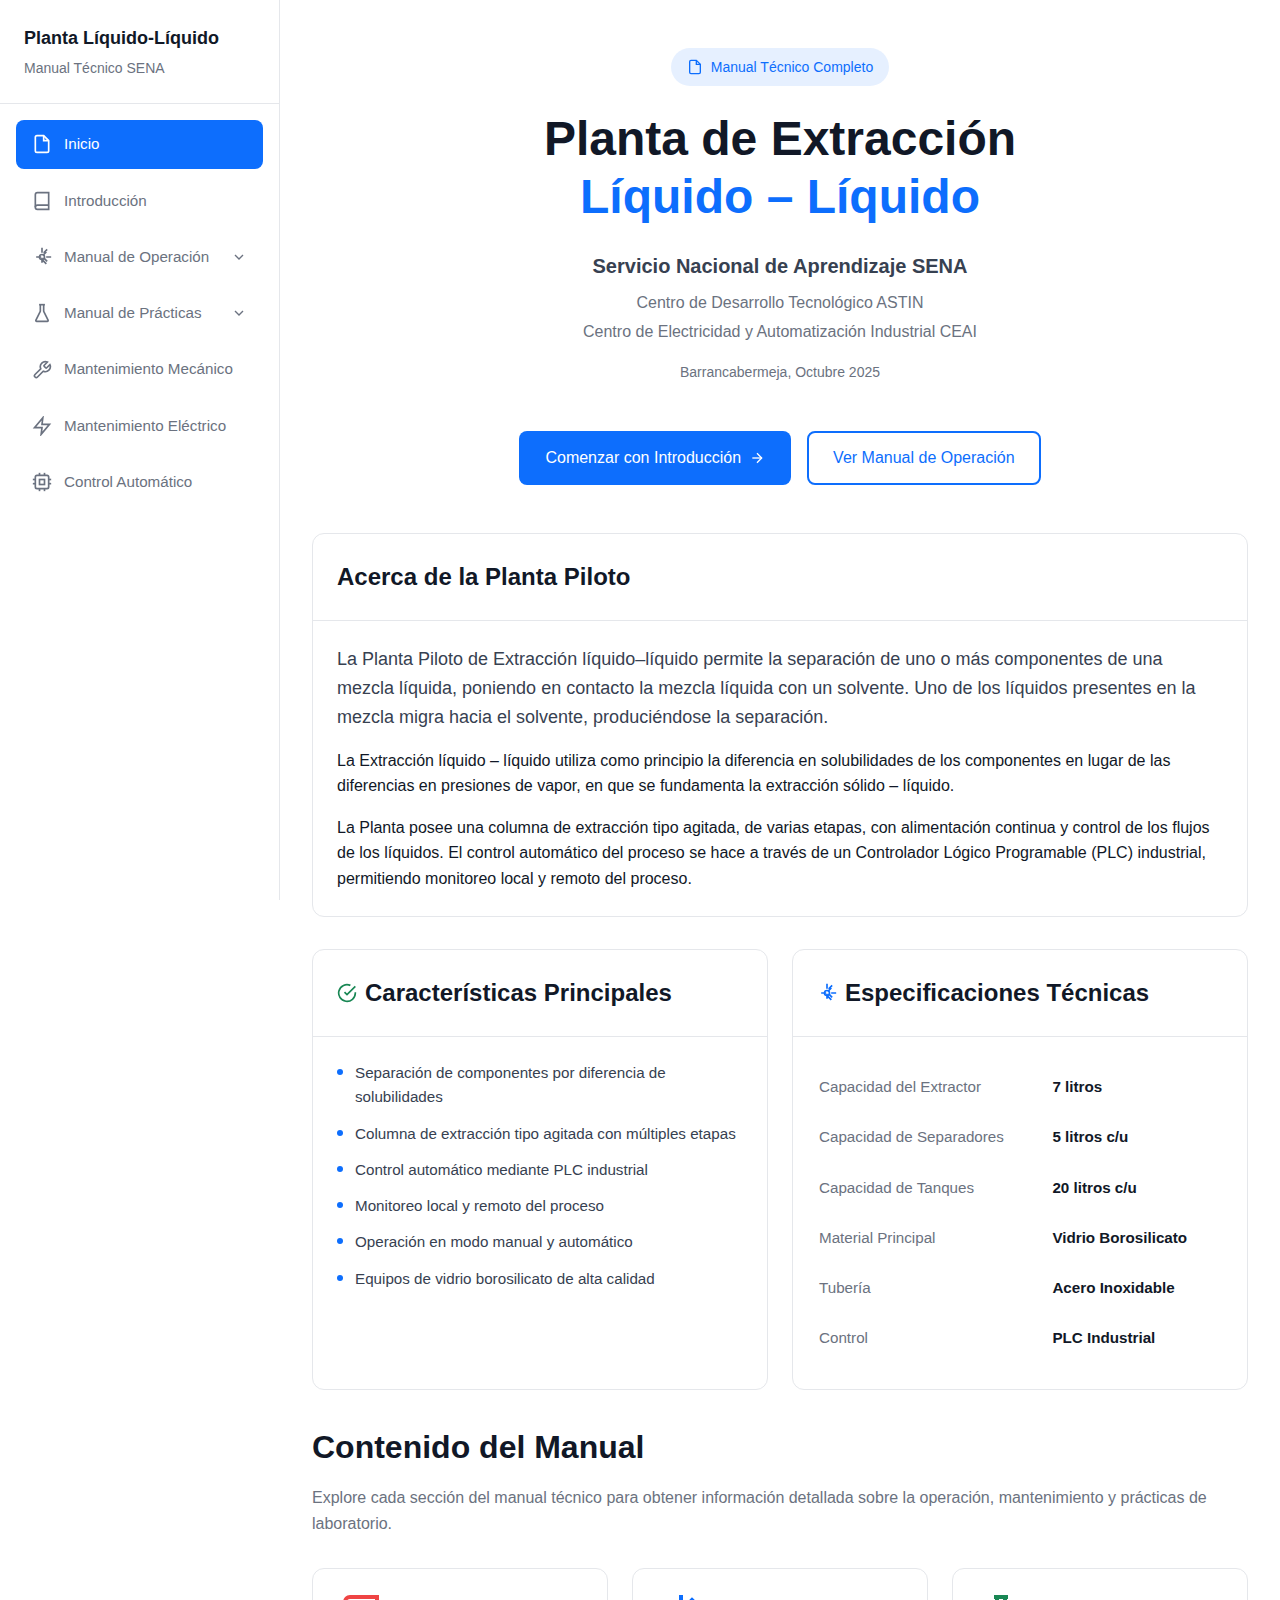
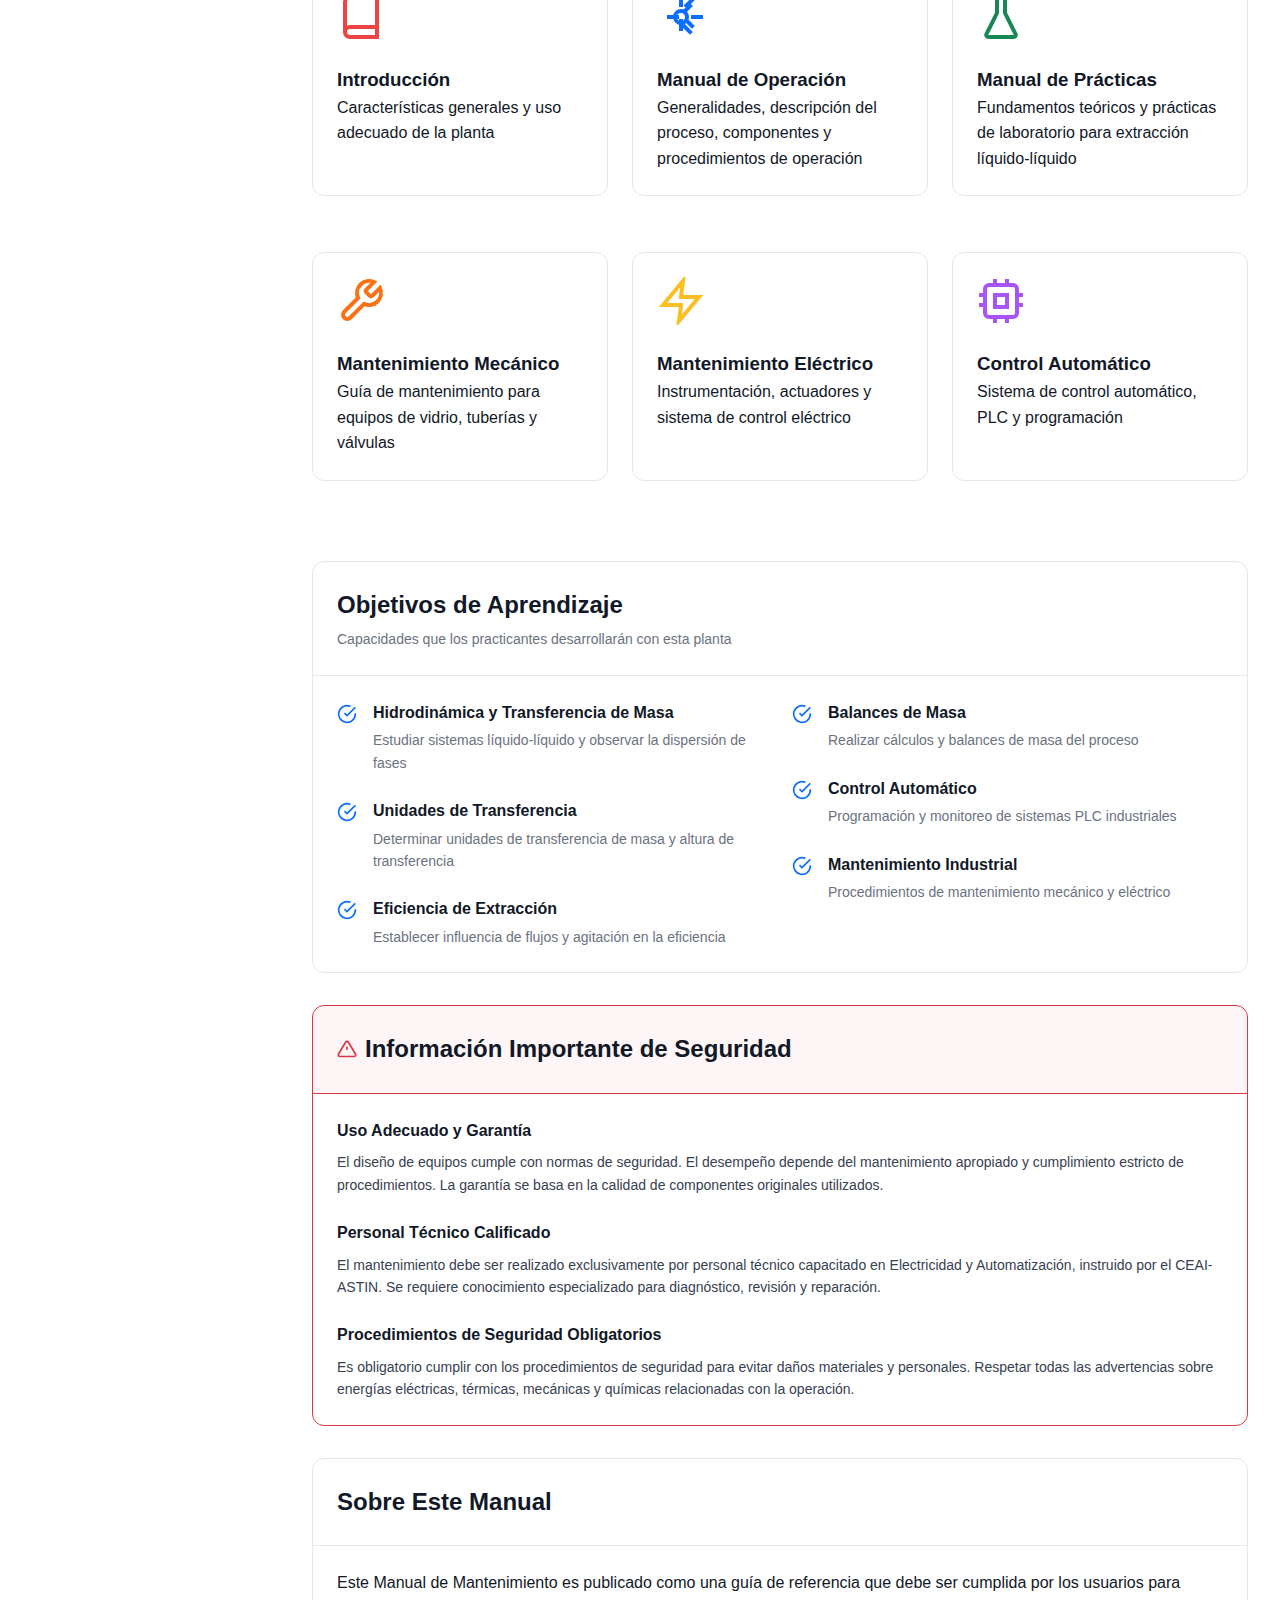
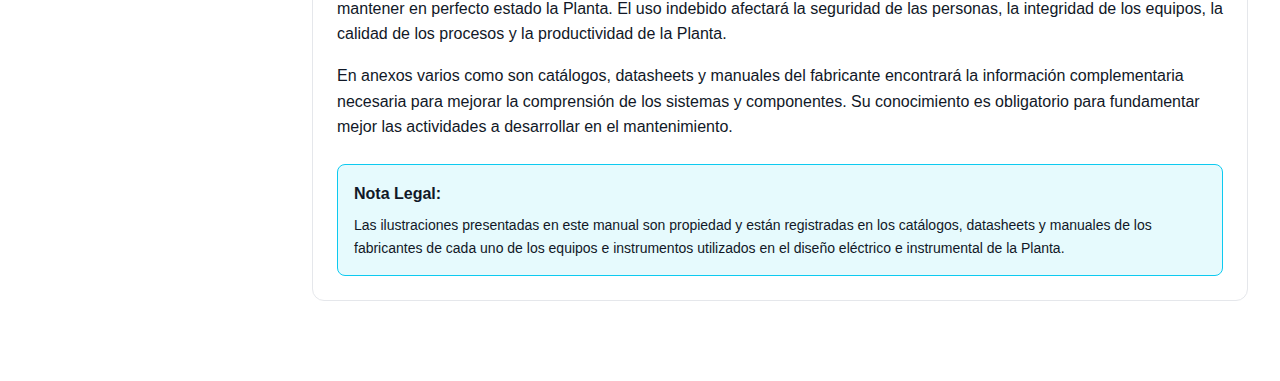
<file: index.html>
<!DOCTYPE html>
<html lang="es">
<head>
    <meta charset="UTF-8">
    <meta name="viewport" content="width=device-width, initial-scale=1.0">
    <title>Planta Líquido-Líquido | Manual Técnico SENA</title>
    <link rel="icon" href="logo.png" type="">
    <link rel="stylesheet" href="styles.css">
</head>
<body>
    <!-- Navigation Sidebar -->
    <nav class="sidebar" id="sidebar">
        <div class="sidebar-header">
            <h2>Planta Líquido-Líquido</h2>
            <p class="sidebar-subtitle">Manual Técnico SENA</p>
        </div>
        
        <ul class="nav-menu">
            <li>
                <a href="index.html" class="nav-link active">
                    <svg class="icon" viewBox="0 0 24 24"><path d="M14 2H6a2 2 0 0 0-2 2v16a2 2 0 0 0 2 2h12a2 2 0 0 0 2-2V8z"></path><polyline points="14 2 14 8 20 8"></polyline></svg>
                    <span>Inicio</span>
                </a>
            </li>
            <li>
                <a href="introduccion.html" class="nav-link">
                    <svg class="icon" viewBox="0 0 24 24"><path d="M4 19.5A2.5 2.5 0 0 1 6.5 17H20"></path><path d="M6.5 2H20v20H6.5A2.5 2.5 0 0 1 4 19.5v-15A2.5 2.5 0 0 1 6.5 2z"></path></svg>
                    <span>Introducción</span>
                </a>
            </li>
            <li>
                <a href="operacion.html" class="nav-link has-submenu">
                    <svg class="icon" viewBox="0 0 24 24"><circle cx="12" cy="12" r="3"></circle><path d="M12 1v6m0 6v6m5.2-13.2-4.2 4.2m0 6 4.2 4.2M23 12h-6m-6 0H5m13.2 5.2-4.2-4.2m0-6 4.2-4.2"></path></svg>
                    <span>Manual de Operación</span>
                    <svg class="chevron" viewBox="0 0 24 24"><polyline points="6 9 12 15 18 9"></polyline></svg>
                </a>
                <ul class="submenu">
                    <li><a href="operacion.html#generalidades">Generalidades</a></li>
                    <li><a href="operacion.html#descripcion">Descripción del Proceso</a></li>
                    <li><a href="operacion.html#componentes">Componentes</a></li>
                    <li><a href="operacion.html#instrumentacion">Instrumentación</a></li>
                    <li><a href="operacion.html#procedimientos">Procedimientos</a></li>
                </ul>
            </li>
            <li>
                <a href="practicas.html" class="nav-link has-submenu">
                    <svg class="icon" viewBox="0 0 24 24"><path d="M10 2v7.527a2 2 0 0 1-.211.896L4.72 20.55a1 1 0 0 0 .9 1.45h12.76a1 1 0 0 0 .9-1.45l-5.069-10.127A2 2 0 0 1 14 9.527V2"></path><path d="M8.5 2h7"></path></svg>
                    <span>Manual de Prácticas</span>
                    <svg class="chevron" viewBox="0 0 24 24"><polyline points="6 9 12 15 18 9"></polyline></svg>
                </a>
                <ul class="submenu">
                    <li><a href="practicas.html#fundamentos">Fundamentos Teóricos</a></li>
                    <li><a href="practicas.html#practica-01">Práctica 01</a></li>
                    <li><a href="practicas.html#practica-02">Práctica 02</a></li>
                    <li><a href="practicas.html#practica-03">Práctica 03</a></li>
                </ul>
            </li>
            <li>
                <a href="mantenimiento-mecanico.html" class="nav-link">
                    <svg class="icon" viewBox="0 0 24 24"><path d="M14.7 6.3a1 1 0 0 0 0 1.4l1.6 1.6a1 1 0 0 0 1.4 0l3.77-3.77a6 6 0 0 1-7.94 7.94l-6.91 6.91a2.12 2.12 0 0 1-3-3l6.91-6.91a6 6 0 0 1 7.94-7.94l-3.76 3.76z"></path></svg>
                    <span>Mantenimiento Mecánico</span>
                </a>
            </li>
            <li>
                <a href="mantenimiento-electrico.html" class="nav-link">
                    <svg class="icon" viewBox="0 0 24 24"><polygon points="13 2 3 14 12 14 11 22 21 10 12 10 13 2"></polygon></svg>
                    <span>Mantenimiento Eléctrico</span>
                </a>
            </li>
            <li>
                <a href="control-automatico.html" class="nav-link">
                    <svg class="icon" viewBox="0 0 24 24"><rect x="4" y="4" width="16" height="16" rx="2" ry="2"></rect><rect x="9" y="9" width="6" height="6"></rect><line x1="9" y1="1" x2="9" y2="4"></line><line x1="15" y1="1" x2="15" y2="4"></line><line x1="9" y1="20" x2="9" y2="23"></line><line x1="15" y1="20" x2="15" y2="23"></line><line x1="20" y1="9" x2="23" y2="9"></line><line x1="20" y1="14" x2="23" y2="14"></line><line x1="1" y1="9" x2="4" y2="9"></line><line x1="1" y1="14" x2="4" y2="14"></line></svg>
                    <span>Control Automático</span>
                </a>
            </li>
        </ul>
    </nav>

    <!-- Main Content -->
    <main class="main-content">
        <div class="container">
            <!-- Hero Section -->
            <header class="hero">
                <div class="badge">
                    <svg class="icon-sm" viewBox="0 0 24 24"><path d="M14 2H6a2 2 0 0 0-2 2v16a2 2 0 0 0 2 2h12a2 2 0 0 0 2-2V8z"></path><polyline points="14 2 14 8 20 8"></polyline></svg>
                    Manual Técnico Completo
                </div>
                <h1 class="hero-title">
                    Planta de Extracción<br>
                    <span class="text-primary">Líquido – Líquido</span>
                </h1>
                <div class="hero-subtitle">
                    <p class="lead"><strong>Servicio Nacional de Aprendizaje SENA</strong></p>
                    <p>Centro de Desarrollo Tecnológico ASTIN</p>
                    <p>Centro de Electricidad y Automatización Industrial CEAI</p>
                    <p class="date">Barrancabermeja, Octubre 2025</p>
                </div>
            </header>

            <!-- Quick Access Buttons -->
            <div class="btn-group">
                <a href="introduccion.html" class="btn btn-primary">
                    Comenzar con Introducción
                    <svg class="icon-sm" viewBox="0 0 24 24"><line x1="5" y1="12" x2="19" y2="12"></line><polyline points="12 5 19 12 12 19"></polyline></svg>
                </a>
                <a href="operacion.html" class="btn btn-outline">Ver Manual de Operación</a>
            </div>

            <!-- About Card -->
            <div class="card">
                <div class="card-header">
                    <h2>Acerca de la Planta Piloto</h2>
                </div>
                <div class="card-body">
                    <p class="lead">
                        La Planta Piloto de Extracción líquido–líquido permite la separación de uno o más componentes 
                        de una mezcla líquida, poniendo en contacto la mezcla líquida con un solvente. Uno de los líquidos 
                        presentes en la mezcla migra hacia el solvente, produciéndose la separación.
                    </p>
                    <p>
                        La Extracción líquido – líquido utiliza como principio la diferencia en solubilidades de los 
                        componentes en lugar de las diferencias en presiones de vapor, en que se fundamenta la 
                        extracción sólido – líquido.
                    </p>
                    <p>
                        La Planta posee una columna de extracción tipo agitada, de varias etapas, con alimentación 
                        continua y control de los flujos de los líquidos. El control automático del proceso se hace 
                        a través de un Controlador Lógico Programable (PLC) industrial, permitiendo monitoreo local 
                        y remoto del proceso.
                    </p>
                </div>
            </div>

            <!-- Features Grid -->
            <div class="grid grid-2">
                <div class="card">
                    <div class="card-header">
                        <h3>
                            <svg class="icon-sm icon-success" viewBox="0 0 24 24"><path d="M22 11.08V12a10 10 0 1 1-5.93-9.14"></path><polyline points="22 4 12 14.01 9 11.01"></polyline></svg>
                            Características Principales
                        </h3>
                    </div>
                    <div class="card-body">
                        <ul class="feature-list">
                            <li>Separación de componentes por diferencia de solubilidades</li>
                            <li>Columna de extracción tipo agitada con múltiples etapas</li>
                            <li>Control automático mediante PLC industrial</li>
                            <li>Monitoreo local y remoto del proceso</li>
                            <li>Operación en modo manual y automático</li>
                            <li>Equipos de vidrio borosilicato de alta calidad</li>
                        </ul>
                    </div>
                </div>

                <div class="card">
                    <div class="card-header">
                        <h3>
                            <svg class="icon-sm icon-primary" viewBox="0 0 24 24"><circle cx="12" cy="12" r="3"></circle><path d="M12 1v6m0 6v6m5.2-13.2-4.2 4.2m0 6 4.2 4.2M23 12h-6m-6 0H5m13.2 5.2-4.2-4.2m0-6 4.2-4.2"></path></svg>
                            Especificaciones Técnicas
                        </h3>
                    </div>
                    <div class="card-body">
                        <table class="specs-table">
                            <tr>
                                <td>Capacidad del Extractor</td>
                                <td class="text-bold">7 litros</td>
                            </tr>
                            <tr>
                                <td>Capacidad de Separadores</td>
                                <td class="text-bold">5 litros c/u</td>
                            </tr>
                            <tr>
                                <td>Capacidad de Tanques</td>
                                <td class="text-bold">20 litros c/u</td>
                            </tr>
                            <tr>
                                <td>Material Principal</td>
                                <td class="text-bold">Vidrio Borosilicato</td>
                            </tr>
                            <tr>
                                <td>Tubería</td>
                                <td class="text-bold">Acero Inoxidable</td>
                            </tr>
                            <tr>
                                <td>Control</td>
                                <td class="text-bold">PLC Industrial</td>
                            </tr>
                        </table>
                    </div>
                </div>
            </div>

            <!-- Manual Content -->
            <section class="manual-content">
                <h2>Contenido del Manual</h2>
                <p class="section-subtitle">
                    Explore cada sección del manual técnico para obtener información detallada sobre la operación, 
                    mantenimiento y prácticas de laboratorio.
                </p>
                <div class="grid grid-3">
                    <a href="introduccion.html" class="card card-hover">
                        <div class="card-body">
                            <div class="icon-wrapper icon-red">
                                <svg class="icon-lg" viewBox="0 0 24 24"><path d="M4 19.5A2.5 2.5 0 0 1 6.5 17H20"></path><path d="M6.5 2H20v20H6.5A2.5 2.5 0 0 1 4 19.5v-15A2.5 2.5 0 0 1 6.5 2z"></path></svg>
                            </div>
                            <h3>Introducción</h3>
                            <p>Características generales y uso adecuado de la planta</p>
                        </div>
                    </a>

                    <a href="operacion.html" class="card card-hover">
                        <div class="card-body">
                            <div class="icon-wrapper icon-blue">
                                <svg class="icon-lg" viewBox="0 0 24 24"><circle cx="12" cy="12" r="3"></circle><path d="M12 1v6m0 6v6m5.2-13.2-4.2 4.2m0 6 4.2 4.2M23 12h-6m-6 0H5m13.2 5.2-4.2-4.2m0-6 4.2-4.2"></path></svg>
                            </div>
                            <h3>Manual de Operación</h3>
                            <p>Generalidades, descripción del proceso, componentes y procedimientos de operación</p>
                        </div>
                    </a>

                    <a href="practicas.html" class="card card-hover">
                        <div class="card-body">
                            <div class="icon-wrapper icon-green">
                                <svg class="icon-lg" viewBox="0 0 24 24"><path d="M10 2v7.527a2 2 0 0 1-.211.896L4.72 20.55a1 1 0 0 0 .9 1.45h12.76a1 1 0 0 0 .9-1.45l-5.069-10.127A2 2 0 0 1 14 9.527V2"></path><path d="M8.5 2h7"></path></svg>
                            </div>
                            <h3>Manual de Prácticas</h3>
                            <p>Fundamentos teóricos y prácticas de laboratorio para extracción líquido-líquido</p>
                        </div>
                    </a>

                    <a href="mantenimiento-mecanico.html" class="card card-hover">
                        <div class="card-body">
                            <div class="icon-wrapper icon-orange">
                                <svg class="icon-lg" viewBox="0 0 24 24"><path d="M14.7 6.3a1 1 0 0 0 0 1.4l1.6 1.6a1 1 0 0 0 1.4 0l3.77-3.77a6 6 0 0 1-7.94 7.94l-6.91 6.91a2.12 2.12 0 0 1-3-3l6.91-6.91a6 6 0 0 1 7.94-7.94l-3.76 3.76z"></path></svg>
                            </div>
                            <h3>Mantenimiento Mecánico</h3>
                            <p>Guía de mantenimiento para equipos de vidrio, tuberías y válvulas</p>
                        </div>
                    </a>

                    <a href="mantenimiento-electrico.html" class="card card-hover">
                        <div class="card-body">
                            <div class="icon-wrapper icon-yellow">
                                <svg class="icon-lg" viewBox="0 0 24 24"><polygon points="13 2 3 14 12 14 11 22 21 10 12 10 13 2"></polygon></svg>
                            </div>
                            <h3>Mantenimiento Eléctrico</h3>
                            <p>Instrumentación, actuadores y sistema de control eléctrico</p>
                        </div>
                    </a>

                    <a href="control-automatico.html" class="card card-hover">
                        <div class="card-body">
                            <div class="icon-wrapper icon-purple">
                                <svg class="icon-lg" viewBox="0 0 24 24"><rect x="4" y="4" width="16" height="16" rx="2" ry="2"></rect><rect x="9" y="9" width="6" height="6"></rect><line x1="9" y1="1" x2="9" y2="4"></line><line x1="15" y1="1" x2="15" y2="4"></line><line x1="9" y1="20" x2="9" y2="23"></line><line x1="15" y1="20" x2="15" y2="23"></line><line x1="20" y1="9" x2="23" y2="9"></line><line x1="20" y1="14" x2="23" y2="14"></line><line x1="1" y1="9" x2="4" y2="9"></line><line x1="1" y1="14" x2="4" y2="14"></line></svg>
                            </div>
                            <h3>Control Automático</h3>
                            <p>Sistema de control automático, PLC y programación</p>
                        </div>
                    </a>
                </div>
            </section>

            <!-- Learning Objectives -->
            <div class="card">
                <div class="card-header">
                    <h2>Objetivos de Aprendizaje</h2>
                    <p class="card-subtitle">Capacidades que los practicantes desarrollarán con esta planta</p>
                </div>
                <div class="card-body">
                    <div class="grid grid-2">
                        <div class="objectives-list">
                            <div class="objective-item">
                                <svg class="icon-sm icon-primary" viewBox="0 0 24 24"><path d="M22 11.08V12a10 10 0 1 1-5.93-9.14"></path><polyline points="22 4 12 14.01 9 11.01"></polyline></svg>
                                <div>
                                    <h4>Hidrodinámica y Transferencia de Masa</h4>
                                    <p>Estudiar sistemas líquido-líquido y observar la dispersión de fases</p>
                                </div>
                            </div>
                            <div class="objective-item">
                                <svg class="icon-sm icon-primary" viewBox="0 0 24 24"><path d="M22 11.08V12a10 10 0 1 1-5.93-9.14"></path><polyline points="22 4 12 14.01 9 11.01"></polyline></svg>
                                <div>
                                    <h4>Unidades de Transferencia</h4>
                                    <p>Determinar unidades de transferencia de masa y altura de transferencia</p>
                                </div>
                            </div>
                            <div class="objective-item">
                                <svg class="icon-sm icon-primary" viewBox="0 0 24 24"><path d="M22 11.08V12a10 10 0 1 1-5.93-9.14"></path><polyline points="22 4 12 14.01 9 11.01"></polyline></svg>
                                <div>
                                    <h4>Eficiencia de Extracción</h4>
                                    <p>Establecer influencia de flujos y agitación en la eficiencia</p>
                                </div>
                            </div>
                        </div>
                        <div class="objectives-list">
                            <div class="objective-item">
                                <svg class="icon-sm icon-primary" viewBox="0 0 24 24"><path d="M22 11.08V12a10 10 0 1 1-5.93-9.14"></path><polyline points="22 4 12 14.01 9 11.01"></polyline></svg>
                                <div>
                                    <h4>Balances de Masa</h4>
                                    <p>Realizar cálculos y balances de masa del proceso</p>
                                </div>
                            </div>
                            <div class="objective-item">
                                <svg class="icon-sm icon-primary" viewBox="0 0 24 24"><path d="M22 11.08V12a10 10 0 1 1-5.93-9.14"></path><polyline points="22 4 12 14.01 9 11.01"></polyline></svg>
                                <div>
                                    <h4>Control Automático</h4>
                                    <p>Programación y monitoreo de sistemas PLC industriales</p>
                                </div>
                            </div>
                            <div class="objective-item">
                                <svg class="icon-sm icon-primary" viewBox="0 0 24 24"><path d="M22 11.08V12a10 10 0 1 1-5.93-9.14"></path><polyline points="22 4 12 14.01 9 11.01"></polyline></svg>
                                <div>
                                    <h4>Mantenimiento Industrial</h4>
                                    <p>Procedimientos de mantenimiento mecánico y eléctrico</p>
                                </div>
                            </div>
                        </div>
                    </div>
                </div>
            </div>

            <!-- Safety Information -->
            <div class="card card-danger">
                <div class="card-header">
                    <h2>
                        <svg class="icon-sm icon-danger" viewBox="0 0 24 24"><path d="M10.29 3.86L1.82 18a2 2 0 0 0 1.71 3h16.94a2 2 0 0 0 1.71-3L13.71 3.86a2 2 0 0 0-3.42 0z"></path><line x1="12" y1="9" x2="12" y2="13"></line><line x1="12" y1="17" x2="12.01" y2="17"></line></svg>
                        Información Importante de Seguridad
                    </h2>
                </div>
                <div class="card-body">
                    <div class="safety-item">
                        <h4>Uso Adecuado y Garantía</h4>
                        <p>
                            El diseño de equipos cumple con normas de seguridad. El desempeño depende del 
                            mantenimiento apropiado y cumplimiento estricto de procedimientos. La garantía se basa 
                            en la calidad de componentes originales utilizados.
                        </p>
                    </div>
                    <div class="safety-item">
                        <h4>Personal Técnico Calificado</h4>
                        <p>
                            El mantenimiento debe ser realizado exclusivamente por personal técnico capacitado en 
                            Electricidad y Automatización, instruido por el CEAI-ASTIN. Se requiere conocimiento 
                            especializado para diagnóstico, revisión y reparación.
                        </p>
                    </div>
                    <div class="safety-item">
                        <h4>Procedimientos de Seguridad Obligatorios</h4>
                        <p>
                            Es obligatorio cumplir con los procedimientos de seguridad para evitar daños materiales 
                            y personales. Respetar todas las advertencias sobre energías eléctricas, térmicas, mecánicas 
                            y químicas relacionadas con la operación.
                        </p>
                    </div>
                </div>
            </div>

            <!-- About Manual -->
            <div class="card">
                <div class="card-header">
                    <h2>Sobre Este Manual</h2>
                </div>
                <div class="card-body">
                    <p>
                        Este Manual de Mantenimiento es publicado como una guía de referencia que debe ser cumplida 
                        por los usuarios para mantener en perfecto estado la Planta. El uso indebido afectará la 
                        seguridad de las personas, la integridad de los equipos, la calidad de los procesos y la 
                        productividad de la Planta.
                    </p>
                    <p>
                        En anexos varios como son catálogos, datasheets y manuales del fabricante encontrará la 
                        información complementaria necesaria para mejorar la comprensión de los sistemas y componentes. 
                        Su conocimiento es obligatorio para fundamentar mejor las actividades a desarrollar en el 
                        mantenimiento.
                    </p>
                    <div class="alert alert-info">
                        <strong>Nota Legal:</strong>
                        <p>
                            Las ilustraciones presentadas en este manual son propiedad y están registradas en los 
                            catálogos, datasheets y manuales de los fabricantes de cada uno de los equipos e 
                            instrumentos utilizados en el diseño eléctrico e instrumental de la Planta.
                        </p>
                    </div>
                </div>
            </div>
        </div>
    </main>

    <!-- Back to Top Button -->
    <button class="back-to-top" id="backToTop" aria-label="Volver arriba">
        <svg viewBox="0 0 24 24"><line x1="12" y1="19" x2="12" y2="5"></line><polyline points="5 12 12 5 19 12"></polyline></svg>
    </button>

    <script src="script.js"></script>
</body>
</html>
</file>
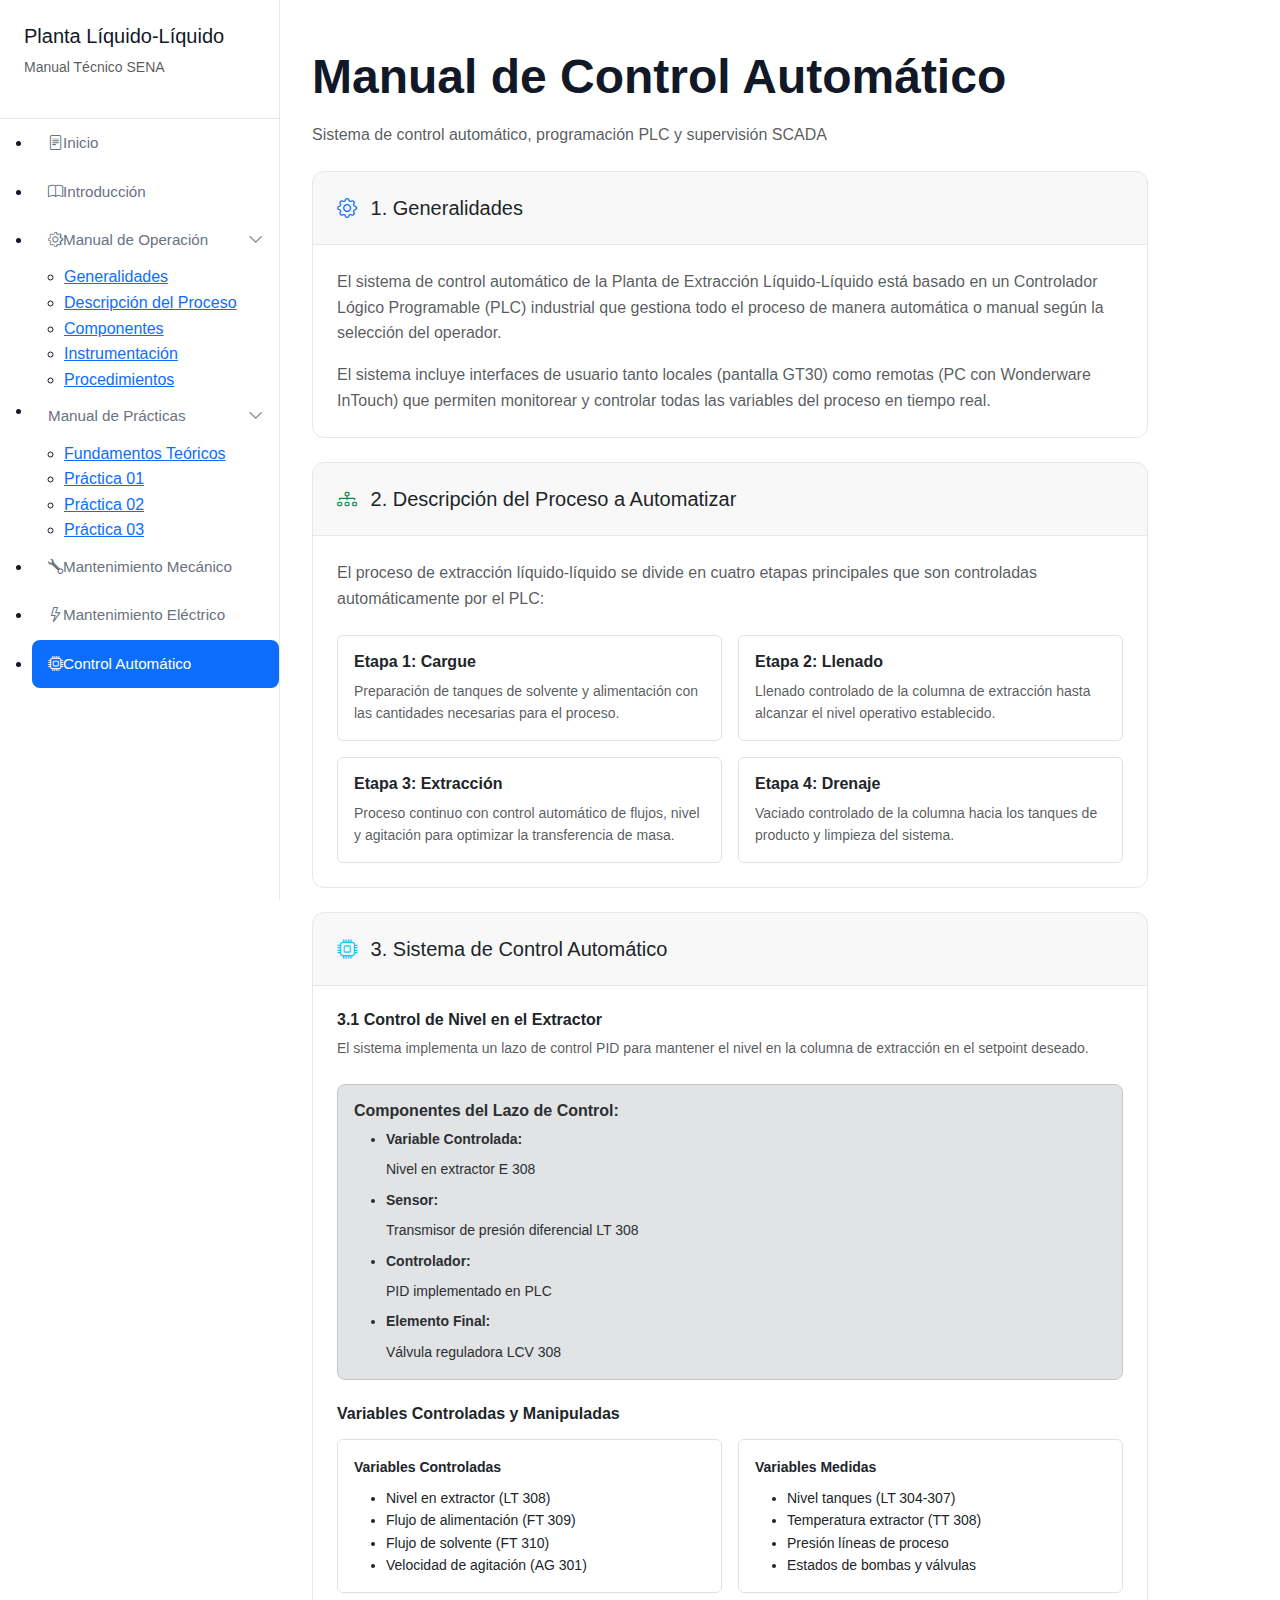
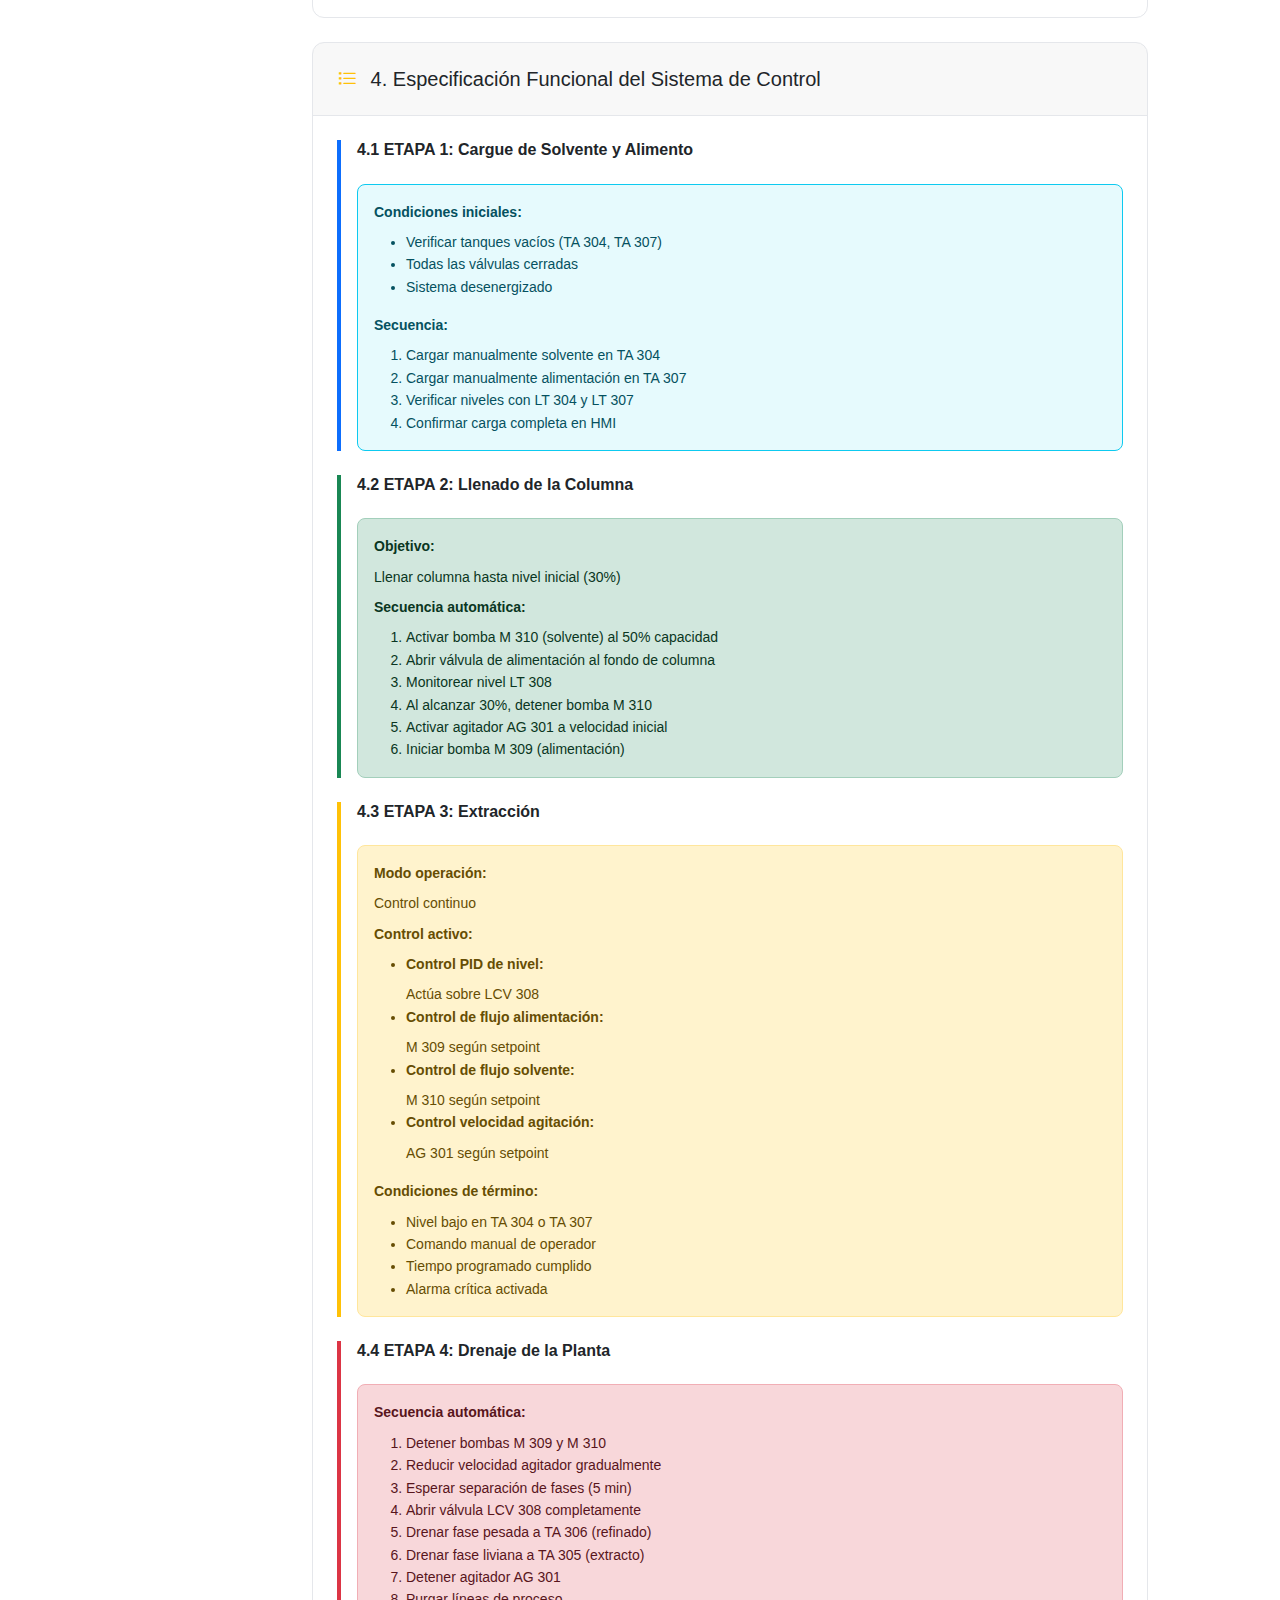
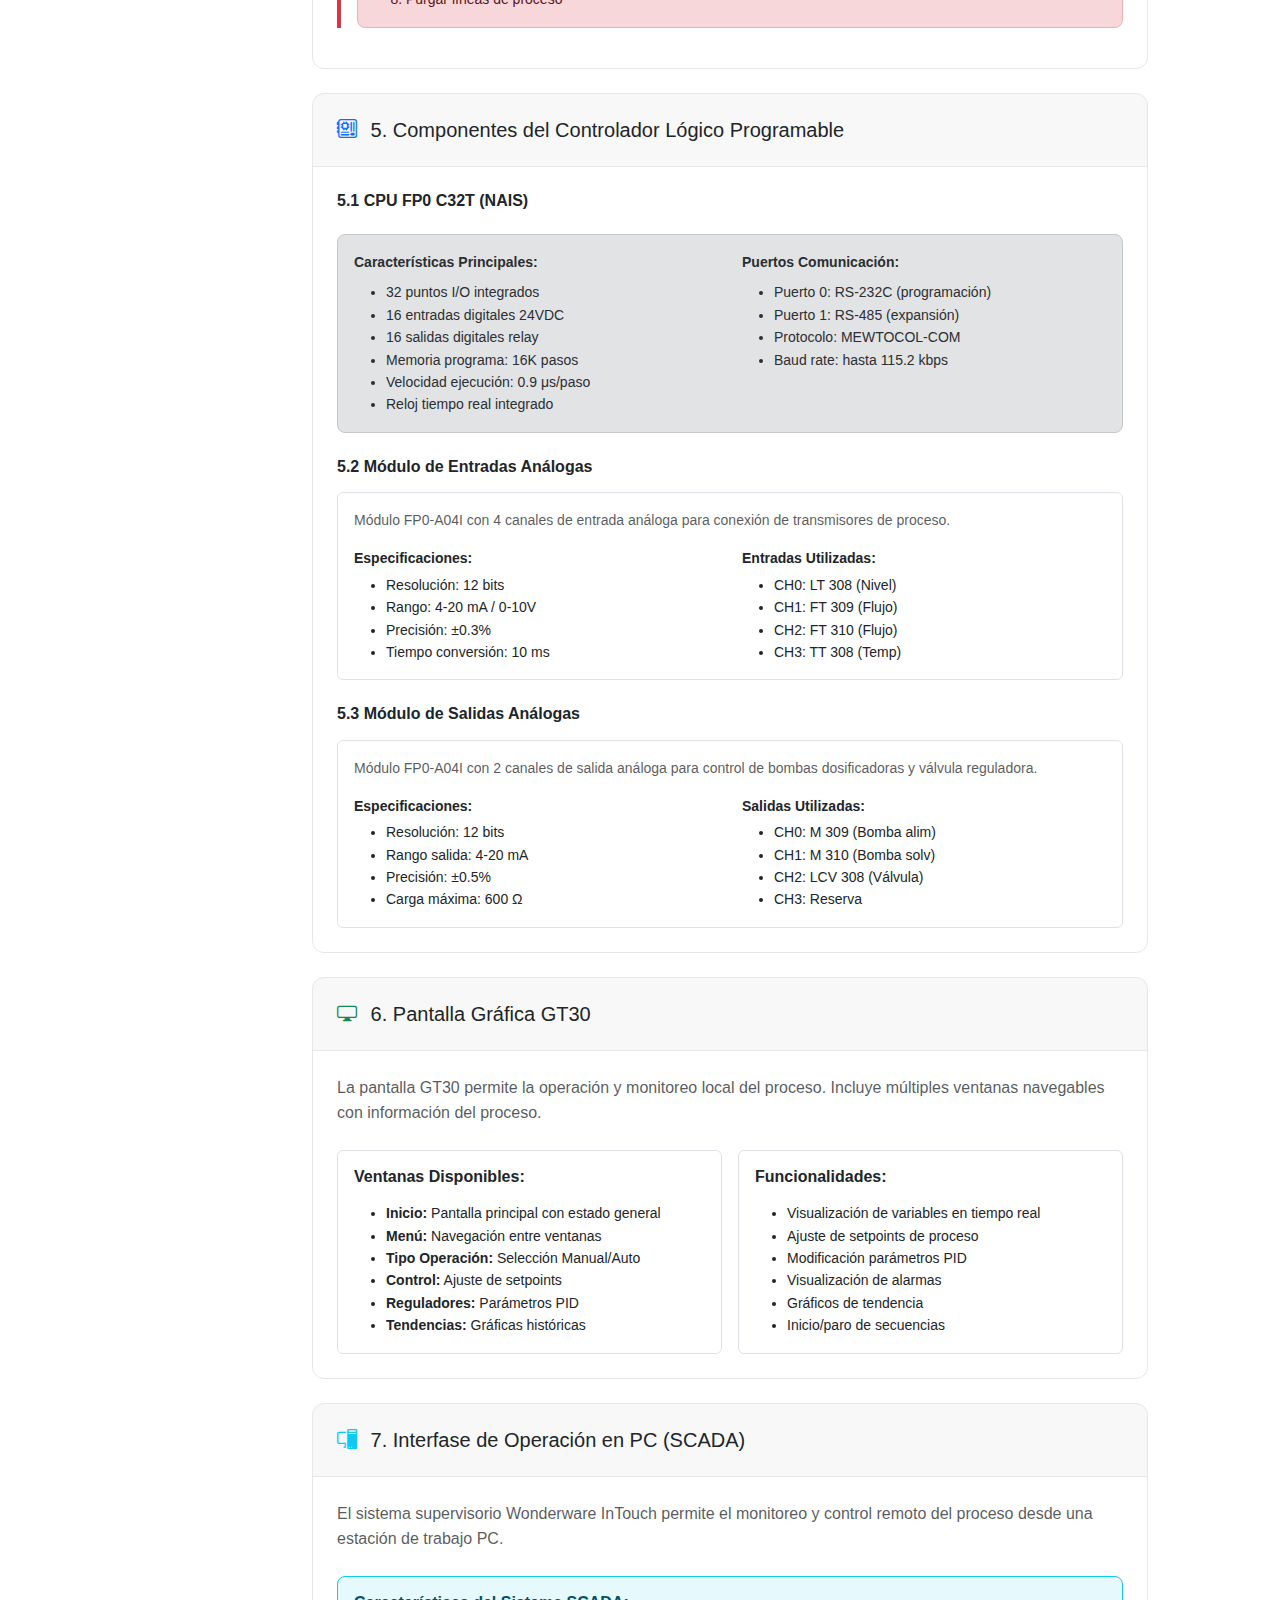
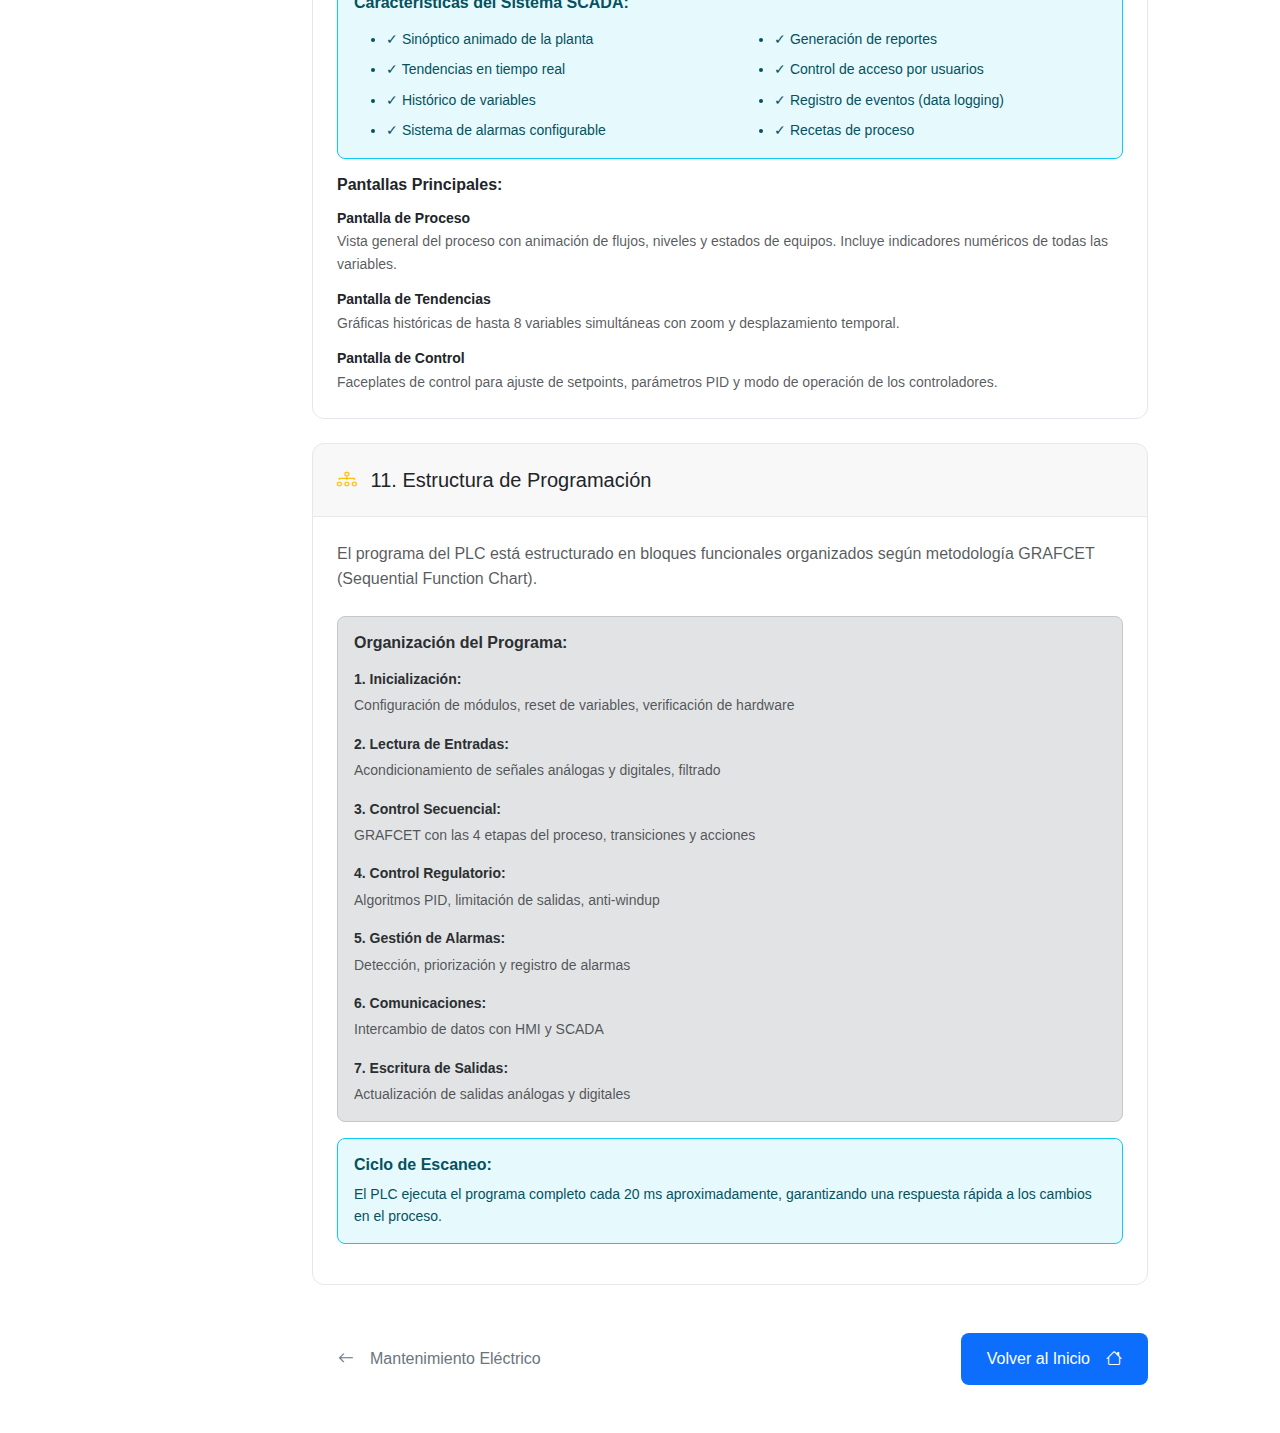
<file: control-automatico.html>
<!DOCTYPE html>
<html lang="es">
<head>
    <meta charset="UTF-8">
    <meta name="viewport" content="width=device-width, initial-scale=1.0">
    <title>Control Automático | Manual Técnico SENA</title>
    
    <!-- Bootstrap CSS -->
    <link href="https://cdn.jsdelivr.net/npm/bootstrap@5.3.2/dist/css/bootstrap.min.css" rel="stylesheet">
    <!-- Bootstrap Icons -->
    <link rel="stylesheet" href="https://cdn.jsdelivr.net/npm/bootstrap-icons@1.11.1/font/bootstrap-icons.css">
    <!-- Custom CSS -->
    <link rel="stylesheet" href="styles.css">
</head>
<body>
    <!-- Navigation Sidebar -->
    <div class="d-flex">
        <nav id="sidebar" class="sidebar">
            <div class="sidebar-header">
                <h5>Planta Líquido-Líquido</h5>
                <p class="text-muted small">Manual Técnico SENA</p>
            </div>
            
            <ul class="nav-items">
                <li><a href="index.html" class="nav-link"><i class="bi bi-file-text"></i> Inicio</a></li>
                <li><a href="introduccion.html" class="nav-link"><i class="bi bi-book"></i> Introducción</a></li>
                <li>
                    <a href="operacion.html" class="nav-link"><i class="bi bi-gear"></i> Manual de Operación <i class="bi bi-chevron-down ms-auto"></i></a>
                    <ul class="sub-menu">
                        <li><a href="operacion.html#generalidades">Generalidades</a></li>
                        <li><a href="operacion.html#descripcion">Descripción del Proceso</a></li>
                        <li><a href="operacion.html#componentes">Componentes</a></li>
                        <li><a href="operacion.html#instrumentacion">Instrumentación</a></li>
                        <li><a href="operacion.html#procedimientos">Procedimientos</a></li>
                    </ul>
                </li>
                <li>
                    <a href="practicas.html" class="nav-link"><i class="bi bi-flask"></i> Manual de Prácticas <i class="bi bi-chevron-down ms-auto"></i></a>
                    <ul class="sub-menu">
                        <li><a href="practicas.html#fundamentos">Fundamentos Teóricos</a></li>
                        <li><a href="practicas.html#practica-01">Práctica 01</a></li>
                        <li><a href="practicas.html#practica-02">Práctica 02</a></li>
                        <li><a href="practicas.html#practica-03">Práctica 03</a></li>
                    </ul>
                </li>
                <li><a href="mantenimiento-mecanico.html" class="nav-link"><i class="bi bi-wrench"></i> Mantenimiento Mecánico</a></li>
                <li><a href="mantenimiento-electrico.html" class="nav-link"><i class="bi bi-lightning"></i> Mantenimiento Eléctrico</a></li>
                <li><a href="control-automatico.html" class="nav-link active"><i class="bi bi-cpu"></i> Control Automático</a></li>
            </ul>
        </nav>

        <!-- Main Content -->
        <main class="main-content">
            <div class="container py-5" style="max-width: 900px;">
                <div class="mb-4">
                    <h1 class="display-5 fw-bold mb-3">Manual de Control Automático</h1>
                    <p class="text-muted">
                        Sistema de control automático, programación PLC y supervisión SCADA
                    </p>
                </div>

                <!-- Generalidades -->
                <div class="card mb-4">
                    <div class="card-header">
                        <h5 class="card-title mb-0">
                            <i class="bi bi-gear text-primary me-2"></i>
                            1. Generalidades
                        </h5>
                    </div>
                    <div class="card-body">
                        <p class="text-muted">
                            El sistema de control automático de la Planta de Extracción Líquido-Líquido está basado 
                            en un Controlador Lógico Programable (PLC) industrial que gestiona todo el proceso de manera 
                            automática o manual según la selección del operador.
                        </p>
                        <p class="text-muted">
                            El sistema incluye interfaces de usuario tanto locales (pantalla GT30) como remotas (PC con 
                            Wonderware InTouch) que permiten monitorear y controlar todas las variables del proceso en 
                            tiempo real.
                        </p>
                    </div>
                </div>

                <!-- Descripción del Proceso -->
                <div class="card mb-4">
                    <div class="card-header">
                        <h5 class="card-title mb-0">
                            <i class="bi bi-diagram-3 text-success me-2"></i>
                            2. Descripción del Proceso a Automatizar
                        </h5>
                    </div>
                    <div class="card-body">
                        <p class="text-muted mb-4">
                            El proceso de extracción líquido-líquido se divide en cuatro etapas principales que son 
                            controladas automáticamente por el PLC:
                        </p>

                        <div class="row g-3">
                            <div class="col-md-6">
                                <div class="border rounded p-3 h-100">
                                    <h6 class="fw-bold mb-2">Etapa 1: Cargue</h6>
                                    <p class="small text-muted mb-0">
                                        Preparación de tanques de solvente y alimentación con las cantidades necesarias 
                                        para el proceso.
                                    </p>
                                </div>
                            </div>

                            <div class="col-md-6">
                                <div class="border rounded p-3 h-100">
                                    <h6 class="fw-bold mb-2">Etapa 2: Llenado</h6>
                                    <p class="small text-muted mb-0">
                                        Llenado controlado de la columna de extracción hasta alcanzar el nivel operativo 
                                        establecido.
                                    </p>
                                </div>
                            </div>

                            <div class="col-md-6">
                                <div class="border rounded p-3 h-100">
                                    <h6 class="fw-bold mb-2">Etapa 3: Extracción</h6>
                                    <p class="small text-muted mb-0">
                                        Proceso continuo con control automático de flujos, nivel y agitación para 
                                        optimizar la transferencia de masa.
                                    </p>
                                </div>
                            </div>

                            <div class="col-md-6">
                                <div class="border rounded p-3 h-100">
                                    <h6 class="fw-bold mb-2">Etapa 4: Drenaje</h6>
                                    <p class="small text-muted mb-0">
                                        Vaciado controlado de la columna hacia los tanques de producto y limpieza 
                                        del sistema.
                                    </p>
                                </div>
                            </div>
                        </div>
                    </div>
                </div>

                <!-- Sistema de Control -->
                <div class="card mb-4">
                    <div class="card-header">
                        <h5 class="card-title mb-0">
                            <i class="bi bi-cpu text-info me-2"></i>
                            3. Sistema de Control Automático
                        </h5>
                    </div>
                    <div class="card-body">
                        <div class="mb-4">
                            <h6 class="fw-bold">3.1 Control de Nivel en el Extractor</h6>
                            <p class="small text-muted mb-3">
                                El sistema implementa un lazo de control PID para mantener el nivel en la columna 
                                de extracción en el setpoint deseado.
                            </p>
                            
                            <div class="alert alert-secondary">
                                <h6 class="fw-bold mb-2">Componentes del Lazo de Control:</h6>
                                <ul class="small mb-0">
                                    <li class="mb-2"><strong>Variable Controlada:</strong> Nivel en extractor E 308</li>
                                    <li class="mb-2"><strong>Sensor:</strong> Transmisor de presión diferencial LT 308</li>
                                    <li class="mb-2"><strong>Controlador:</strong> PID implementado en PLC</li>
                                    <li><strong>Elemento Final:</strong> Válvula reguladora LCV 308</li>
                                </ul>
                            </div>
                        </div>

                        <div>
                            <h6 class="fw-bold mb-3">Variables Controladas y Manipuladas</h6>
                            <div class="row g-3">
                                <div class="col-md-6">
                                    <div class="border rounded p-3 h-100">
                                        <p class="fw-bold small mb-2">Variables Controladas</p>
                                        <ul class="small mb-0">
                                            <li>Nivel en extractor (LT 308)</li>
                                            <li>Flujo de alimentación (FT 309)</li>
                                            <li>Flujo de solvente (FT 310)</li>
                                            <li>Velocidad de agitación (AG 301)</li>
                                        </ul>
                                    </div>
                                </div>

                                <div class="col-md-6">
                                    <div class="border rounded p-3 h-100">
                                        <p class="fw-bold small mb-2">Variables Medidas</p>
                                        <ul class="small mb-0">
                                            <li>Nivel tanques (LT 304-307)</li>
                                            <li>Temperatura extractor (TT 308)</li>
                                            <li>Presión líneas de proceso</li>
                                            <li>Estados de bombas y válvulas</li>
                                        </ul>
                                    </div>
                                </div>
                            </div>
                        </div>
                    </div>
                </div>

                <!-- Especificación Funcional -->
                <div class="card mb-4">
                    <div class="card-header">
                        <h5 class="card-title mb-0">
                            <i class="bi bi-list-task text-warning me-2"></i>
                            4. Especificación Funcional del Sistema de Control
                        </h5>
                    </div>
                    <div class="card-body">
                        <div class="mb-4 border-start border-primary border-4 ps-3">
                            <h6 class="fw-bold mb-2">4.1 ETAPA 1: Cargue de Solvente y Alimento</h6>
                            <div class="alert alert-info bg-opacity-10">
                                <p class="small mb-2"><strong>Condiciones iniciales:</strong></p>
                                <ul class="small mb-3">
                                    <li>Verificar tanques vacíos (TA 304, TA 307)</li>
                                    <li>Todas las válvulas cerradas</li>
                                    <li>Sistema desenergizado</li>
                                </ul>
                                <p class="small mb-2"><strong>Secuencia:</strong></p>
                                <ol class="small mb-0">
                                    <li>Cargar manualmente solvente en TA 304</li>
                                    <li>Cargar manualmente alimentación en TA 307</li>
                                    <li>Verificar niveles con LT 304 y LT 307</li>
                                    <li>Confirmar carga completa en HMI</li>
                                </ol>
                            </div>
                        </div>

                        <div class="mb-4 border-start border-success border-4 ps-3">
                            <h6 class="fw-bold mb-2">4.2 ETAPA 2: Llenado de la Columna</h6>
                            <div class="alert alert-success bg-opacity-10">
                                <p class="small mb-2"><strong>Objetivo:</strong> Llenar columna hasta nivel inicial (30%)</p>
                                <p class="small mb-2"><strong>Secuencia automática:</strong></p>
                                <ol class="small mb-0">
                                    <li>Activar bomba M 310 (solvente) al 50% capacidad</li>
                                    <li>Abrir válvula de alimentación al fondo de columna</li>
                                    <li>Monitorear nivel LT 308</li>
                                    <li>Al alcanzar 30%, detener bomba M 310</li>
                                    <li>Activar agitador AG 301 a velocidad inicial</li>
                                    <li>Iniciar bomba M 309 (alimentación)</li>
                                </ol>
                            </div>
                        </div>

                        <div class="mb-4 border-start border-warning border-4 ps-3">
                            <h6 class="fw-bold mb-2">4.3 ETAPA 3: Extracción</h6>
                            <div class="alert alert-warning bg-opacity-10">
                                <p class="small mb-2"><strong>Modo operación:</strong> Control continuo</p>
                                <p class="small mb-2"><strong>Control activo:</strong></p>
                                <ul class="small mb-3">
                                    <li><strong>Control PID de nivel:</strong> Actúa sobre LCV 308</li>
                                    <li><strong>Control de flujo alimentación:</strong> M 309 según setpoint</li>
                                    <li><strong>Control de flujo solvente:</strong> M 310 según setpoint</li>
                                    <li><strong>Control velocidad agitación:</strong> AG 301 según setpoint</li>
                                </ul>
                                <p class="small mb-2"><strong>Condiciones de término:</strong></p>
                                <ul class="small mb-0">
                                    <li>Nivel bajo en TA 304 o TA 307</li>
                                    <li>Comando manual de operador</li>
                                    <li>Tiempo programado cumplido</li>
                                    <li>Alarma crítica activada</li>
                                </ul>
                            </div>
                        </div>

                        <div class="border-start border-danger border-4 ps-3">
                            <h6 class="fw-bold mb-2">4.4 ETAPA 4: Drenaje de la Planta</h6>
                            <div class="alert alert-danger bg-opacity-10">
                                <p class="small mb-2"><strong>Secuencia automática:</strong></p>
                                <ol class="small mb-0">
                                    <li>Detener bombas M 309 y M 310</li>
                                    <li>Reducir velocidad agitador gradualmente</li>
                                    <li>Esperar separación de fases (5 min)</li>
                                    <li>Abrir válvula LCV 308 completamente</li>
                                    <li>Drenar fase pesada a TA 306 (refinado)</li>
                                    <li>Drenar fase liviana a TA 305 (extracto)</li>
                                    <li>Detener agitador AG 301</li>
                                    <li>Purgar líneas de proceso</li>
                                </ol>
                            </div>
                        </div>
                    </div>
                </div>

                <!-- Componentes del PLC -->
                <div class="card mb-4">
                    <div class="card-header">
                        <h5 class="card-title mb-0">
                            <i class="bi bi-motherboard text-primary me-2"></i>
                            5. Componentes del Controlador Lógico Programable
                        </h5>
                    </div>
                    <div class="card-body">
                        <div class="mb-4">
                            <h6 class="fw-bold mb-3">5.1 CPU FP0 C32T (NAIS)</h6>
                            <div class="alert alert-secondary">
                                <div class="row small">
                                    <div class="col-md-6">
                                        <p class="fw-bold mb-2">Características Principales:</p>
                                        <ul class="mb-0">
                                            <li>32 puntos I/O integrados</li>
                                            <li>16 entradas digitales 24VDC</li>
                                            <li>16 salidas digitales relay</li>
                                            <li>Memoria programa: 16K pasos</li>
                                            <li>Velocidad ejecución: 0.9 μs/paso</li>
                                            <li>Reloj tiempo real integrado</li>
                                        </ul>
                                    </div>
                                    <div class="col-md-6">
                                        <p class="fw-bold mb-2">Puertos Comunicación:</p>
                                        <ul class="mb-0">
                                            <li>Puerto 0: RS-232C (programación)</li>
                                            <li>Puerto 1: RS-485 (expansión)</li>
                                            <li>Protocolo: MEWTOCOL-COM</li>
                                            <li>Baud rate: hasta 115.2 kbps</li>
                                        </ul>
                                    </div>
                                </div>
                            </div>
                        </div>

                        <div class="mb-4">
                            <h6 class="fw-bold mb-3">5.2 Módulo de Entradas Análogas</h6>
                            <div class="border rounded p-3">
                                <p class="small text-muted mb-3">
                                    Módulo FP0-A04I con 4 canales de entrada análoga para conexión de transmisores 
                                    de proceso.
                                </p>
                                <div class="row small">
                                    <div class="col-6">
                                        <p class="fw-bold mb-1">Especificaciones:</p>
                                        <ul class="mb-0">
                                            <li>Resolución: 12 bits</li>
                                            <li>Rango: 4-20 mA / 0-10V</li>
                                            <li>Precisión: ±0.3%</li>
                                            <li>Tiempo conversión: 10 ms</li>
                                        </ul>
                                    </div>
                                    <div class="col-6">
                                        <p class="fw-bold mb-1">Entradas Utilizadas:</p>
                                        <ul class="mb-0">
                                            <li>CH0: LT 308 (Nivel)</li>
                                            <li>CH1: FT 309 (Flujo)</li>
                                            <li>CH2: FT 310 (Flujo)</li>
                                            <li>CH3: TT 308 (Temp)</li>
                                        </ul>
                                    </div>
                                </div>
                            </div>
                        </div>

                        <div>
                            <h6 class="fw-bold mb-3">5.3 Módulo de Salidas Análogas</h6>
                            <div class="border rounded p-3">
                                <p class="small text-muted mb-3">
                                    Módulo FP0-A04I con 2 canales de salida análoga para control de bombas 
                                    dosificadoras y válvula reguladora.
                                </p>
                                <div class="row small">
                                    <div class="col-6">
                                        <p class="fw-bold mb-1">Especificaciones:</p>
                                        <ul class="mb-0">
                                            <li>Resolución: 12 bits</li>
                                            <li>Rango salida: 4-20 mA</li>
                                            <li>Precisión: ±0.5%</li>
                                            <li>Carga máxima: 600 Ω</li>
                                        </ul>
                                    </div>
                                    <div class="col-6">
                                        <p class="fw-bold mb-1">Salidas Utilizadas:</p>
                                        <ul class="mb-0">
                                            <li>CH0: M 309 (Bomba alim)</li>
                                            <li>CH1: M 310 (Bomba solv)</li>
                                            <li>CH2: LCV 308 (Válvula)</li>
                                            <li>CH3: Reserva</li>
                                        </ul>
                                    </div>
                                </div>
                            </div>
                        </div>
                    </div>
                </div>

                <!-- Pantallas de Operación -->
                <div class="card mb-4">
                    <div class="card-header">
                        <h5 class="card-title mb-0">
                            <i class="bi bi-display text-success me-2"></i>
                            6. Pantalla Gráfica GT30
                        </h5>
                    </div>
                    <div class="card-body">
                        <p class="text-muted mb-4">
                            La pantalla GT30 permite la operación y monitoreo local del proceso. Incluye múltiples 
                            ventanas navegables con información del proceso.
                        </p>

                        <div class="row g-3">
                            <div class="col-md-6">
                                <div class="border rounded p-3 h-100">
                                    <h6 class="fw-bold mb-3">Ventanas Disponibles:</h6>
                                    <ul class="small mb-0">
                                        <li><strong>Inicio:</strong> Pantalla principal con estado general</li>
                                        <li><strong>Menú:</strong> Navegación entre ventanas</li>
                                        <li><strong>Tipo Operación:</strong> Selección Manual/Auto</li>
                                        <li><strong>Control:</strong> Ajuste de setpoints</li>
                                        <li><strong>Reguladores:</strong> Parámetros PID</li>
                                        <li><strong>Tendencias:</strong> Gráficas históricas</li>
                                    </ul>
                                </div>
                            </div>

                            <div class="col-md-6">
                                <div class="border rounded p-3 h-100">
                                    <h6 class="fw-bold mb-3">Funcionalidades:</h6>
                                    <ul class="small mb-0">
                                        <li>Visualización de variables en tiempo real</li>
                                        <li>Ajuste de setpoints de proceso</li>
                                        <li>Modificación parámetros PID</li>
                                        <li>Visualización de alarmas</li>
                                        <li>Gráficos de tendencia</li>
                                        <li>Inicio/paro de secuencias</li>
                                    </ul>
                                </div>
                            </div>
                        </div>
                    </div>
                </div>

                <!-- Sistema SCADA -->
                <div class="card mb-4">
                    <div class="card-header">
                        <h5 class="card-title mb-0">
                            <i class="bi bi-pc-display text-info me-2"></i>
                            7. Interfase de Operación en PC (SCADA)
                        </h5>
                    </div>
                    <div class="card-body">
                        <p class="text-muted mb-4">
                            El sistema supervisorio Wonderware InTouch permite el monitoreo y control remoto del 
                            proceso desde una estación de trabajo PC.
                        </p>

                        <div class="alert alert-info">
                            <h6 class="fw-bold mb-3">Características del Sistema SCADA:</h6>
                            <div class="row small">
                                <div class="col-md-6">
                                    <ul class="mb-0">
                                        <li class="mb-2">✓ Sinóptico animado de la planta</li>
                                        <li class="mb-2">✓ Tendencias en tiempo real</li>
                                        <li class="mb-2">✓ Histórico de variables</li>
                                        <li>✓ Sistema de alarmas configurable</li>
                                    </ul>
                                </div>
                                <div class="col-md-6">
                                    <ul class="mb-0">
                                        <li class="mb-2">✓ Generación de reportes</li>
                                        <li class="mb-2">✓ Control de acceso por usuarios</li>
                                        <li class="mb-2">✓ Registro de eventos (data logging)</li>
                                        <li>✓ Recetas de proceso</li>
                                    </ul>
                                </div>
                            </div>
                        </div>

                        <div>
                            <h6 class="fw-bold mb-3">Pantallas Principales:</h6>
                            <div class="mb-3 section-border">
                                <h6 class="small fw-bold mb-1">Pantalla de Proceso</h6>
                                <p class="small text-muted mb-0">
                                    Vista general del proceso con animación de flujos, niveles y estados de equipos. 
                                    Incluye indicadores numéricos de todas las variables.
                                </p>
                            </div>
                            <div class="mb-3 section-border">
                                <h6 class="small fw-bold mb-1">Pantalla de Tendencias</h6>
                                <p class="small text-muted mb-0">
                                    Gráficas históricas de hasta 8 variables simultáneas con zoom y desplazamiento temporal.
                                </p>
                            </div>
                            <div class="section-border">
                                <h6 class="small fw-bold mb-1">Pantalla de Control</h6>
                                <p class="small text-muted mb-0">
                                    Faceplates de control para ajuste de setpoints, parámetros PID y modo de operación 
                                    de los controladores.
                                </p>
                            </div>
                        </div>
                    </div>
                </div>

                <!-- Estructura de Programación -->
                <div class="card">
                    <div class="card-header">
                        <h5 class="card-title mb-0">
                            <i class="bi bi-diagram-3 text-warning me-2"></i>
                            11. Estructura de Programación
                        </h5>
                    </div>
                    <div class="card-body">
                        <p class="text-muted mb-4">
                            El programa del PLC está estructurado en bloques funcionales organizados según metodología 
                            GRAFCET (Sequential Function Chart).
                        </p>

                        <div class="alert alert-secondary">
                            <h6 class="fw-bold mb-3">Organización del Programa:</h6>
                            <div class="small">
                                <div class="mb-3">
                                    <p class="fw-bold mb-1">1. Inicialización:</p>
                                    <p class="text-muted small mb-0">Configuración de módulos, reset de variables, verificación de hardware</p>
                                </div>
                                <div class="mb-3">
                                    <p class="fw-bold mb-1">2. Lectura de Entradas:</p>
                                    <p class="text-muted small mb-0">Acondicionamiento de señales análogas y digitales, filtrado</p>
                                </div>
                                <div class="mb-3">
                                    <p class="fw-bold mb-1">3. Control Secuencial:</p>
                                    <p class="text-muted small mb-0">GRAFCET con las 4 etapas del proceso, transiciones y acciones</p>
                                </div>
                                <div class="mb-3">
                                    <p class="fw-bold mb-1">4. Control Regulatorio:</p>
                                    <p class="text-muted small mb-0">Algoritmos PID, limitación de salidas, anti-windup</p>
                                </div>
                                <div class="mb-3">
                                    <p class="fw-bold mb-1">5. Gestión de Alarmas:</p>
                                    <p class="text-muted small mb-0">Detección, priorización y registro de alarmas</p>
                                </div>
                                <div class="mb-3">
                                    <p class="fw-bold mb-1">6. Comunicaciones:</p>
                                    <p class="text-muted small mb-0">Intercambio de datos con HMI y SCADA</p>
                                </div>
                                <div>
                                    <p class="fw-bold mb-1">7. Escritura de Salidas:</p>
                                    <p class="text-muted small mb-0">Actualización de salidas análogas y digitales</p>
                                </div>
                            </div>
                        </div>

                        <div class="alert alert-info mt-3">
                            <h6 class="fw-bold mb-2">Ciclo de Escaneo:</h6>
                            <p class="small mb-0">
                                El PLC ejecuta el programa completo cada 20 ms aproximadamente, garantizando una 
                                respuesta rápida a los cambios en el proceso.
                            </p>
                        </div>
                    </div>
                </div>

                <!-- Navigation Buttons -->
                <div class="d-flex justify-content-between mt-5">
                    <a href="mantenimiento-electrico.html" class="btn btn-outline-secondary">
                        <i class="bi bi-arrow-left me-2"></i>Mantenimiento Eléctrico
                    </a>
                    <a href="index.html" class="btn btn-primary">
                        Volver al Inicio<i class="bi bi-house ms-2"></i>
                    </a>
                </div>
            </div>
        </main>
    </div>

    <!-- Bootstrap JS -->
    <script src="https://cdn.jsdelivr.net/npm/bootstrap@5.3.2/dist/js/bootstrap.bundle.min.js"></script>
    <!-- Custom JS -->
    <script src="script.js"></script>
</body>
</html>
</file>
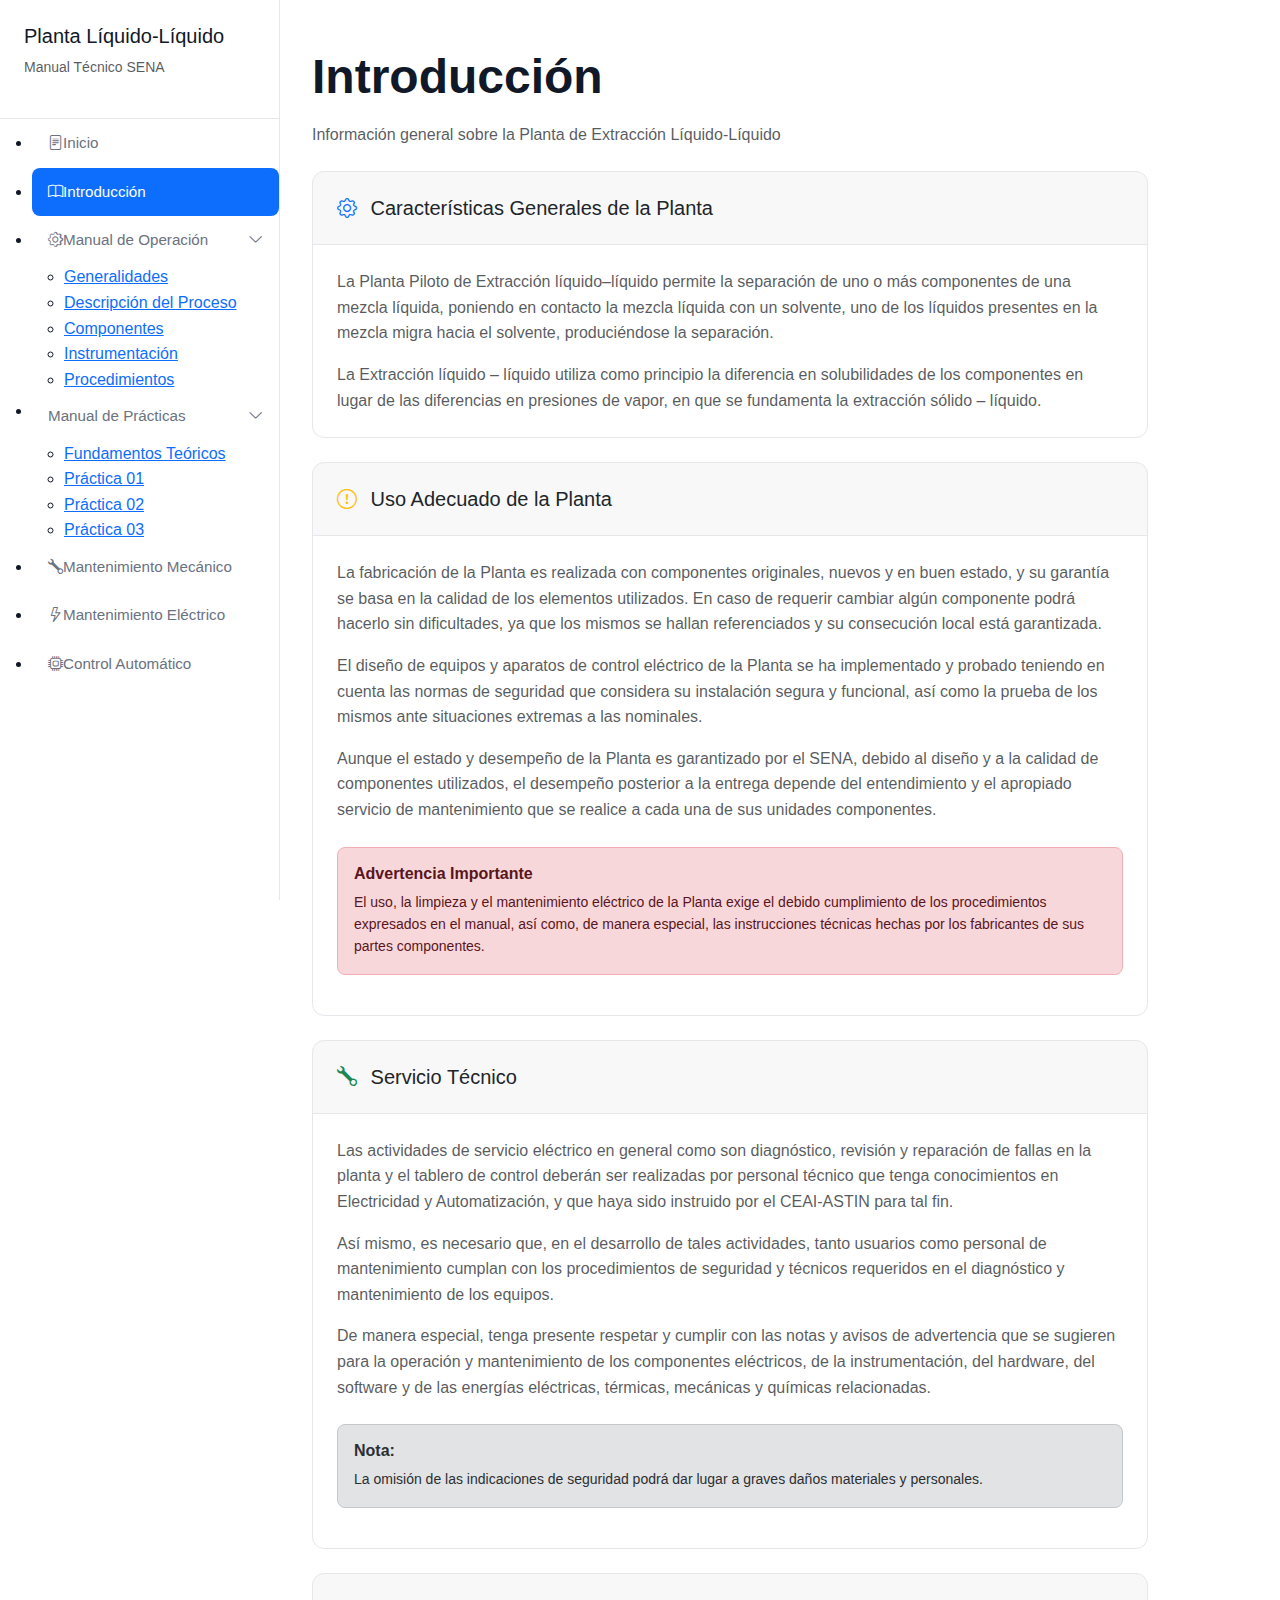
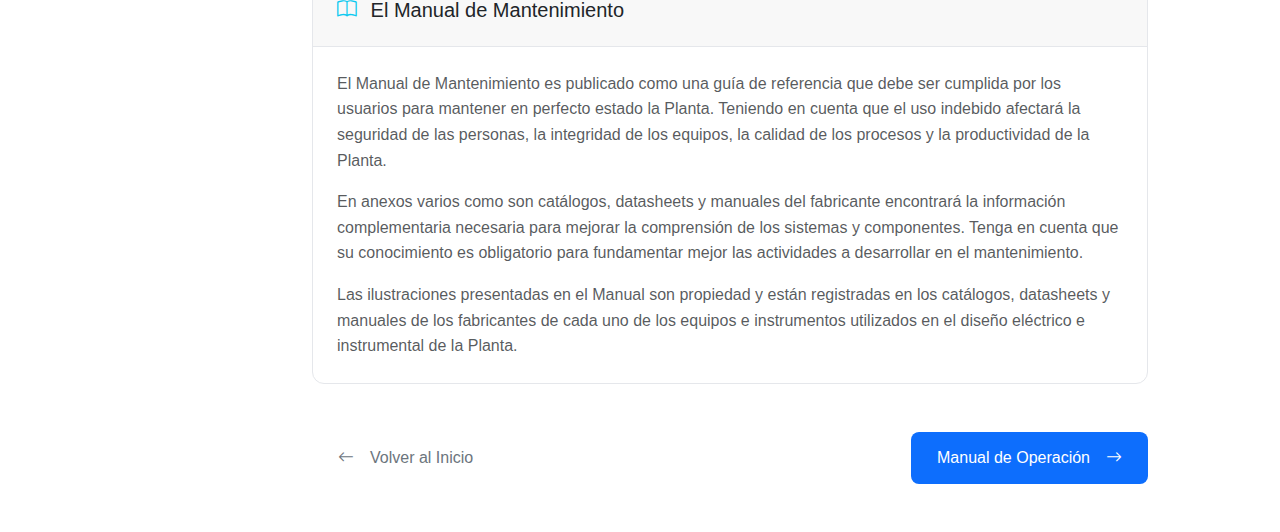
<file: introduccion.html>
<!DOCTYPE html>
<html lang="es">
<head>
    <meta charset="UTF-8">
    <meta name="viewport" content="width=device-width, initial-scale=1.0">
    <title>Introducción | Manual Técnico SENA</title>
    
    <!-- Bootstrap CSS -->
    <link href="https://cdn.jsdelivr.net/npm/bootstrap@5.3.2/dist/css/bootstrap.min.css" rel="stylesheet">
    <!-- Bootstrap Icons -->
    <link rel="stylesheet" href="https://cdn.jsdelivr.net/npm/bootstrap-icons@1.11.1/font/bootstrap-icons.css">
    <!-- Custom CSS -->
    <link rel="stylesheet" href="styles.css">
</head>
<body>
    <!-- Navigation Sidebar -->
    <div class="d-flex">
        <nav id="sidebar" class="sidebar">
            <div class="sidebar-header">
                <h5>Planta Líquido-Líquido</h5>
                <p class="text-muted small">Manual Técnico SENA</p>
            </div>
            
            <ul class="nav-items">
                <li><a href="index.html" class="nav-link"><i class="bi bi-file-text"></i> Inicio</a></li>
                <li><a href="introduccion.html" class="nav-link active"><i class="bi bi-book"></i> Introducción</a></li>
                <li>
                    <a href="operacion.html" class="nav-link"><i class="bi bi-gear"></i> Manual de Operación <i class="bi bi-chevron-down ms-auto"></i></a>
                    <ul class="sub-menu">
                        <li><a href="operacion.html#generalidades">Generalidades</a></li>
                        <li><a href="operacion.html#descripcion">Descripción del Proceso</a></li>
                        <li><a href="operacion.html#componentes">Componentes</a></li>
                        <li><a href="operacion.html#instrumentacion">Instrumentación</a></li>
                        <li><a href="operacion.html#procedimientos">Procedimientos</a></li>
                    </ul>
                </li>
                <li>
                    <a href="practicas.html" class="nav-link"><i class="bi bi-flask"></i> Manual de Prácticas <i class="bi bi-chevron-down ms-auto"></i></a>
                    <ul class="sub-menu">
                        <li><a href="practicas.html#fundamentos">Fundamentos Teóricos</a></li>
                        <li><a href="practicas.html#practica-01">Práctica 01</a></li>
                        <li><a href="practicas.html#practica-02">Práctica 02</a></li>
                        <li><a href="practicas.html#practica-03">Práctica 03</a></li>
                    </ul>
                </li>
                <li><a href="mantenimiento-mecanico.html" class="nav-link"><i class="bi bi-wrench"></i> Mantenimiento Mecánico</a></li>
                <li><a href="mantenimiento-electrico.html" class="nav-link"><i class="bi bi-lightning"></i> Mantenimiento Eléctrico</a></li>
                <li><a href="control-automatico.html" class="nav-link"><i class="bi bi-cpu"></i> Control Automático</a></li>
            </ul>
        </nav>

        <!-- Main Content -->
        <main class="main-content">
            <div class="container py-5" style="max-width: 900px;">
                <div class="mb-4">
                    <h1 class="display-5 fw-bold mb-3">Introducción</h1>
                    <p class="text-muted">
                        Información general sobre la Planta de Extracción Líquido-Líquido
                    </p>
                </div>

                <!-- Características Generales -->
                <div class="card mb-4">
                    <div class="card-header">
                        <h5 class="card-title mb-0">
                            <i class="bi bi-gear text-primary me-2"></i>
                            Características Generales de la Planta
                        </h5>
                    </div>
                    <div class="card-body">
                        <p class="text-muted">
                            La Planta Piloto de Extracción líquido–líquido permite la separación de uno o más componentes 
                            de una mezcla líquida, poniendo en contacto la mezcla líquida con un solvente, uno de los líquidos 
                            presentes en la mezcla migra hacia el solvente, produciéndose la separación.
                        </p>
                        <p class="text-muted">
                            La Extracción líquido – líquido utiliza como principio la diferencia en solubilidades de los 
                            componentes en lugar de las diferencias en presiones de vapor, en que se fundamenta la extracción 
                            sólido – líquido.
                        </p>
                    </div>
                </div>

                <!-- Uso Adecuado -->
                <div class="card mb-4">
                    <div class="card-header">
                        <h5 class="card-title mb-0">
                            <i class="bi bi-exclamation-circle text-warning me-2"></i>
                            Uso Adecuado de la Planta
                        </h5>
                    </div>
                    <div class="card-body">
                        <p class="text-muted">
                            La fabricación de la Planta es realizada con componentes originales, nuevos y en buen estado, 
                            y su garantía se basa en la calidad de los elementos utilizados. En caso de requerir cambiar 
                            algún componente podrá hacerlo sin dificultades, ya que los mismos se hallan referenciados y 
                            su consecución local está garantizada.
                        </p>
                        <p class="text-muted">
                            El diseño de equipos y aparatos de control eléctrico de la Planta se ha implementado y probado 
                            teniendo en cuenta las normas de seguridad que considera su instalación segura y funcional, así 
                            como la prueba de los mismos ante situaciones extremas a las nominales.
                        </p>
                        <p class="text-muted">
                            Aunque el estado y desempeño de la Planta es garantizado por el SENA, debido al diseño y a la 
                            calidad de componentes utilizados, el desempeño posterior a la entrega depende del entendimiento 
                            y el apropiado servicio de mantenimiento que se realice a cada una de sus unidades componentes.
                        </p>
                        
                        <div class="alert alert-danger mt-4">
                            <h6 class="alert-heading fw-bold">Advertencia Importante</h6>
                            <p class="small mb-0">
                                El uso, la limpieza y el mantenimiento eléctrico de la Planta exige el debido cumplimiento 
                                de los procedimientos expresados en el manual, así como, de manera especial, las instrucciones 
                                técnicas hechas por los fabricantes de sus partes componentes.
                            </p>
                        </div>
                    </div>
                </div>

                <!-- Servicio Técnico -->
                <div class="card mb-4">
                    <div class="card-header">
                        <h5 class="card-title mb-0">
                            <i class="bi bi-wrench text-success me-2"></i>
                            Servicio Técnico
                        </h5>
                    </div>
                    <div class="card-body">
                        <p class="text-muted">
                            Las actividades de servicio eléctrico en general como son diagnóstico, revisión y reparación 
                            de fallas en la planta y el tablero de control deberán ser realizadas por personal técnico que 
                            tenga conocimientos en Electricidad y Automatización, y que haya sido instruido por el 
                            CEAI-ASTIN para tal fin.
                        </p>
                        <p class="text-muted">
                            Así mismo, es necesario que, en el desarrollo de tales actividades, tanto usuarios como personal 
                            de mantenimiento cumplan con los procedimientos de seguridad y técnicos requeridos en el diagnóstico 
                            y mantenimiento de los equipos.
                        </p>
                        <p class="text-muted">
                            De manera especial, tenga presente respetar y cumplir con las notas y avisos de advertencia que 
                            se sugieren para la operación y mantenimiento de los componentes eléctricos, de la instrumentación, 
                            del hardware, del software y de las energías eléctricas, térmicas, mecánicas y químicas relacionadas.
                        </p>
                        
                        <div class="alert alert-secondary mt-4">
                            <h6 class="alert-heading fw-bold">Nota:</h6>
                            <p class="small mb-0">
                                La omisión de las indicaciones de seguridad podrá dar lugar a graves daños materiales y personales.
                            </p>
                        </div>
                    </div>
                </div>

                <!-- El Manual -->
                <div class="card">
                    <div class="card-header">
                        <h5 class="card-title mb-0">
                            <i class="bi bi-book text-info me-2"></i>
                            El Manual de Mantenimiento
                        </h5>
                    </div>
                    <div class="card-body">
                        <p class="text-muted">
                            El Manual de Mantenimiento es publicado como una guía de referencia que debe ser cumplida por 
                            los usuarios para mantener en perfecto estado la Planta. Teniendo en cuenta que el uso indebido 
                            afectará la seguridad de las personas, la integridad de los equipos, la calidad de los procesos 
                            y la productividad de la Planta.
                        </p>
                        <p class="text-muted">
                            En anexos varios como son catálogos, datasheets y manuales del fabricante encontrará la información 
                            complementaria necesaria para mejorar la comprensión de los sistemas y componentes. Tenga en cuenta 
                            que su conocimiento es obligatorio para fundamentar mejor las actividades a desarrollar en el 
                            mantenimiento.
                        </p>
                        <p class="text-muted">
                            Las ilustraciones presentadas en el Manual son propiedad y están registradas en los catálogos, 
                            datasheets y manuales de los fabricantes de cada uno de los equipos e instrumentos utilizados 
                            en el diseño eléctrico e instrumental de la Planta.
                        </p>
                    </div>
                </div>

                <!-- Navigation Buttons -->
                <div class="d-flex justify-content-between mt-5">
                    <a href="index.html" class="btn btn-outline-secondary">
                        <i class="bi bi-arrow-left me-2"></i>Volver al Inicio
                    </a>
                    <a href="operacion.html" class="btn btn-primary">
                        Manual de Operación<i class="bi bi-arrow-right ms-2"></i>
                    </a>
                </div>
            </div>
        </main>
    </div>

    <!-- Bootstrap JS -->
    <script src="https://cdn.jsdelivr.net/npm/bootstrap@5.3.2/dist/js/bootstrap.bundle.min.js"></script>
    <!-- Custom JS -->
    <script src="script.js"></script>
</body>
</html>
</file>
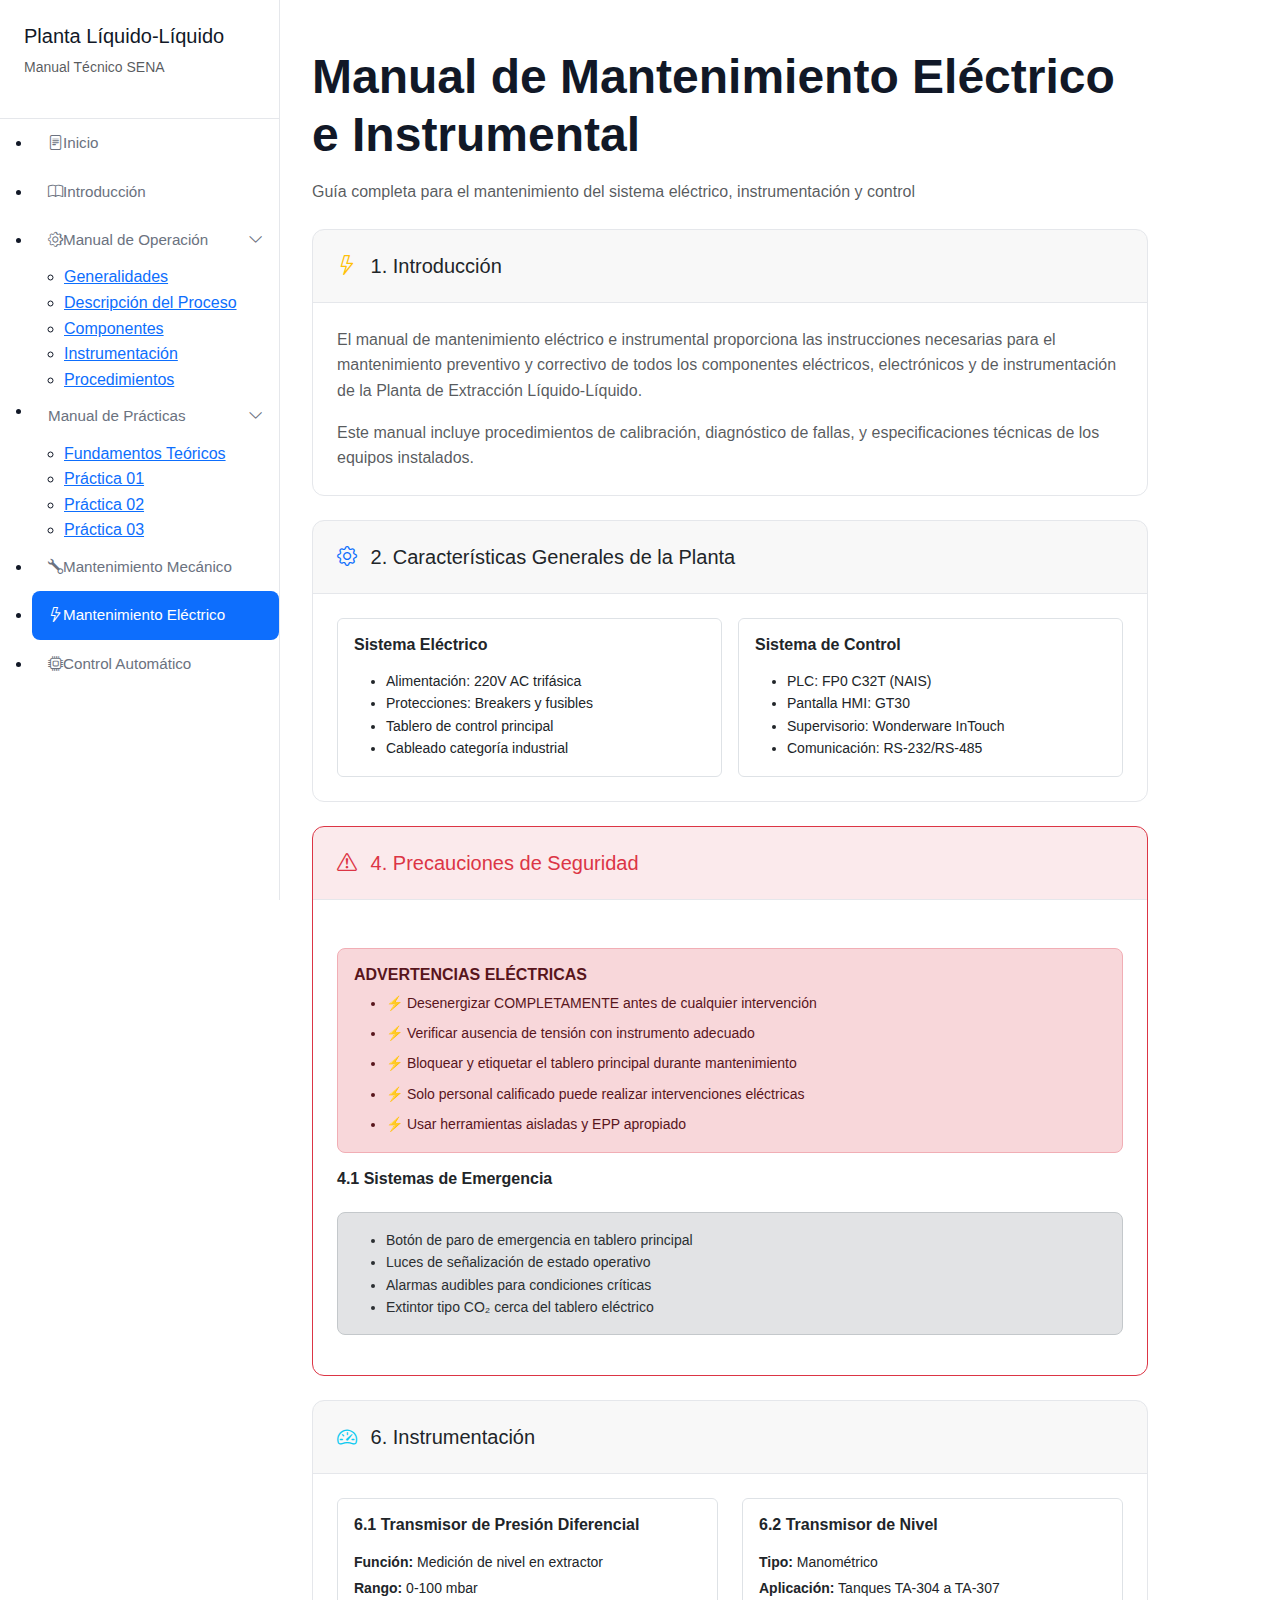
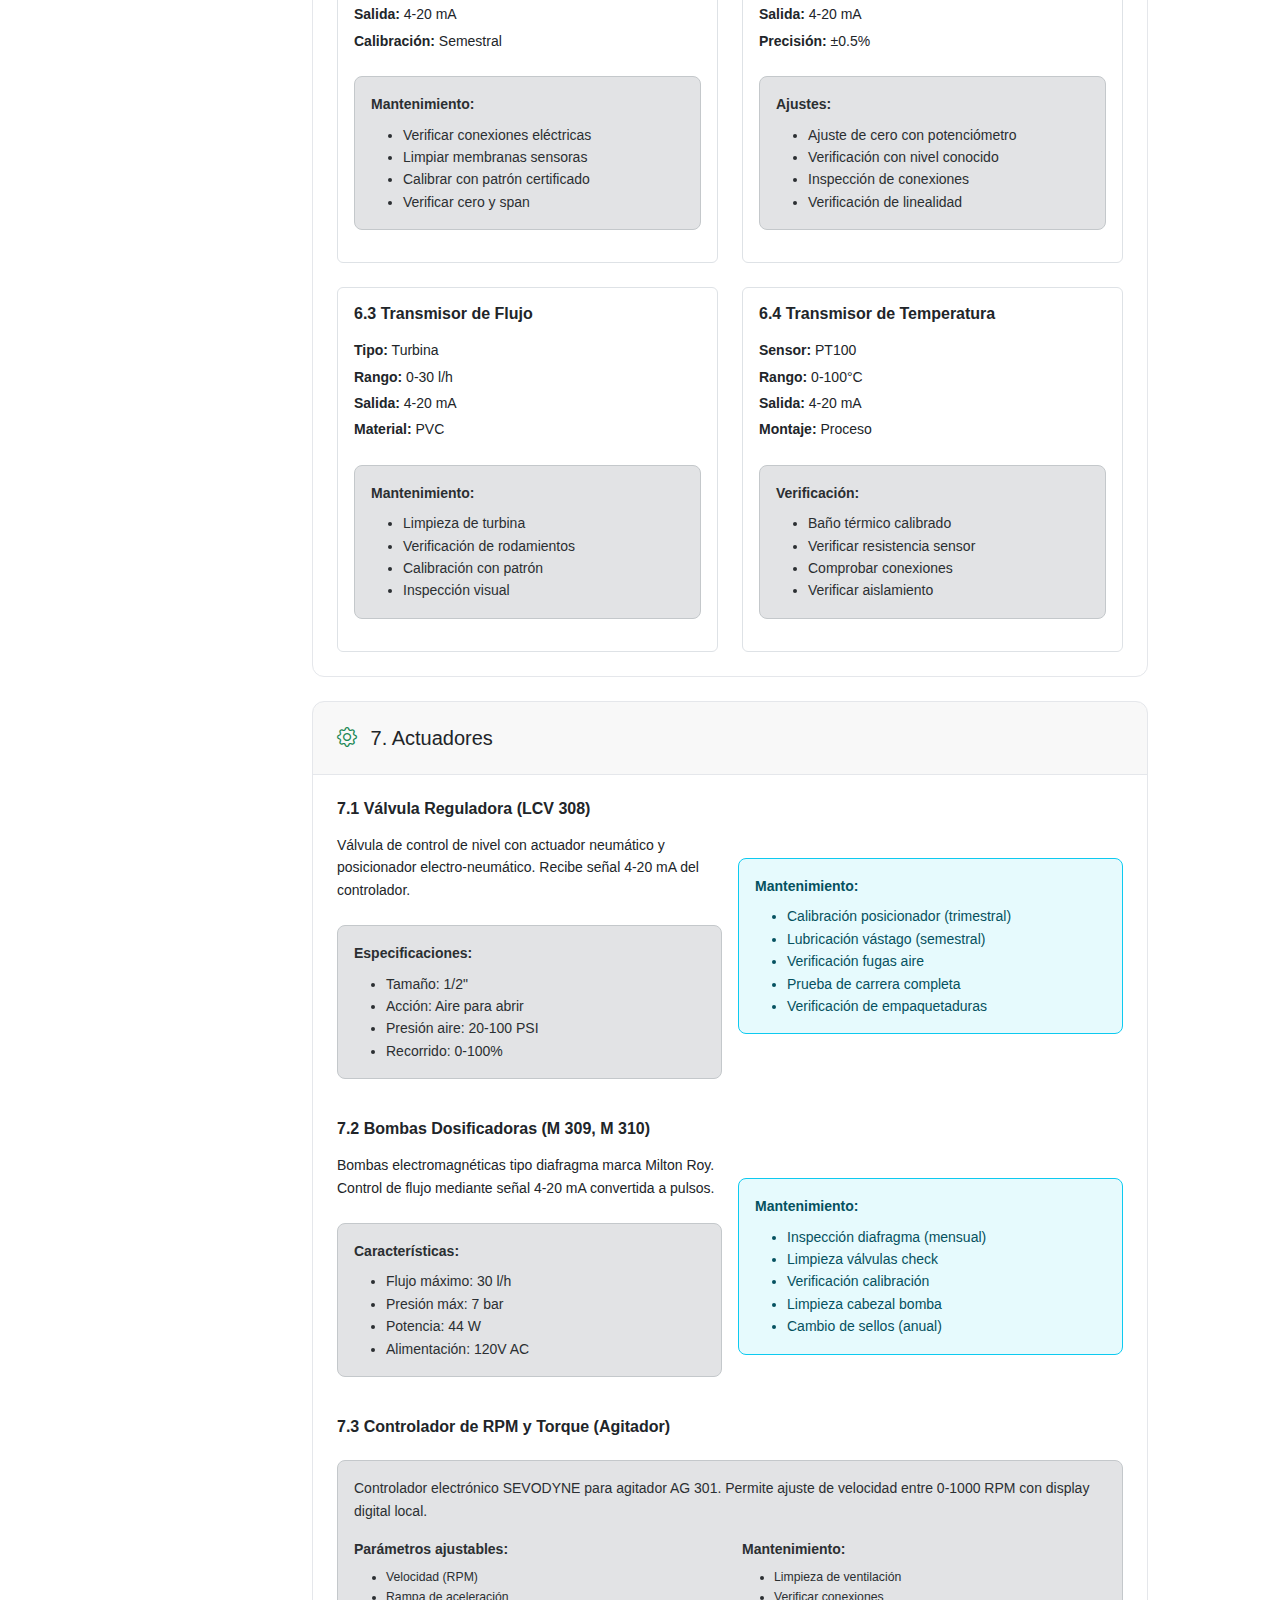
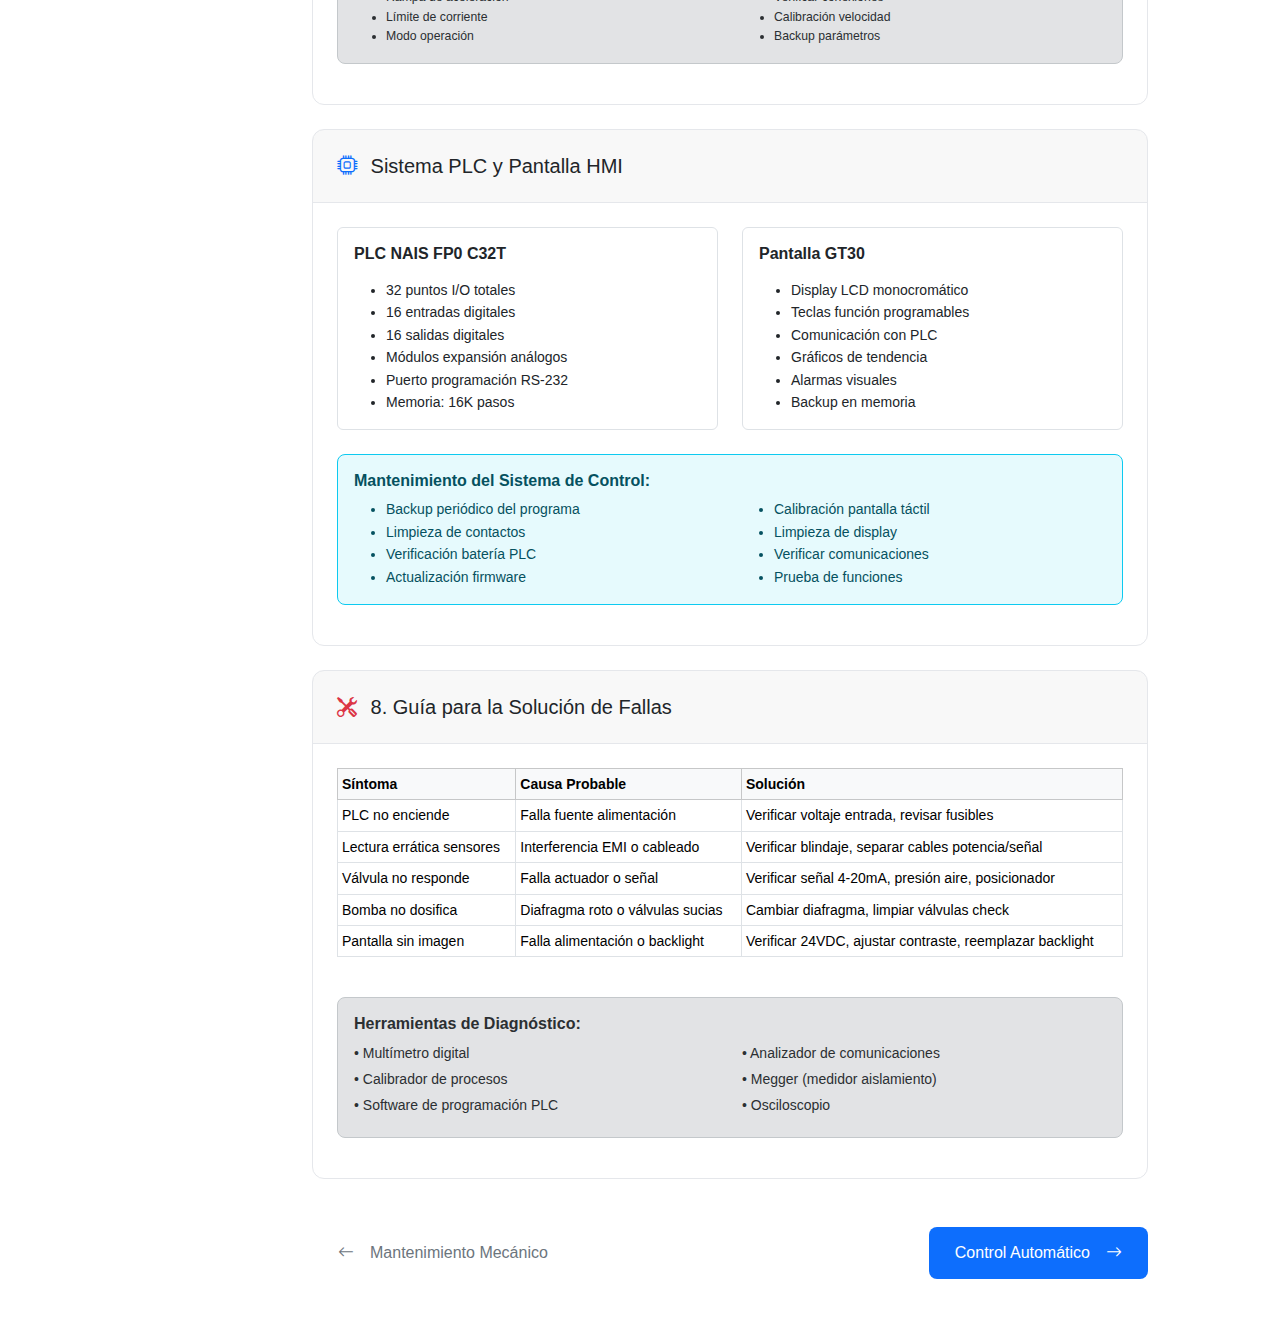
<file: mantenimiento-electrico.html>
<!DOCTYPE html>
<html lang="es">
<head>
    <meta charset="UTF-8">
    <meta name="viewport" content="width=device-width, initial-scale=1.0">
    <title>Mantenimiento Eléctrico | Manual Técnico SENA</title>
    
    <!-- Bootstrap CSS -->
    <link href="https://cdn.jsdelivr.net/npm/bootstrap@5.3.2/dist/css/bootstrap.min.css" rel="stylesheet">
    <!-- Bootstrap Icons -->
    <link rel="stylesheet" href="https://cdn.jsdelivr.net/npm/bootstrap-icons@1.11.1/font/bootstrap-icons.css">
    <!-- Custom CSS -->
    <link rel="stylesheet" href="styles.css">
</head>
<body>
    <!-- Navigation Sidebar -->
    <div class="d-flex">
        <nav id="sidebar" class="sidebar">
            <div class="sidebar-header">
                <h5>Planta Líquido-Líquido</h5>
                <p class="text-muted small">Manual Técnico SENA</p>
            </div>
            
            <ul class="nav-items">
                <li><a href="index.html" class="nav-link"><i class="bi bi-file-text"></i> Inicio</a></li>
                <li><a href="introduccion.html" class="nav-link"><i class="bi bi-book"></i> Introducción</a></li>
                <li>
                    <a href="operacion.html" class="nav-link"><i class="bi bi-gear"></i> Manual de Operación <i class="bi bi-chevron-down ms-auto"></i></a>
                    <ul class="sub-menu">
                        <li><a href="operacion.html#generalidades">Generalidades</a></li>
                        <li><a href="operacion.html#descripcion">Descripción del Proceso</a></li>
                        <li><a href="operacion.html#componentes">Componentes</a></li>
                        <li><a href="operacion.html#instrumentacion">Instrumentación</a></li>
                        <li><a href="operacion.html#procedimientos">Procedimientos</a></li>
                    </ul>
                </li>
                <li>
                    <a href="practicas.html" class="nav-link"><i class="bi bi-flask"></i> Manual de Prácticas <i class="bi bi-chevron-down ms-auto"></i></a>
                    <ul class="sub-menu">
                        <li><a href="practicas.html#fundamentos">Fundamentos Teóricos</a></li>
                        <li><a href="practicas.html#practica-01">Práctica 01</a></li>
                        <li><a href="practicas.html#practica-02">Práctica 02</a></li>
                        <li><a href="practicas.html#practica-03">Práctica 03</a></li>
                    </ul>
                </li>
                <li><a href="mantenimiento-mecanico.html" class="nav-link"><i class="bi bi-wrench"></i> Mantenimiento Mecánico</a></li>
                <li><a href="mantenimiento-electrico.html" class="nav-link active"><i class="bi bi-lightning"></i> Mantenimiento Eléctrico</a></li>
                <li><a href="control-automatico.html" class="nav-link"><i class="bi bi-cpu"></i> Control Automático</a></li>
            </ul>
        </nav>

        <!-- Main Content -->
        <main class="main-content">
            <div class="container py-5" style="max-width: 900px;">
                <div class="mb-4">
                    <h1 class="display-5 fw-bold mb-3">Manual de Mantenimiento Eléctrico e Instrumental</h1>
                    <p class="text-muted">
                        Guía completa para el mantenimiento del sistema eléctrico, instrumentación y control
                    </p>
                </div>

                <!-- Introducción -->
                <div class="card mb-4">
                    <div class="card-header">
                        <h5 class="card-title mb-0">
                            <i class="bi bi-lightning text-warning me-2"></i>
                            1. Introducción
                        </h5>
                    </div>
                    <div class="card-body">
                        <p class="text-muted">
                            El manual de mantenimiento eléctrico e instrumental proporciona las instrucciones necesarias 
                            para el mantenimiento preventivo y correctivo de todos los componentes eléctricos, electrónicos 
                            y de instrumentación de la Planta de Extracción Líquido-Líquido.
                        </p>
                        <p class="text-muted">
                            Este manual incluye procedimientos de calibración, diagnóstico de fallas, y especificaciones 
                            técnicas de los equipos instalados.
                        </p>
                    </div>
                </div>

                <!-- Características Generales -->
                <div class="card mb-4">
                    <div class="card-header">
                        <h5 class="card-title mb-0">
                            <i class="bi bi-gear text-primary me-2"></i>
                            2. Características Generales de la Planta
                        </h5>
                    </div>
                    <div class="card-body">
                        <div class="row g-3">
                            <div class="col-md-6">
                                <div class="border rounded p-3 h-100">
                                    <h6 class="fw-bold mb-3">Sistema Eléctrico</h6>
                                    <ul class="small mb-0">
                                        <li>Alimentación: 220V AC trifásica</li>
                                        <li>Protecciones: Breakers y fusibles</li>
                                        <li>Tablero de control principal</li>
                                        <li>Cableado categoría industrial</li>
                                    </ul>
                                </div>
                            </div>

                            <div class="col-md-6">
                                <div class="border rounded p-3 h-100">
                                    <h6 class="fw-bold mb-3">Sistema de Control</h6>
                                    <ul class="small mb-0">
                                        <li>PLC: FP0 C32T (NAIS)</li>
                                        <li>Pantalla HMI: GT30</li>
                                        <li>Supervisorio: Wonderware InTouch</li>
                                        <li>Comunicación: RS-232/RS-485</li>
                                    </ul>
                                </div>
                            </div>
                        </div>
                    </div>
                </div>

                <!-- Precauciones -->
                <div class="card border-danger mb-4">
                    <div class="card-header bg-danger bg-opacity-10">
                        <h5 class="card-title mb-0 text-danger">
                            <i class="bi bi-exclamation-triangle me-2"></i>
                            4. Precauciones de Seguridad
                        </h5>
                    </div>
                    <div class="card-body">
                        <div class="alert alert-danger">
                            <h6 class="alert-heading fw-bold">ADVERTENCIAS ELÉCTRICAS</h6>
                            <ul class="small mb-0">
                                <li class="mb-2">⚡ Desenergizar COMPLETAMENTE antes de cualquier intervención</li>
                                <li class="mb-2">⚡ Verificar ausencia de tensión con instrumento adecuado</li>
                                <li class="mb-2">⚡ Bloquear y etiquetar el tablero principal durante mantenimiento</li>
                                <li class="mb-2">⚡ Solo personal calificado puede realizar intervenciones eléctricas</li>
                                <li>⚡ Usar herramientas aisladas y EPP apropiado</li>
                            </ul>
                        </div>

                        <div>
                            <h6 class="fw-bold mb-3">4.1 Sistemas de Emergencia</h6>
                            <div class="alert alert-secondary">
                                <ul class="small mb-0">
                                    <li>Botón de paro de emergencia en tablero principal</li>
                                    <li>Luces de señalización de estado operativo</li>
                                    <li>Alarmas audibles para condiciones críticas</li>
                                    <li>Extintor tipo CO₂ cerca del tablero eléctrico</li>
                                </ul>
                            </div>
                        </div>
                    </div>
                </div>

                <!-- Instrumentación -->
                <div class="card mb-4">
                    <div class="card-header">
                        <h5 class="card-title mb-0">
                            <i class="bi bi-speedometer2 text-info me-2"></i>
                            6. Instrumentación
                        </h5>
                    </div>
                    <div class="card-body">
                        <div class="row g-4">
                            <!-- Transmisor de Presión Diferencial -->
                            <div class="col-md-6">
                                <div class="border rounded p-3 h-100">
                                    <h6 class="fw-bold mb-3">6.1 Transmisor de Presión Diferencial</h6>
                                    <div class="mb-3">
                                        <p class="small mb-1"><strong>Función:</strong> Medición de nivel en extractor</p>
                                        <p class="small mb-1"><strong>Rango:</strong> 0-100 mbar</p>
                                        <p class="small mb-1"><strong>Salida:</strong> 4-20 mA</p>
                                        <p class="small mb-1"><strong>Calibración:</strong> Semestral</p>
                                    </div>
                                    <div class="alert alert-secondary">
                                        <p class="small fw-bold mb-2">Mantenimiento:</p>
                                        <ul class="small mb-0">
                                            <li>Verificar conexiones eléctricas</li>
                                            <li>Limpiar membranas sensoras</li>
                                            <li>Calibrar con patrón certificado</li>
                                            <li>Verificar cero y span</li>
                                        </ul>
                                    </div>
                                </div>
                            </div>

                            <!-- Transmisor de Nivel -->
                            <div class="col-md-6">
                                <div class="border rounded p-3 h-100">
                                    <h6 class="fw-bold mb-3">6.2 Transmisor de Nivel</h6>
                                    <div class="mb-3">
                                        <p class="small mb-1"><strong>Tipo:</strong> Manométrico</p>
                                        <p class="small mb-1"><strong>Aplicación:</strong> Tanques TA-304 a TA-307</p>
                                        <p class="small mb-1"><strong>Salida:</strong> 4-20 mA</p>
                                        <p class="small mb-1"><strong>Precisión:</strong> ±0.5%</p>
                                    </div>
                                    <div class="alert alert-secondary">
                                        <p class="small fw-bold mb-2">Ajustes:</p>
                                        <ul class="small mb-0">
                                            <li>Ajuste de cero con potenciómetro</li>
                                            <li>Verificación con nivel conocido</li>
                                            <li>Inspección de conexiones</li>
                                            <li>Verificación de linealidad</li>
                                        </ul>
                                    </div>
                                </div>
                            </div>

                            <!-- Transmisor de Flujo -->
                            <div class="col-md-6">
                                <div class="border rounded p-3 h-100">
                                    <h6 class="fw-bold mb-3">6.3 Transmisor de Flujo</h6>
                                    <div class="mb-3">
                                        <p class="small mb-1"><strong>Tipo:</strong> Turbina</p>
                                        <p class="small mb-1"><strong>Rango:</strong> 0-30 l/h</p>
                                        <p class="small mb-1"><strong>Salida:</strong> 4-20 mA</p>
                                        <p class="small mb-1"><strong>Material:</strong> PVC</p>
                                    </div>
                                    <div class="alert alert-secondary">
                                        <p class="small fw-bold mb-2">Mantenimiento:</p>
                                        <ul class="small mb-0">
                                            <li>Limpieza de turbina</li>
                                            <li>Verificación de rodamientos</li>
                                            <li>Calibración con patrón</li>
                                            <li>Inspección visual</li>
                                        </ul>
                                    </div>
                                </div>
                            </div>

                            <!-- Transmisor de Temperatura -->
                            <div class="col-md-6">
                                <div class="border rounded p-3 h-100">
                                    <h6 class="fw-bold mb-3">6.4 Transmisor de Temperatura</h6>
                                    <div class="mb-3">
                                        <p class="small mb-1"><strong>Sensor:</strong> PT100</p>
                                        <p class="small mb-1"><strong>Rango:</strong> 0-100°C</p>
                                        <p class="small mb-1"><strong>Salida:</strong> 4-20 mA</p>
                                        <p class="small mb-1"><strong>Montaje:</strong> Proceso</p>
                                    </div>
                                    <div class="alert alert-secondary">
                                        <p class="small fw-bold mb-2">Verificación:</p>
                                        <ul class="small mb-0">
                                            <li>Baño térmico calibrado</li>
                                            <li>Verificar resistencia sensor</li>
                                            <li>Comprobar conexiones</li>
                                            <li>Verificar aislamiento</li>
                                        </ul>
                                    </div>
                                </div>
                            </div>
                        </div>
                    </div>
                </div>

                <!-- Actuadores -->
                <div class="card mb-4">
                    <div class="card-header">
                        <h5 class="card-title mb-0">
                            <i class="bi bi-gear text-success me-2"></i>
                            7. Actuadores
                        </h5>
                    </div>
                    <div class="card-body">
                        <div class="mb-4">
                            <h6 class="fw-bold mb-3">7.1 Válvula Reguladora (LCV 308)</h6>
                            <div class="row g-3">
                                <div class="col-md-6">
                                    <p class="small mb-3">
                                        Válvula de control de nivel con actuador neumático y posicionador electro-neumático. 
                                        Recibe señal 4-20 mA del controlador.
                                    </p>
                                    <div class="alert alert-secondary">
                                        <p class="fw-bold small mb-2">Especificaciones:</p>
                                        <ul class="small mb-0">
                                            <li>Tamaño: 1/2"</li>
                                            <li>Acción: Aire para abrir</li>
                                            <li>Presión aire: 20-100 PSI</li>
                                            <li>Recorrido: 0-100%</li>
                                        </ul>
                                    </div>
                                </div>
                                <div class="col-md-6">
                                    <div class="alert alert-info">
                                        <p class="fw-bold small mb-2">Mantenimiento:</p>
                                        <ul class="small mb-0">
                                            <li>Calibración posicionador (trimestral)</li>
                                            <li>Lubricación vástago (semestral)</li>
                                            <li>Verificación fugas aire</li>
                                            <li>Prueba de carrera completa</li>
                                            <li>Verificación de empaquetaduras</li>
                                        </ul>
                                    </div>
                                </div>
                            </div>
                        </div>

                        <div class="mb-4">
                            <h6 class="fw-bold mb-3">7.2 Bombas Dosificadoras (M 309, M 310)</h6>
                            <div class="row g-3">
                                <div class="col-md-6">
                                    <p class="small mb-3">
                                        Bombas electromagnéticas tipo diafragma marca Milton Roy. Control de flujo mediante 
                                        señal 4-20 mA convertida a pulsos.
                                    </p>
                                    <div class="alert alert-secondary">
                                        <p class="fw-bold small mb-2">Características:</p>
                                        <ul class="small mb-0">
                                            <li>Flujo máximo: 30 l/h</li>
                                            <li>Presión máx: 7 bar</li>
                                            <li>Potencia: 44 W</li>
                                            <li>Alimentación: 120V AC</li>
                                        </ul>
                                    </div>
                                </div>
                                <div class="col-md-6">
                                    <div class="alert alert-info">
                                        <p class="fw-bold small mb-2">Mantenimiento:</p>
                                        <ul class="small mb-0">
                                            <li>Inspección diafragma (mensual)</li>
                                            <li>Limpieza válvulas check</li>
                                            <li>Verificación calibración</li>
                                            <li>Limpieza cabezal bomba</li>
                                            <li>Cambio de sellos (anual)</li>
                                        </ul>
                                    </div>
                                </div>
                            </div>
                        </div>

                        <div>
                            <h6 class="fw-bold mb-3">7.3 Controlador de RPM y Torque (Agitador)</h6>
                            <div class="alert alert-secondary">
                                <p class="small mb-3">
                                    Controlador electrónico SEVODYNE para agitador AG 301. Permite ajuste de velocidad 
                                    entre 0-1000 RPM con display digital local.
                                </p>
                                <div class="row small">
                                    <div class="col-6">
                                        <p class="fw-bold mb-2">Parámetros ajustables:</p>
                                        <ul class="small mb-0">
                                            <li>Velocidad (RPM)</li>
                                            <li>Rampa de aceleración</li>
                                            <li>Límite de corriente</li>
                                            <li>Modo operación</li>
                                        </ul>
                                    </div>
                                    <div class="col-6">
                                        <p class="fw-bold mb-2">Mantenimiento:</p>
                                        <ul class="small mb-0">
                                            <li>Limpieza de ventilación</li>
                                            <li>Verificar conexiones</li>
                                            <li>Calibración velocidad</li>
                                            <li>Backup parámetros</li>
                                        </ul>
                                    </div>
                                </div>
                            </div>
                        </div>
                    </div>
                </div>

                <!-- PLC y Control -->
                <div class="card mb-4">
                    <div class="card-header">
                        <h5 class="card-title mb-0">
                            <i class="bi bi-cpu text-primary me-2"></i>
                            Sistema PLC y Pantalla HMI
                        </h5>
                    </div>
                    <div class="card-body">
                        <div class="row g-4 mb-4">
                            <div class="col-md-6">
                                <div class="border rounded p-3 h-100">
                                    <h6 class="fw-bold mb-3">PLC NAIS FP0 C32T</h6>
                                    <ul class="small mb-0">
                                        <li>32 puntos I/O totales</li>
                                        <li>16 entradas digitales</li>
                                        <li>16 salidas digitales</li>
                                        <li>Módulos expansión análogos</li>
                                        <li>Puerto programación RS-232</li>
                                        <li>Memoria: 16K pasos</li>
                                    </ul>
                                </div>
                            </div>

                            <div class="col-md-6">
                                <div class="border rounded p-3 h-100">
                                    <h6 class="fw-bold mb-3">Pantalla GT30</h6>
                                    <ul class="small mb-0">
                                        <li>Display LCD monocromático</li>
                                        <li>Teclas función programables</li>
                                        <li>Comunicación con PLC</li>
                                        <li>Gráficos de tendencia</li>
                                        <li>Alarmas visuales</li>
                                        <li>Backup en memoria</li>
                                    </ul>
                                </div>
                            </div>
                        </div>

                        <div class="alert alert-info">
                            <h6 class="fw-bold mb-2">Mantenimiento del Sistema de Control:</h6>
                            <div class="row small">
                                <div class="col-md-6">
                                    <ul class="mb-0">
                                        <li>Backup periódico del programa</li>
                                        <li>Limpieza de contactos</li>
                                        <li>Verificación batería PLC</li>
                                        <li>Actualización firmware</li>
                                    </ul>
                                </div>
                                <div class="col-md-6">
                                    <ul class="mb-0">
                                        <li>Calibración pantalla táctil</li>
                                        <li>Limpieza de display</li>
                                        <li>Verificar comunicaciones</li>
                                        <li>Prueba de funciones</li>
                                    </ul>
                                </div>
                            </div>
                        </div>
                    </div>
                </div>

                <!-- Solución de Fallas -->
                <div class="card">
                    <div class="card-header">
                        <h5 class="card-title mb-0">
                            <i class="bi bi-tools text-danger me-2"></i>
                            8. Guía para la Solución de Fallas
                        </h5>
                    </div>
                    <div class="card-body">
                        <div class="table-responsive">
                            <table class="table table-bordered table-sm small">
                                <thead class="table-light">
                                    <tr>
                                        <th>Síntoma</th>
                                        <th>Causa Probable</th>
                                        <th>Solución</th>
                                    </tr>
                                </thead>
                                <tbody>
                                    <tr>
                                        <td>PLC no enciende</td>
                                        <td>Falla fuente alimentación</td>
                                        <td>Verificar voltaje entrada, revisar fusibles</td>
                                    </tr>
                                    <tr>
                                        <td>Lectura errática sensores</td>
                                        <td>Interferencia EMI o cableado</td>
                                        <td>Verificar blindaje, separar cables potencia/señal</td>
                                    </tr>
                                    <tr>
                                        <td>Válvula no responde</td>
                                        <td>Falla actuador o señal</td>
                                        <td>Verificar señal 4-20mA, presión aire, posicionador</td>
                                    </tr>
                                    <tr>
                                        <td>Bomba no dosifica</td>
                                        <td>Diafragma roto o válvulas sucias</td>
                                        <td>Cambiar diafragma, limpiar válvulas check</td>
                                    </tr>
                                    <tr>
                                        <td>Pantalla sin imagen</td>
                                        <td>Falla alimentación o backlight</td>
                                        <td>Verificar 24VDC, ajustar contraste, reemplazar backlight</td>
                                    </tr>
                                </tbody>
                            </table>
                        </div>

                        <div class="alert alert-secondary mt-4">
                            <h6 class="fw-bold mb-2">Herramientas de Diagnóstico:</h6>
                            <div class="row small">
                                <div class="col-6">
                                    <p class="mb-1">• Multímetro digital</p>
                                    <p class="mb-1">• Calibrador de procesos</p>
                                    <p class="mb-1">• Software de programación PLC</p>
                                </div>
                                <div class="col-6">
                                    <p class="mb-1">• Analizador de comunicaciones</p>
                                    <p class="mb-1">• Megger (medidor aislamiento)</p>
                                    <p class="mb-1">• Osciloscopio</p>
                                </div>
                            </div>
                        </div>
                    </div>
                </div>

                <!-- Navigation Buttons -->
                <div class="d-flex justify-content-between mt-5">
                    <a href="mantenimiento-mecanico.html" class="btn btn-outline-secondary">
                        <i class="bi bi-arrow-left me-2"></i>Mantenimiento Mecánico
                    </a>
                    <a href="control-automatico.html" class="btn btn-primary">
                        Control Automático<i class="bi bi-arrow-right ms-2"></i>
                    </a>
                </div>
            </div>
        </main>
    </div>

    <!-- Bootstrap JS -->
    <script src="https://cdn.jsdelivr.net/npm/bootstrap@5.3.2/dist/js/bootstrap.bundle.min.js"></script>
    <!-- Custom JS -->
    <script src="script.js"></script>
</body>
</html>
</file>
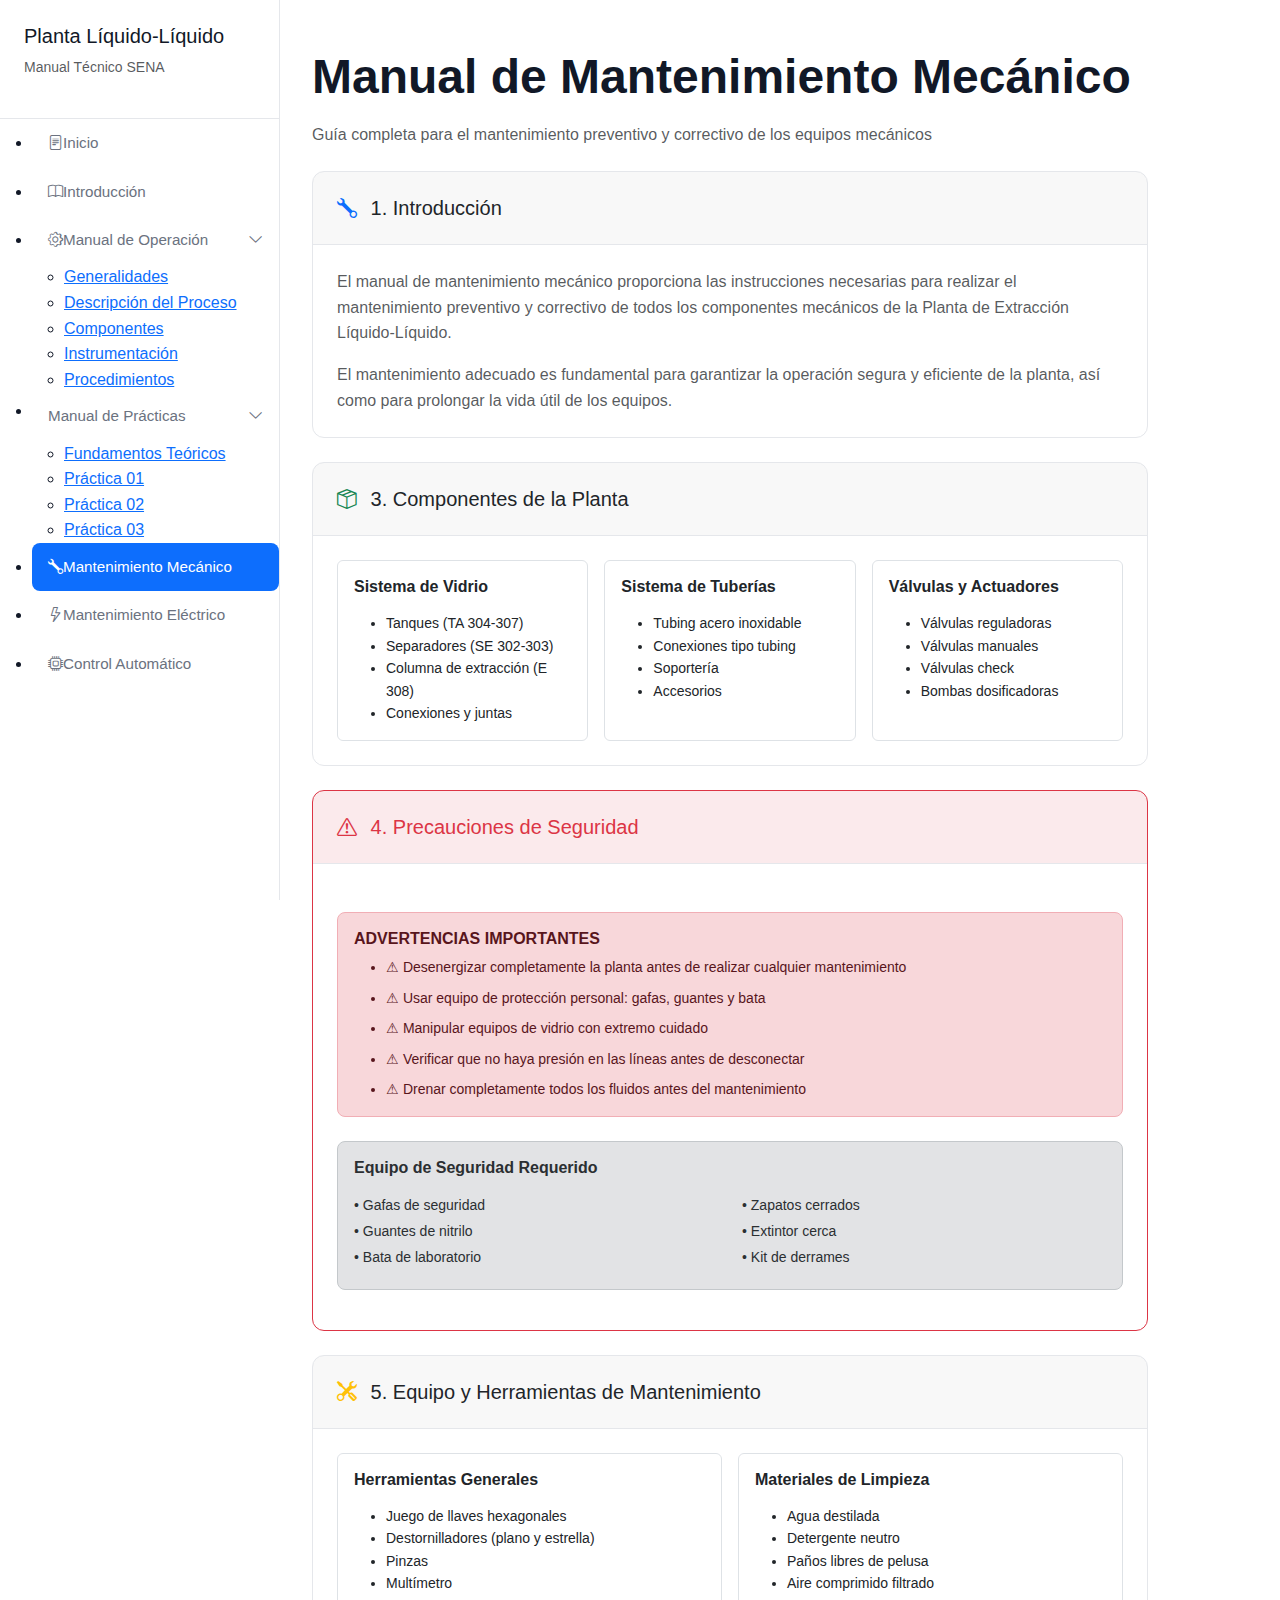
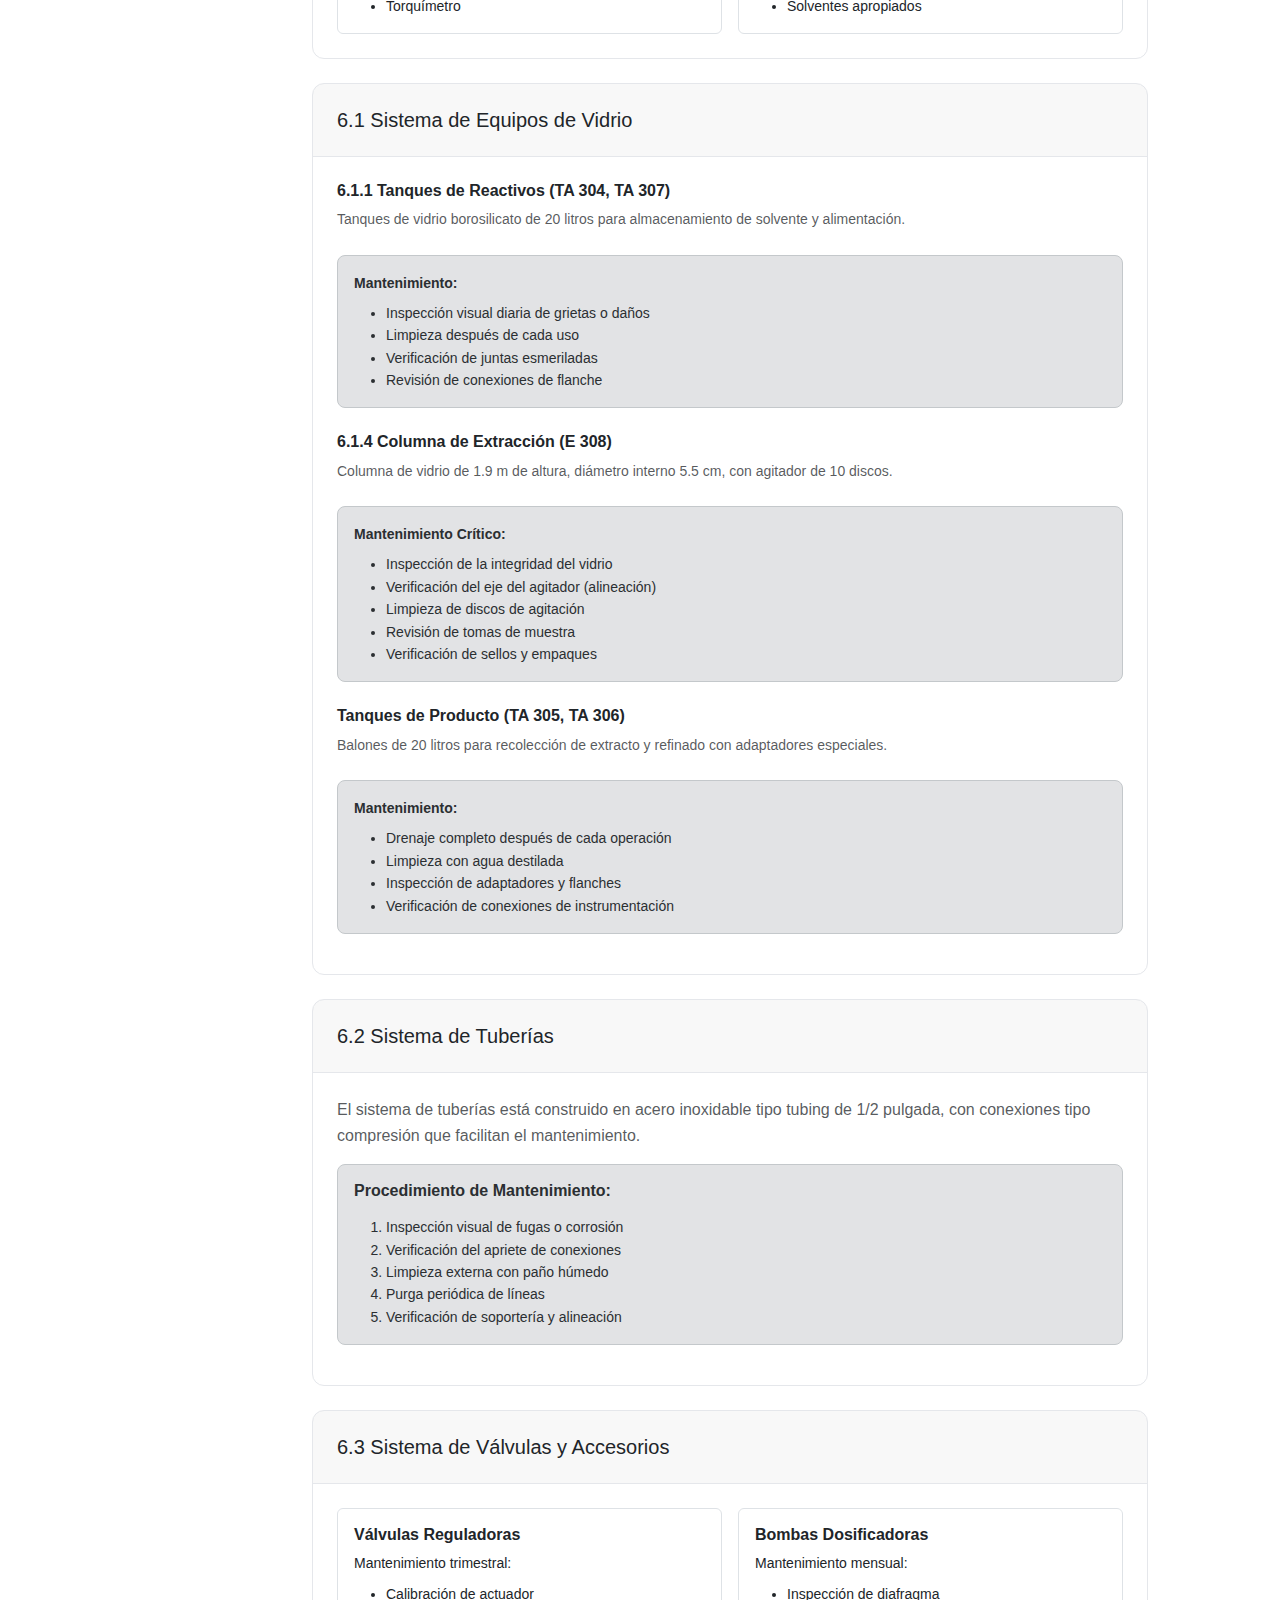
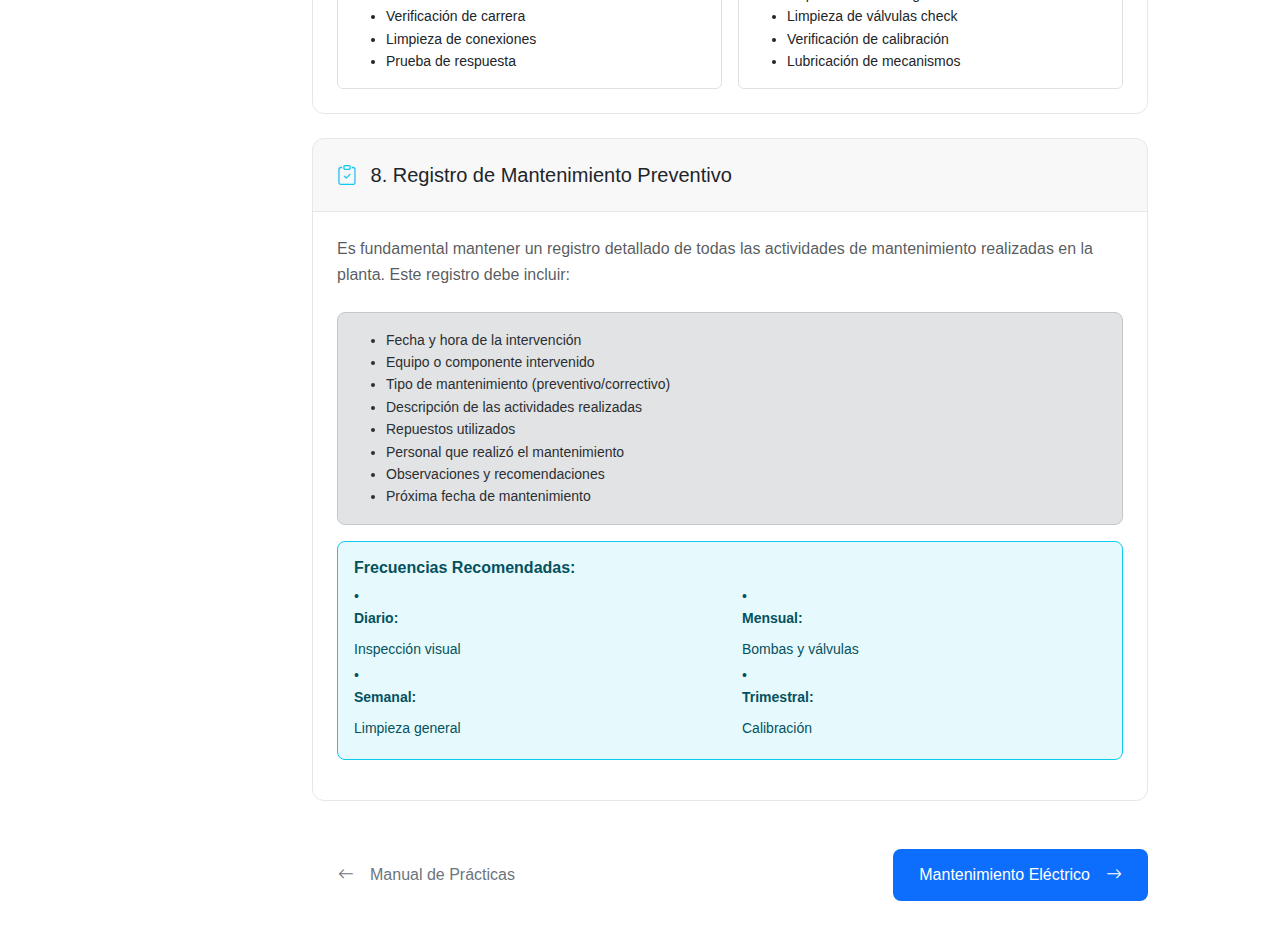
<file: mantenimiento-mecanico.html>
<!DOCTYPE html>
<html lang="es">
<head>
    <meta charset="UTF-8">
    <meta name="viewport" content="width=device-width, initial-scale=1.0">
    <title>Mantenimiento Mecánico | Manual Técnico SENA</title>
    
    <!-- Bootstrap CSS -->
    <link href="https://cdn.jsdelivr.net/npm/bootstrap@5.3.2/dist/css/bootstrap.min.css" rel="stylesheet">
    <!-- Bootstrap Icons -->
    <link rel="stylesheet" href="https://cdn.jsdelivr.net/npm/bootstrap-icons@1.11.1/font/bootstrap-icons.css">
    <!-- Custom CSS -->
    <link rel="stylesheet" href="styles.css">
</head>
<body>
    <!-- Navigation Sidebar -->
    <div class="d-flex">
        <nav id="sidebar" class="sidebar">
            <div class="sidebar-header">
                <h5>Planta Líquido-Líquido</h5>
                <p class="text-muted small">Manual Técnico SENA</p>
            </div>
            
            <ul class="nav-items">
                <li><a href="index.html" class="nav-link"><i class="bi bi-file-text"></i> Inicio</a></li>
                <li><a href="introduccion.html" class="nav-link"><i class="bi bi-book"></i> Introducción</a></li>
                <li>
                    <a href="operacion.html" class="nav-link"><i class="bi bi-gear"></i> Manual de Operación <i class="bi bi-chevron-down ms-auto"></i></a>
                    <ul class="sub-menu">
                        <li><a href="operacion.html#generalidades">Generalidades</a></li>
                        <li><a href="operacion.html#descripcion">Descripción del Proceso</a></li>
                        <li><a href="operacion.html#componentes">Componentes</a></li>
                        <li><a href="operacion.html#instrumentacion">Instrumentación</a></li>
                        <li><a href="operacion.html#procedimientos">Procedimientos</a></li>
                    </ul>
                </li>
                <li>
                    <a href="practicas.html" class="nav-link"><i class="bi bi-flask"></i> Manual de Prácticas <i class="bi bi-chevron-down ms-auto"></i></a>
                    <ul class="sub-menu">
                        <li><a href="practicas.html#fundamentos">Fundamentos Teóricos</a></li>
                        <li><a href="practicas.html#practica-01">Práctica 01</a></li>
                        <li><a href="practicas.html#practica-02">Práctica 02</a></li>
                        <li><a href="practicas.html#practica-03">Práctica 03</a></li>
                    </ul>
                </li>
                <li><a href="mantenimiento-mecanico.html" class="nav-link active"><i class="bi bi-wrench"></i> Mantenimiento Mecánico</a></li>
                <li><a href="mantenimiento-electrico.html" class="nav-link"><i class="bi bi-lightning"></i> Mantenimiento Eléctrico</a></li>
                <li><a href="control-automatico.html" class="nav-link"><i class="bi bi-cpu"></i> Control Automático</a></li>
            </ul>
        </nav>

        <!-- Main Content -->
        <main class="main-content">
            <div class="container py-5" style="max-width: 900px;">
                <div class="mb-4">
                    <h1 class="display-5 fw-bold mb-3">Manual de Mantenimiento Mecánico</h1>
                    <p class="text-muted">
                        Guía completa para el mantenimiento preventivo y correctivo de los equipos mecánicos
                    </p>
                </div>

                <!-- Introducción -->
                <div class="card mb-4">
                    <div class="card-header">
                        <h5 class="card-title mb-0">
                            <i class="bi bi-wrench text-primary me-2"></i>
                            1. Introducción
                        </h5>
                    </div>
                    <div class="card-body">
                        <p class="text-muted">
                            El manual de mantenimiento mecánico proporciona las instrucciones necesarias para realizar 
                            el mantenimiento preventivo y correctivo de todos los componentes mecánicos de la Planta 
                            de Extracción Líquido-Líquido.
                        </p>
                        <p class="text-muted">
                            El mantenimiento adecuado es fundamental para garantizar la operación segura y eficiente 
                            de la planta, así como para prolongar la vida útil de los equipos.
                        </p>
                    </div>
                </div>

                <!-- Componentes -->
                <div class="card mb-4">
                    <div class="card-header">
                        <h5 class="card-title mb-0">
                            <i class="bi bi-box-seam text-success me-2"></i>
                            3. Componentes de la Planta
                        </h5>
                    </div>
                    <div class="card-body">
                        <div class="row g-3">
                            <div class="col-md-4">
                                <div class="border rounded p-3 h-100">
                                    <h6 class="fw-bold mb-3">Sistema de Vidrio</h6>
                                    <ul class="small mb-0">
                                        <li>Tanques (TA 304-307)</li>
                                        <li>Separadores (SE 302-303)</li>
                                        <li>Columna de extracción (E 308)</li>
                                        <li>Conexiones y juntas</li>
                                    </ul>
                                </div>
                            </div>

                            <div class="col-md-4">
                                <div class="border rounded p-3 h-100">
                                    <h6 class="fw-bold mb-3">Sistema de Tuberías</h6>
                                    <ul class="small mb-0">
                                        <li>Tubing acero inoxidable</li>
                                        <li>Conexiones tipo tubing</li>
                                        <li>Soportería</li>
                                        <li>Accesorios</li>
                                    </ul>
                                </div>
                            </div>

                            <div class="col-md-4">
                                <div class="border rounded p-3 h-100">
                                    <h6 class="fw-bold mb-3">Válvulas y Actuadores</h6>
                                    <ul class="small mb-0">
                                        <li>Válvulas reguladoras</li>
                                        <li>Válvulas manuales</li>
                                        <li>Válvulas check</li>
                                        <li>Bombas dosificadoras</li>
                                    </ul>
                                </div>
                            </div>
                        </div>
                    </div>
                </div>

                <!-- Precauciones de Seguridad -->
                <div class="card border-danger mb-4">
                    <div class="card-header bg-danger bg-opacity-10">
                        <h5 class="card-title mb-0 text-danger">
                            <i class="bi bi-exclamation-triangle me-2"></i>
                            4. Precauciones de Seguridad
                        </h5>
                    </div>
                    <div class="card-body">
                        <div class="alert alert-danger">
                            <h6 class="alert-heading fw-bold">ADVERTENCIAS IMPORTANTES</h6>
                            <ul class="small mb-0">
                                <li class="mb-2">⚠ Desenergizar completamente la planta antes de realizar cualquier mantenimiento</li>
                                <li class="mb-2">⚠ Usar equipo de protección personal: gafas, guantes y bata</li>
                                <li class="mb-2">⚠ Manipular equipos de vidrio con extremo cuidado</li>
                                <li class="mb-2">⚠ Verificar que no haya presión en las líneas antes de desconectar</li>
                                <li>⚠ Drenar completamente todos los fluidos antes del mantenimiento</li>
                            </ul>
                        </div>

                        <div class="alert alert-secondary">
                            <h6 class="fw-bold mb-3">Equipo de Seguridad Requerido</h6>
                            <div class="row small">
                                <div class="col-6">
                                    <p class="mb-1">• Gafas de seguridad</p>
                                    <p class="mb-1">• Guantes de nitrilo</p>
                                    <p class="mb-1">• Bata de laboratorio</p>
                                </div>
                                <div class="col-6">
                                    <p class="mb-1">• Zapatos cerrados</p>
                                    <p class="mb-1">• Extintor cerca</p>
                                    <p class="mb-1">• Kit de derrames</p>
                                </div>
                            </div>
                        </div>
                    </div>
                </div>

                <!-- Herramientas -->
                <div class="card mb-4">
                    <div class="card-header">
                        <h5 class="card-title mb-0">
                            <i class="bi bi-tools text-warning me-2"></i>
                            5. Equipo y Herramientas de Mantenimiento
                        </h5>
                    </div>
                    <div class="card-body">
                        <div class="row g-3">
                            <div class="col-md-6">
                                <div class="border rounded p-3 h-100">
                                    <h6 class="fw-bold mb-3">Herramientas Generales</h6>
                                    <ul class="small mb-0">
                                        <li>Juego de llaves hexagonales</li>
                                        <li>Destornilladores (plano y estrella)</li>
                                        <li>Pinzas</li>
                                        <li>Multímetro</li>
                                        <li>Torquímetro</li>
                                    </ul>
                                </div>
                            </div>

                            <div class="col-md-6">
                                <div class="border rounded p-3 h-100">
                                    <h6 class="fw-bold mb-3">Materiales de Limpieza</h6>
                                    <ul class="small mb-0">
                                        <li>Agua destilada</li>
                                        <li>Detergente neutro</li>
                                        <li>Paños libres de pelusa</li>
                                        <li>Aire comprimido filtrado</li>
                                        <li>Solventes apropiados</li>
                                    </ul>
                                </div>
                            </div>
                        </div>
                    </div>
                </div>

                <!-- Sistema de Equipos de Vidrio -->
                <div class="card mb-4">
                    <div class="card-header">
                        <h5 class="card-title mb-0">6.1 Sistema de Equipos de Vidrio</h5>
                    </div>
                    <div class="card-body">
                        <div class="section-border mb-4">
                            <h6 class="fw-bold mb-2">6.1.1 Tanques de Reactivos (TA 304, TA 307)</h6>
                            <p class="small text-muted mb-3">
                                Tanques de vidrio borosilicato de 20 litros para almacenamiento de solvente y alimentación.
                            </p>
                            <div class="alert alert-secondary">
                                <p class="fw-bold small mb-2">Mantenimiento:</p>
                                <ul class="small mb-0">
                                    <li>Inspección visual diaria de grietas o daños</li>
                                    <li>Limpieza después de cada uso</li>
                                    <li>Verificación de juntas esmeriladas</li>
                                    <li>Revisión de conexiones de flanche</li>
                                </ul>
                            </div>
                        </div>

                        <div class="section-border mb-4">
                            <h6 class="fw-bold mb-2">6.1.4 Columna de Extracción (E 308)</h6>
                            <p class="small text-muted mb-3">
                                Columna de vidrio de 1.9 m de altura, diámetro interno 5.5 cm, con agitador de 10 discos.
                            </p>
                            <div class="alert alert-secondary">
                                <p class="fw-bold small mb-2">Mantenimiento Crítico:</p>
                                <ul class="small mb-0">
                                    <li>Inspección de la integridad del vidrio</li>
                                    <li>Verificación del eje del agitador (alineación)</li>
                                    <li>Limpieza de discos de agitación</li>
                                    <li>Revisión de tomas de muestra</li>
                                    <li>Verificación de sellos y empaques</li>
                                </ul>
                            </div>
                        </div>

                        <div class="section-border">
                            <h6 class="fw-bold mb-2">Tanques de Producto (TA 305, TA 306)</h6>
                            <p class="small text-muted mb-3">
                                Balones de 20 litros para recolección de extracto y refinado con adaptadores especiales.
                            </p>
                            <div class="alert alert-secondary">
                                <p class="fw-bold small mb-2">Mantenimiento:</p>
                                <ul class="small mb-0">
                                    <li>Drenaje completo después de cada operación</li>
                                    <li>Limpieza con agua destilada</li>
                                    <li>Inspección de adaptadores y flanches</li>
                                    <li>Verificación de conexiones de instrumentación</li>
                                </ul>
                            </div>
                        </div>
                    </div>
                </div>

                <!-- Sistema de Tuberías -->
                <div class="card mb-4">
                    <div class="card-header">
                        <h5 class="card-title mb-0">6.2 Sistema de Tuberías</h5>
                    </div>
                    <div class="card-body">
                        <p class="text-muted">
                            El sistema de tuberías está construido en acero inoxidable tipo tubing de 1/2 pulgada, 
                            con conexiones tipo compresión que facilitan el mantenimiento.
                        </p>

                        <div class="alert alert-secondary mt-3">
                            <h6 class="fw-bold mb-3">Procedimiento de Mantenimiento:</h6>
                            <ol class="small mb-0">
                                <li>Inspección visual de fugas o corrosión</li>
                                <li>Verificación del apriete de conexiones</li>
                                <li>Limpieza externa con paño húmedo</li>
                                <li>Purga periódica de líneas</li>
                                <li>Verificación de soportería y alineación</li>
                            </ol>
                        </div>
                    </div>
                </div>

                <!-- Válvulas y Accesorios -->
                <div class="card mb-4">
                    <div class="card-header">
                        <h5 class="card-title mb-0">6.3 Sistema de Válvulas y Accesorios</h5>
                    </div>
                    <div class="card-body">
                        <div class="row g-3">
                            <div class="col-md-6">
                                <div class="border rounded p-3 h-100">
                                    <h6 class="fw-bold mb-2">Válvulas Reguladoras</h6>
                                    <p class="small mb-2">Mantenimiento trimestral:</p>
                                    <ul class="small mb-0">
                                        <li>Calibración de actuador</li>
                                        <li>Verificación de carrera</li>
                                        <li>Limpieza de conexiones</li>
                                        <li>Prueba de respuesta</li>
                                    </ul>
                                </div>
                            </div>

                            <div class="col-md-6">
                                <div class="border rounded p-3 h-100">
                                    <h6 class="fw-bold mb-2">Bombas Dosificadoras</h6>
                                    <p class="small mb-2">Mantenimiento mensual:</p>
                                    <ul class="small mb-0">
                                        <li>Inspección de diafragma</li>
                                        <li>Limpieza de válvulas check</li>
                                        <li>Verificación de calibración</li>
                                        <li>Lubricación de mecanismos</li>
                                    </ul>
                                </div>
                            </div>
                        </div>
                    </div>
                </div>

                <!-- Registro -->
                <div class="card">
                    <div class="card-header">
                        <h5 class="card-title mb-0">
                            <i class="bi bi-clipboard-check text-info me-2"></i>
                            8. Registro de Mantenimiento Preventivo
                        </h5>
                    </div>
                    <div class="card-body">
                        <p class="text-muted">
                            Es fundamental mantener un registro detallado de todas las actividades de mantenimiento 
                            realizadas en la planta. Este registro debe incluir:
                        </p>

                        <div class="alert alert-secondary">
                            <ul class="small mb-0">
                                <li>Fecha y hora de la intervención</li>
                                <li>Equipo o componente intervenido</li>
                                <li>Tipo de mantenimiento (preventivo/correctivo)</li>
                                <li>Descripción de las actividades realizadas</li>
                                <li>Repuestos utilizados</li>
                                <li>Personal que realizó el mantenimiento</li>
                                <li>Observaciones y recomendaciones</li>
                                <li>Próxima fecha de mantenimiento</li>
                            </ul>
                        </div>

                        <div class="alert alert-info mt-3">
                            <h6 class="fw-bold mb-2">Frecuencias Recomendadas:</h6>
                            <div class="row small">
                                <div class="col-6">
                                    <p class="mb-1">• <strong>Diario:</strong> Inspección visual</p>
                                    <p class="mb-1">• <strong>Semanal:</strong> Limpieza general</p>
                                </div>
                                <div class="col-6">
                                    <p class="mb-1">• <strong>Mensual:</strong> Bombas y válvulas</p>
                                    <p class="mb-1">• <strong>Trimestral:</strong> Calibración</p>
                                </div>
                            </div>
                        </div>
                    </div>
                </div>

                <!-- Navigation Buttons -->
                <div class="d-flex justify-content-between mt-5">
                    <a href="practicas.html" class="btn btn-outline-secondary">
                        <i class="bi bi-arrow-left me-2"></i>Manual de Prácticas
                    </a>
                    <a href="mantenimiento-electrico.html" class="btn btn-primary">
                        Mantenimiento Eléctrico<i class="bi bi-arrow-right ms-2"></i>
                    </a>
                </div>
            </div>
        </main>
    </div>

    <!-- Bootstrap JS -->
    <script src="https://cdn.jsdelivr.net/npm/bootstrap@5.3.2/dist/js/bootstrap.bundle.min.js"></script>
    <!-- Custom JS -->
    <script src="script.js"></script>
</body>
</html>
</file>
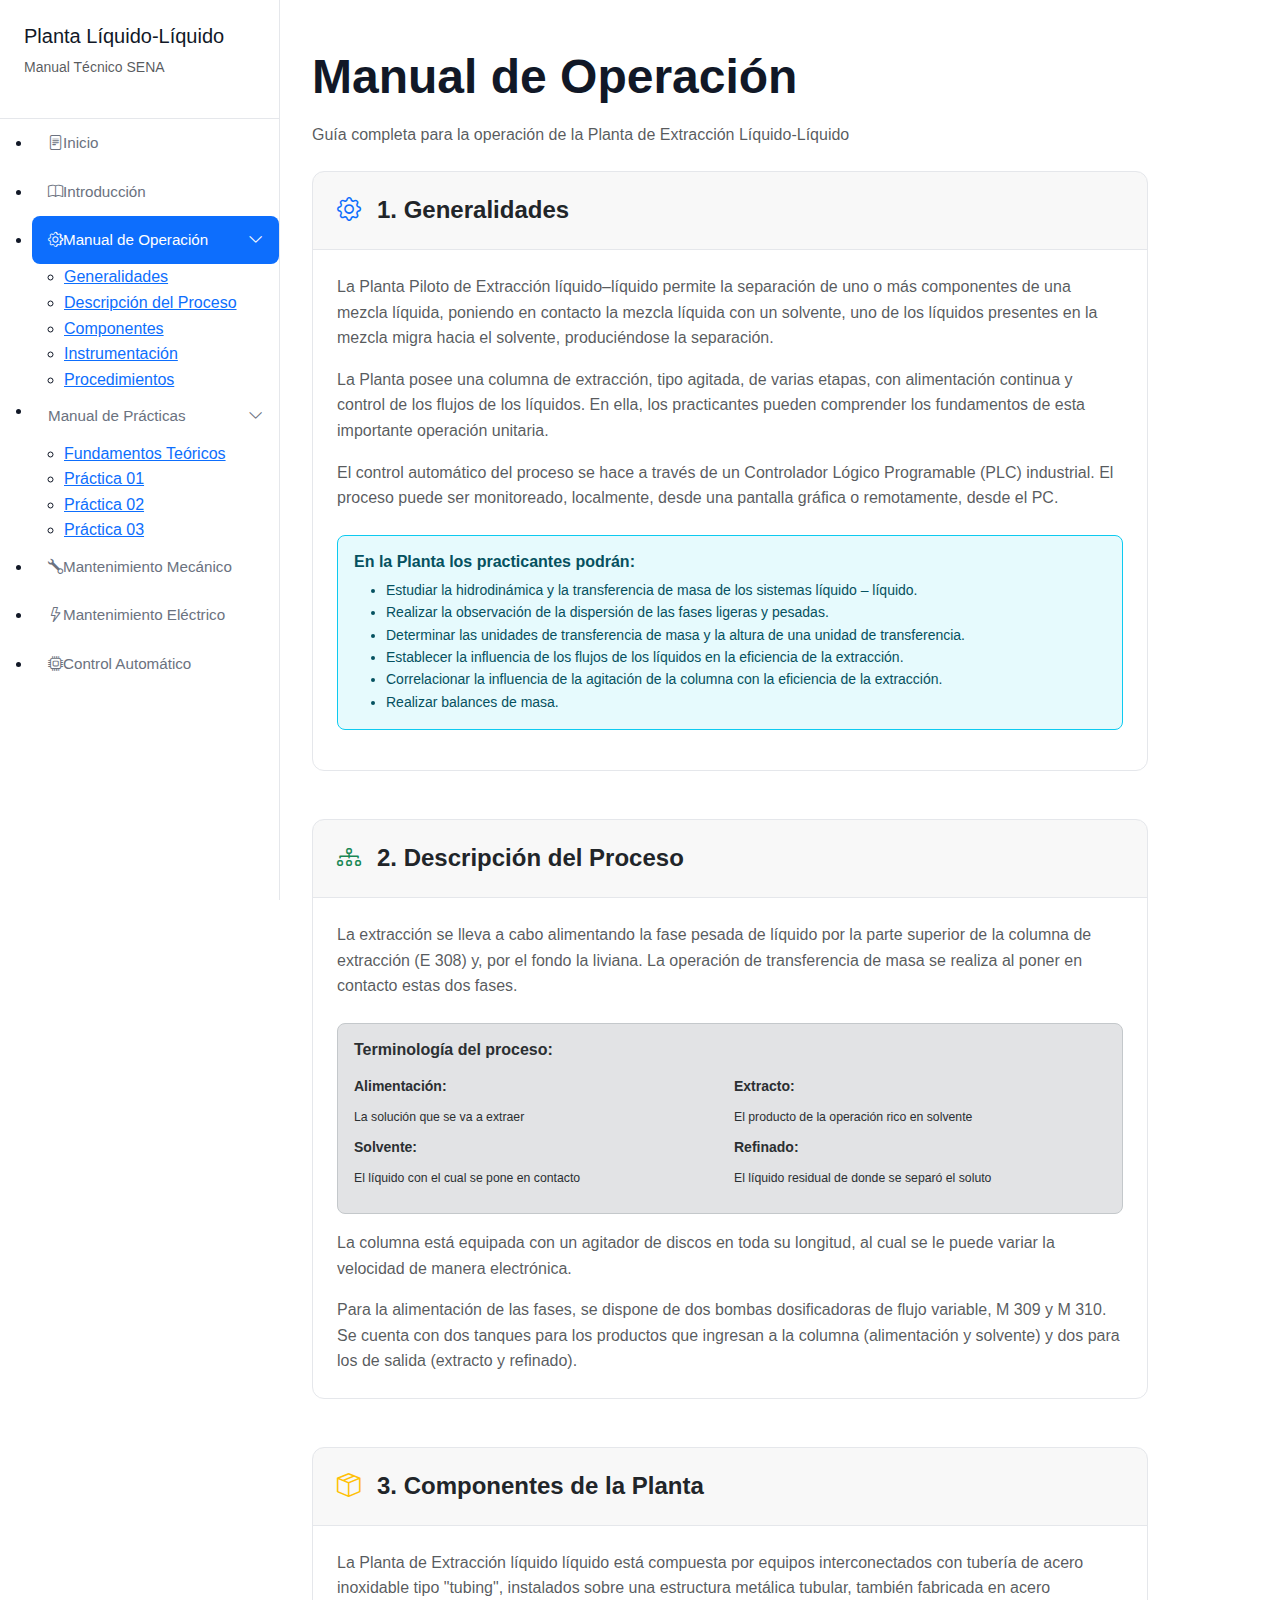
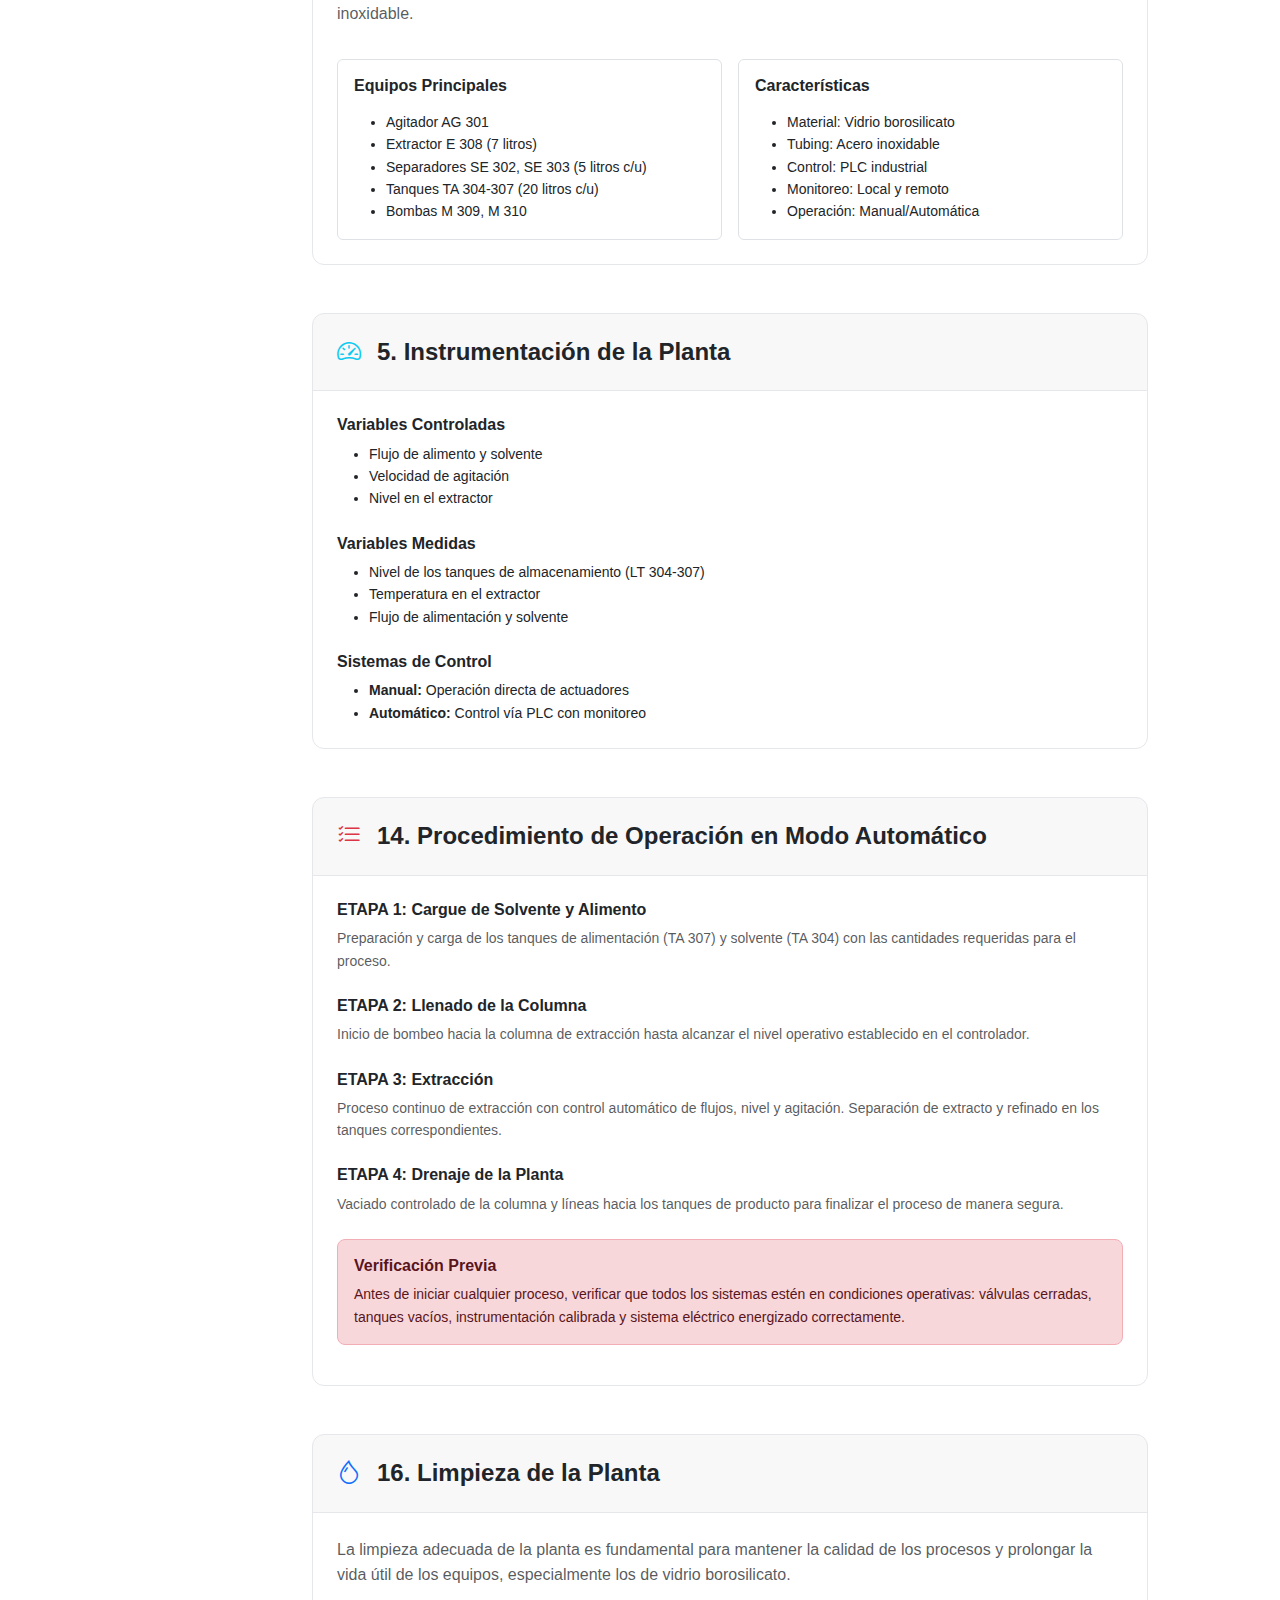
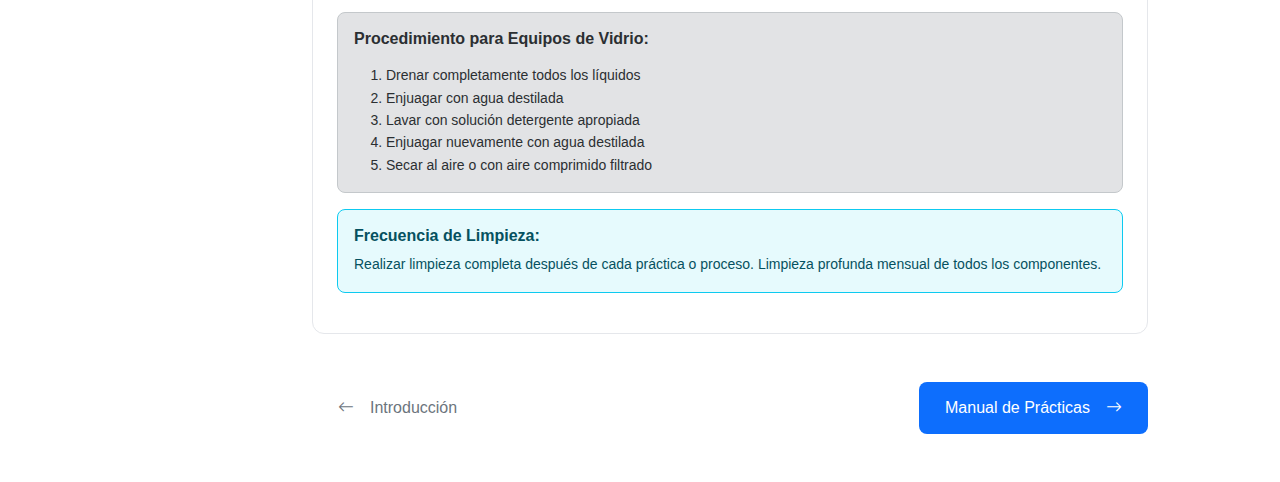
<file: operacion.html>
<!DOCTYPE html>
<html lang="es">
<head>
    <meta charset="UTF-8">
    <meta name="viewport" content="width=device-width, initial-scale=1.0">
    <title>Manual de Operación | Manual Técnico SENA</title>
    
    <!-- Bootstrap CSS -->
    <link href="https://cdn.jsdelivr.net/npm/bootstrap@5.3.2/dist/css/bootstrap.min.css" rel="stylesheet">
    <!-- Bootstrap Icons -->
    <link rel="stylesheet" href="https://cdn.jsdelivr.net/npm/bootstrap-icons@1.11.1/font/bootstrap-icons.css">
    <!-- Custom CSS -->
    <link rel="stylesheet" href="styles.css">
</head>
<body>
    <!-- Navigation Sidebar -->
    <div class="d-flex">
        <nav id="sidebar" class="sidebar">
            <div class="sidebar-header">
                <h5>Planta Líquido-Líquido</h5>
                <p class="text-muted small">Manual Técnico SENA</p>
            </div>
            
            <ul class="nav-items">
                <li><a href="index.html" class="nav-link"><i class="bi bi-file-text"></i> Inicio</a></li>
                <li><a href="introduccion.html" class="nav-link"><i class="bi bi-book"></i> Introducción</a></li>
                <li>
                    <a href="operacion.html" class="nav-link active expanded"><i class="bi bi-gear"></i> Manual de Operación <i class="bi bi-chevron-down ms-auto"></i></a>
                    <ul class="sub-menu show">
                        <li><a href="#generalidades">Generalidades</a></li>
                        <li><a href="#descripcion">Descripción del Proceso</a></li>
                        <li><a href="#componentes">Componentes</a></li>
                        <li><a href="#instrumentacion">Instrumentación</a></li>
                        <li><a href="#procedimientos">Procedimientos</a></li>
                    </ul>
                </li>
                <li>
                    <a href="practicas.html" class="nav-link"><i class="bi bi-flask"></i> Manual de Prácticas <i class="bi bi-chevron-down ms-auto"></i></a>
                    <ul class="sub-menu">
                        <li><a href="practicas.html#fundamentos">Fundamentos Teóricos</a></li>
                        <li><a href="practicas.html#practica-01">Práctica 01</a></li>
                        <li><a href="practicas.html#practica-02">Práctica 02</a></li>
                        <li><a href="practicas.html#practica-03">Práctica 03</a></li>
                    </ul>
                </li>
                <li><a href="mantenimiento-mecanico.html" class="nav-link"><i class="bi bi-wrench"></i> Mantenimiento Mecánico</a></li>
                <li><a href="mantenimiento-electrico.html" class="nav-link"><i class="bi bi-lightning"></i> Mantenimiento Eléctrico</a></li>
                <li><a href="control-automatico.html" class="nav-link"><i class="bi bi-cpu"></i> Control Automático</a></li>
            </ul>
        </nav>

        <!-- Main Content -->
        <main class="main-content">
            <div class="container py-5" style="max-width: 900px;">
                <div class="mb-4">
                    <h1 class="display-5 fw-bold mb-3">Manual de Operación</h1>
                    <p class="text-muted">
                        Guía completa para la operación de la Planta de Extracción Líquido-Líquido
                    </p>
                </div>

                <!-- Generalidades -->
                <section id="generalidades" class="mb-5 scroll-mt-5">
                    <div class="card">
                        <div class="card-header">
                            <h3 class="card-title h5 mb-0">
                                <i class="bi bi-gear text-primary me-2"></i>
                                1. Generalidades
                            </h3>
                        </div>
                        <div class="card-body">
                            <p class="text-muted">
                                La Planta Piloto de Extracción líquido–líquido permite la separación de uno o más componentes 
                                de una mezcla líquida, poniendo en contacto la mezcla líquida con un solvente, uno de los líquidos 
                                presentes en la mezcla migra hacia el solvente, produciéndose la separación.
                            </p>
                            <p class="text-muted">
                                La Planta posee una columna de extracción, tipo agitada, de varias etapas, con alimentación 
                                continua y control de los flujos de los líquidos. En ella, los practicantes pueden comprender 
                                los fundamentos de esta importante operación unitaria.
                            </p>
                            <p class="text-muted">
                                El control automático del proceso se hace a través de un Controlador Lógico Programable (PLC) 
                                industrial. El proceso puede ser monitoreado, localmente, desde una pantalla gráfica o remotamente, 
                                desde el PC.
                            </p>

                            <div class="alert alert-info mt-4">
                                <h6 class="alert-heading fw-bold">En la Planta los practicantes podrán:</h6>
                                <ul class="mb-0 small">
                                    <li>Estudiar la hidrodinámica y la transferencia de masa de los sistemas líquido – líquido.</li>
                                    <li>Realizar la observación de la dispersión de las fases ligeras y pesadas.</li>
                                    <li>Determinar las unidades de transferencia de masa y la altura de una unidad de transferencia.</li>
                                    <li>Establecer la influencia de los flujos de los líquidos en la eficiencia de la extracción.</li>
                                    <li>Correlacionar la influencia de la agitación de la columna con la eficiencia de la extracción.</li>
                                    <li>Realizar balances de masa.</li>
                                </ul>
                            </div>
                        </div>
                    </div>
                </section>

                <!-- Descripción del Proceso -->
                <section id="descripcion" class="mb-5 scroll-mt-5">
                    <div class="card">
                        <div class="card-header">
                            <h3 class="card-title h5 mb-0">
                                <i class="bi bi-diagram-3 text-success me-2"></i>
                                2. Descripción del Proceso
                            </h3>
                        </div>
                        <div class="card-body">
                            <p class="text-muted">
                                La extracción se lleva a cabo alimentando la fase pesada de líquido por la parte superior de la 
                                columna de extracción (E 308) y, por el fondo la liviana. La operación de transferencia de masa 
                                se realiza al poner en contacto estas dos fases.
                            </p>
                            
                            <div class="alert alert-secondary">
                                <h6 class="fw-bold mb-3">Terminología del proceso:</h6>
                                <div class="row g-2">
                                    <div class="col-md-6">
                                        <p class="mb-2"><strong>Alimentación:</strong> <small>La solución que se va a extraer</small></p>
                                        <p class="mb-2"><strong>Solvente:</strong> <small>El líquido con el cual se pone en contacto</small></p>
                                    </div>
                                    <div class="col-md-6">
                                        <p class="mb-2"><strong>Extracto:</strong> <small>El producto de la operación rico en solvente</small></p>
                                        <p class="mb-2"><strong>Refinado:</strong> <small>El líquido residual de donde se separó el soluto</small></p>
                                    </div>
                                </div>
                            </div>

                            <p class="text-muted">
                                La columna está equipada con un agitador de discos en toda su longitud, al cual se le puede 
                                variar la velocidad de manera electrónica.
                            </p>
                            <p class="text-muted">
                                Para la alimentación de las fases, se dispone de dos bombas dosificadoras de flujo variable, 
                                M 309 y M 310. Se cuenta con dos tanques para los productos que ingresan a la columna 
                                (alimentación y solvente) y dos para los de salida (extracto y refinado).
                            </p>
                        </div>
                    </div>
                </section>

                <!-- Componentes -->
                <section id="componentes" class="mb-5 scroll-mt-5">
                    <div class="card">
                        <div class="card-header">
                            <h3 class="card-title h5 mb-0">
                                <i class="bi bi-box-seam text-warning me-2"></i>
                                3. Componentes de la Planta
                            </h3>
                        </div>
                        <div class="card-body">
                            <p class="text-muted">
                                La Planta de Extracción líquido líquido está compuesta por equipos interconectados con tubería 
                                de acero inoxidable tipo "tubing", instalados sobre una estructura metálica tubular, también 
                                fabricada en acero inoxidable.
                            </p>

                            <div class="row g-3 mt-3">
                                <div class="col-md-6">
                                    <div class="border rounded p-3 h-100">
                                        <h6 class="fw-bold mb-3">Equipos Principales</h6>
                                        <ul class="small mb-0">
                                            <li>Agitador AG 301</li>
                                            <li>Extractor E 308 (7 litros)</li>
                                            <li>Separadores SE 302, SE 303 (5 litros c/u)</li>
                                            <li>Tanques TA 304-307 (20 litros c/u)</li>
                                            <li>Bombas M 309, M 310</li>
                                        </ul>
                                    </div>
                                </div>
                                
                                <div class="col-md-6">
                                    <div class="border rounded p-3 h-100">
                                        <h6 class="fw-bold mb-3">Características</h6>
                                        <ul class="small mb-0">
                                            <li>Material: Vidrio borosilicato</li>
                                            <li>Tubing: Acero inoxidable</li>
                                            <li>Control: PLC industrial</li>
                                            <li>Monitoreo: Local y remoto</li>
                                            <li>Operación: Manual/Automática</li>
                                        </ul>
                                    </div>
                                </div>
                            </div>
                        </div>
                    </div>
                </section>

                <!-- Instrumentación -->
                <section id="instrumentacion" class="mb-5 scroll-mt-5">
                    <div class="card">
                        <div class="card-header">
                            <h3 class="card-title h5 mb-0">
                                <i class="bi bi-speedometer2 text-info me-2"></i>
                                5. Instrumentación de la Planta
                            </h3>
                        </div>
                        <div class="card-body">
                            <div class="mb-4">
                                <h6 class="fw-bold">Variables Controladas</h6>
                                <ul class="small">
                                    <li>Flujo de alimento y solvente</li>
                                    <li>Velocidad de agitación</li>
                                    <li>Nivel en el extractor</li>
                                </ul>
                            </div>

                            <div class="mb-4">
                                <h6 class="fw-bold">Variables Medidas</h6>
                                <ul class="small">
                                    <li>Nivel de los tanques de almacenamiento (LT 304-307)</li>
                                    <li>Temperatura en el extractor</li>
                                    <li>Flujo de alimentación y solvente</li>
                                </ul>
                            </div>

                            <div>
                                <h6 class="fw-bold">Sistemas de Control</h6>
                                <ul class="small mb-0">
                                    <li><strong>Manual:</strong> Operación directa de actuadores</li>
                                    <li><strong>Automático:</strong> Control vía PLC con monitoreo</li>
                                </ul>
                            </div>
                        </div>
                    </div>
                </section>

                <!-- Procedimientos -->
                <section id="procedimientos" class="mb-5 scroll-mt-5">
                    <div class="card">
                        <div class="card-header">
                            <h3 class="card-title h5 mb-0">
                                <i class="bi bi-list-check text-danger me-2"></i>
                                14. Procedimiento de Operación en Modo Automático
                            </h3>
                        </div>
                        <div class="card-body">
                            <div class="mb-4 section-border">
                                <h6 class="fw-bold mb-2">ETAPA 1: Cargue de Solvente y Alimento</h6>
                                <p class="small text-muted mb-0">
                                    Preparación y carga de los tanques de alimentación (TA 307) y solvente (TA 304) 
                                    con las cantidades requeridas para el proceso.
                                </p>
                            </div>

                            <div class="mb-4 section-border">
                                <h6 class="fw-bold mb-2">ETAPA 2: Llenado de la Columna</h6>
                                <p class="small text-muted mb-0">
                                    Inicio de bombeo hacia la columna de extracción hasta alcanzar el nivel operativo 
                                    establecido en el controlador.
                                </p>
                            </div>

                            <div class="mb-4 section-border">
                                <h6 class="fw-bold mb-2">ETAPA 3: Extracción</h6>
                                <p class="small text-muted mb-0">
                                    Proceso continuo de extracción con control automático de flujos, nivel y agitación. 
                                    Separación de extracto y refinado en los tanques correspondientes.
                                </p>
                            </div>

                            <div class="mb-4 section-border">
                                <h6 class="fw-bold mb-2">ETAPA 4: Drenaje de la Planta</h6>
                                <p class="small text-muted mb-0">
                                    Vaciado controlado de la columna y líneas hacia los tanques de producto para 
                                    finalizar el proceso de manera segura.
                                </p>
                            </div>

                            <div class="alert alert-danger">
                                <h6 class="alert-heading fw-bold">Verificación Previa</h6>
                                <p class="small mb-0">
                                    Antes de iniciar cualquier proceso, verificar que todos los sistemas estén en condiciones 
                                    operativas: válvulas cerradas, tanques vacíos, instrumentación calibrada y sistema eléctrico 
                                    energizado correctamente.
                                </p>
                            </div>
                        </div>
                    </div>
                </section>

                <!-- Limpieza -->
                <section class="mb-5">
                    <div class="card">
                        <div class="card-header">
                            <h3 class="card-title h5 mb-0">
                                <i class="bi bi-droplet text-primary me-2"></i>
                                16. Limpieza de la Planta
                            </h3>
                        </div>
                        <div class="card-body">
                            <p class="text-muted">
                                La limpieza adecuada de la planta es fundamental para mantener la calidad de los procesos 
                                y prolongar la vida útil de los equipos, especialmente los de vidrio borosilicato.
                            </p>

                            <div class="alert alert-secondary">
                                <h6 class="fw-bold mb-3">Procedimiento para Equipos de Vidrio:</h6>
                                <ol class="small mb-0">
                                    <li>Drenar completamente todos los líquidos</li>
                                    <li>Enjuagar con agua destilada</li>
                                    <li>Lavar con solución detergente apropiada</li>
                                    <li>Enjuagar nuevamente con agua destilada</li>
                                    <li>Secar al aire o con aire comprimido filtrado</li>
                                </ol>
                            </div>

                            <div class="alert alert-info mt-3">
                                <h6 class="fw-bold mb-2">Frecuencia de Limpieza:</h6>
                                <p class="small mb-0">
                                    Realizar limpieza completa después de cada práctica o proceso. Limpieza profunda 
                                    mensual de todos los componentes.
                                </p>
                            </div>
                        </div>
                    </div>
                </section>

                <!-- Navigation Buttons -->
                <div class="d-flex justify-content-between mt-5">
                    <a href="introduccion.html" class="btn btn-outline-secondary">
                        <i class="bi bi-arrow-left me-2"></i>Introducción
                    </a>
                    <a href="practicas.html" class="btn btn-primary">
                        Manual de Prácticas<i class="bi bi-arrow-right ms-2"></i>
                    </a>
                </div>
            </div>
        </main>
    </div>

    <!-- Bootstrap JS -->
    <script src="https://cdn.jsdelivr.net/npm/bootstrap@5.3.2/dist/js/bootstrap.bundle.min.js"></script>
    <!-- Custom JS -->
    <script src="script.js"></script>
</body>
</html>
</file>
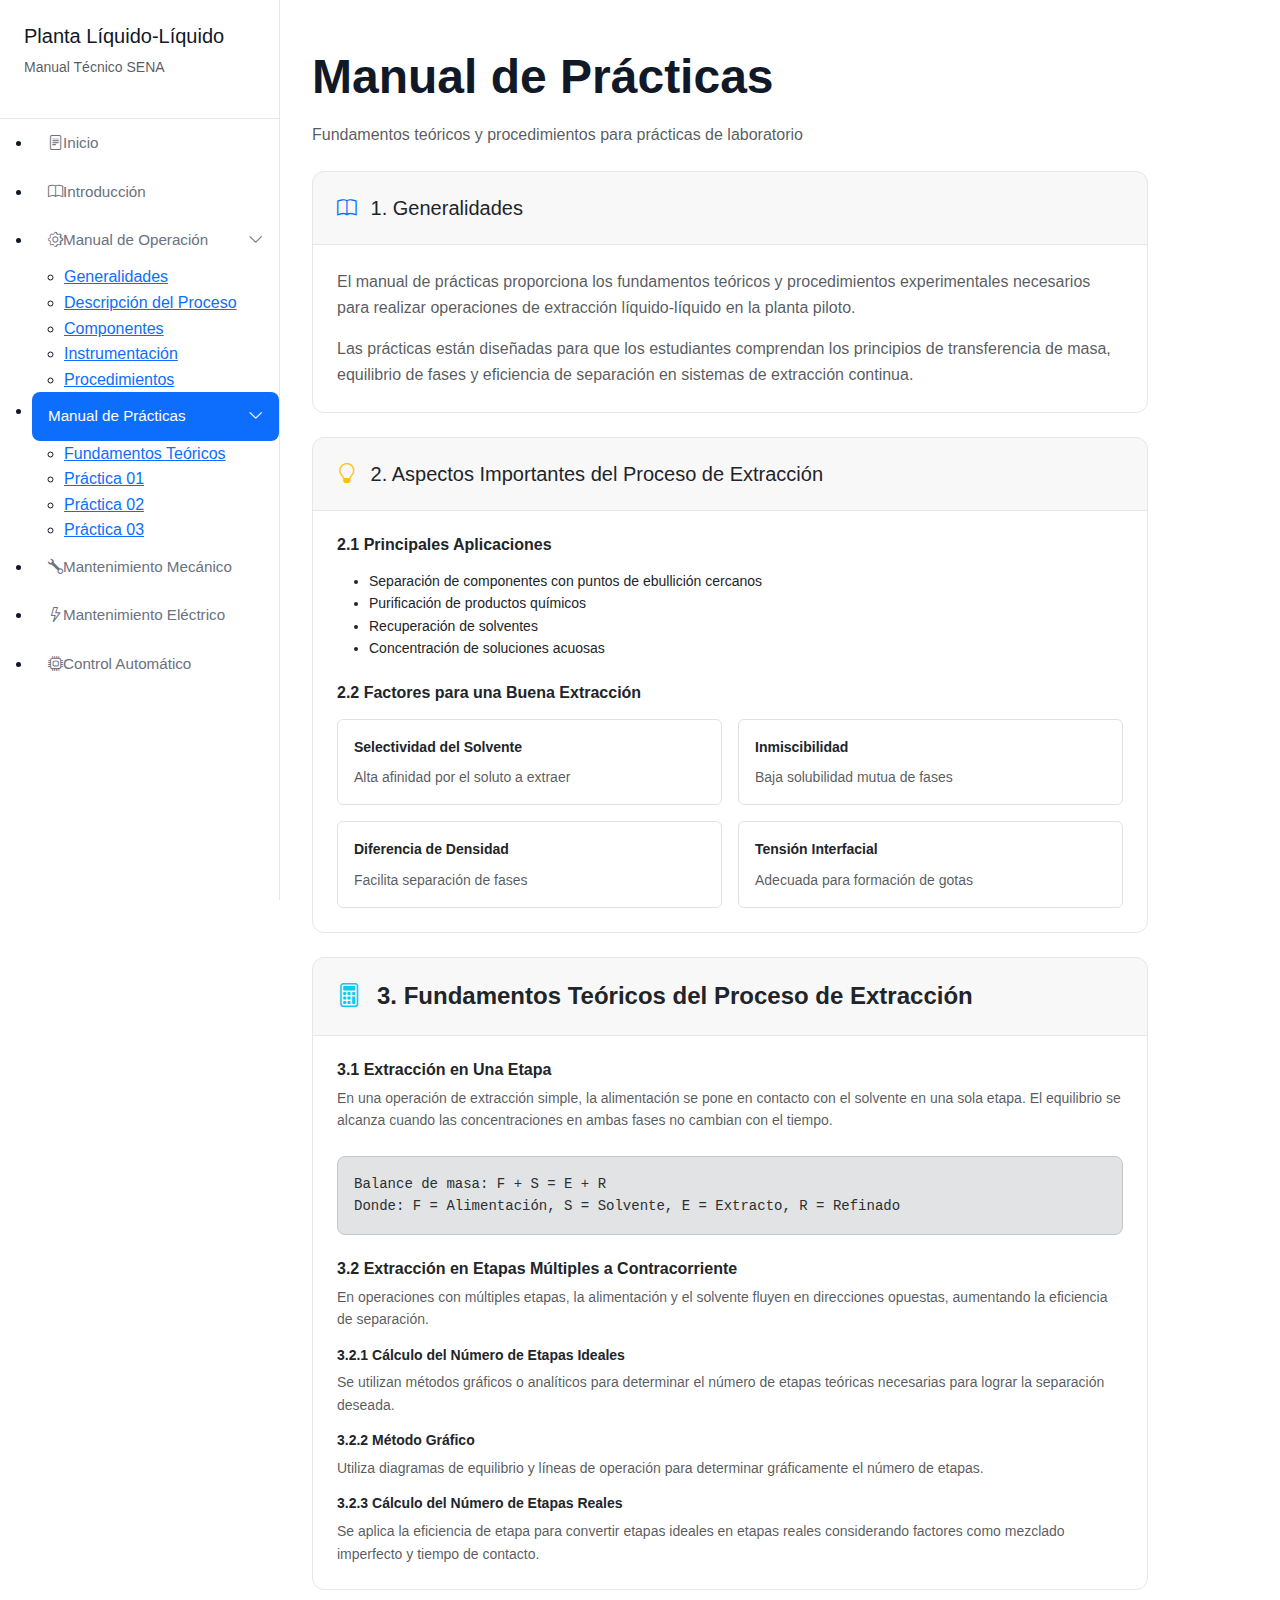
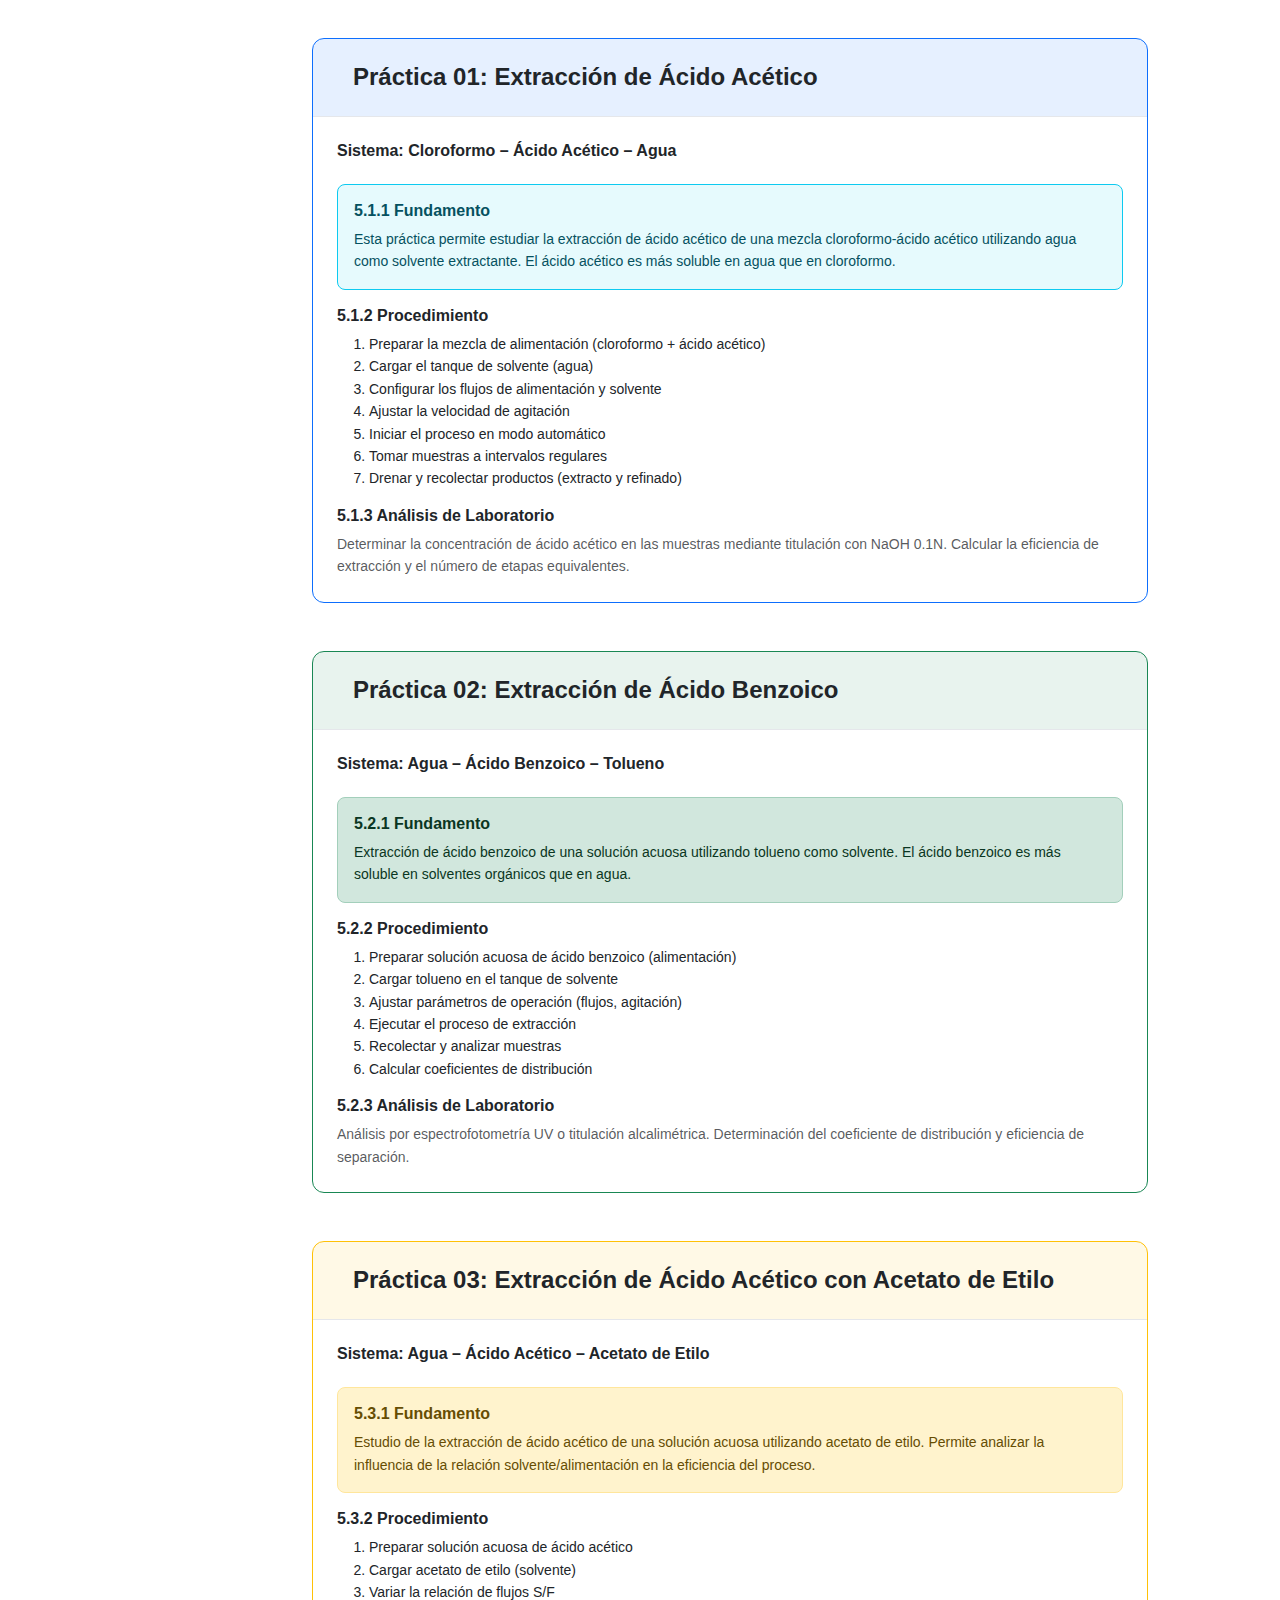
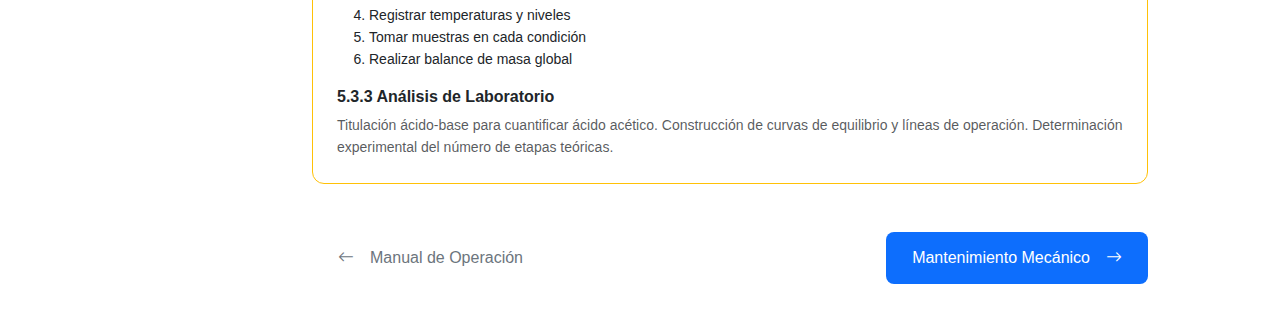
<file: practicas.html>
<!DOCTYPE html>
<html lang="es">
<head>
    <meta charset="UTF-8">
    <meta name="viewport" content="width=device-width, initial-scale=1.0">
    <title>Manual de Prácticas | Manual Técnico SENA</title>
    
    <!-- Bootstrap CSS -->
    <link href="https://cdn.jsdelivr.net/npm/bootstrap@5.3.2/dist/css/bootstrap.min.css" rel="stylesheet">
    <!-- Bootstrap Icons -->
    <link rel="stylesheet" href="https://cdn.jsdelivr.net/npm/bootstrap-icons@1.11.1/font/bootstrap-icons.css">
    <!-- Custom CSS -->
    <link rel="stylesheet" href="styles.css">
</head>
<body>
    <!-- Navigation Sidebar -->
    <div class="d-flex">
        <nav id="sidebar" class="sidebar">
            <div class="sidebar-header">
                <h5>Planta Líquido-Líquido</h5>
                <p class="text-muted small">Manual Técnico SENA</p>
            </div>
            
            <ul class="nav-items">
                <li><a href="index.html" class="nav-link"><i class="bi bi-file-text"></i> Inicio</a></li>
                <li><a href="introduccion.html" class="nav-link"><i class="bi bi-book"></i> Introducción</a></li>
                <li>
                    <a href="operacion.html" class="nav-link"><i class="bi bi-gear"></i> Manual de Operación <i class="bi bi-chevron-down ms-auto"></i></a>
                    <ul class="sub-menu">
                        <li><a href="operacion.html#generalidades">Generalidades</a></li>
                        <li><a href="operacion.html#descripcion">Descripción del Proceso</a></li>
                        <li><a href="operacion.html#componentes">Componentes</a></li>
                        <li><a href="operacion.html#instrumentacion">Instrumentación</a></li>
                        <li><a href="operacion.html#procedimientos">Procedimientos</a></li>
                    </ul>
                </li>
                <li>
                    <a href="practicas.html" class="nav-link active expanded"><i class="bi bi-flask"></i> Manual de Prácticas <i class="bi bi-chevron-down ms-auto"></i></a>
                    <ul class="sub-menu show">
                        <li><a href="#fundamentos">Fundamentos Teóricos</a></li>
                        <li><a href="#practica-01">Práctica 01</a></li>
                        <li><a href="#practica-02">Práctica 02</a></li>
                        <li><a href="#practica-03">Práctica 03</a></li>
                    </ul>
                </li>
                <li><a href="mantenimiento-mecanico.html" class="nav-link"><i class="bi bi-wrench"></i> Mantenimiento Mecánico</a></li>
                <li><a href="mantenimiento-electrico.html" class="nav-link"><i class="bi bi-lightning"></i> Mantenimiento Eléctrico</a></li>
                <li><a href="control-automatico.html" class="nav-link"><i class="bi bi-cpu"></i> Control Automático</a></li>
            </ul>
        </nav>

        <!-- Main Content -->
        <main class="main-content">
            <div class="container py-5" style="max-width: 900px;">
                <div class="mb-4">
                    <h1 class="display-5 fw-bold mb-3">Manual de Prácticas</h1>
                    <p class="text-muted">
                        Fundamentos teóricos y procedimientos para prácticas de laboratorio
                    </p>
                </div>

                <!-- Generalidades -->
                <div class="card mb-4">
                    <div class="card-header">
                        <h5 class="card-title mb-0">
                            <i class="bi bi-book text-primary me-2"></i>
                            1. Generalidades
                        </h5>
                    </div>
                    <div class="card-body">
                        <p class="text-muted">
                            El manual de prácticas proporciona los fundamentos teóricos y procedimientos experimentales 
                            necesarios para realizar operaciones de extracción líquido-líquido en la planta piloto.
                        </p>
                        <p class="text-muted">
                            Las prácticas están diseñadas para que los estudiantes comprendan los principios de transferencia 
                            de masa, equilibrio de fases y eficiencia de separación en sistemas de extracción continua.
                        </p>
                    </div>
                </div>

                <!-- Aspectos Importantes -->
                <div class="card mb-4">
                    <div class="card-header">
                        <h5 class="card-title mb-0">
                            <i class="bi bi-lightbulb text-warning me-2"></i>
                            2. Aspectos Importantes del Proceso de Extracción
                        </h5>
                    </div>
                    <div class="card-body">
                        <h6 class="fw-bold mb-3">2.1 Principales Aplicaciones</h6>
                        <ul class="small">
                            <li>Separación de componentes con puntos de ebullición cercanos</li>
                            <li>Purificación de productos químicos</li>
                            <li>Recuperación de solventes</li>
                            <li>Concentración de soluciones acuosas</li>
                        </ul>

                        <h6 class="fw-bold mb-3 mt-4">2.2 Factores para una Buena Extracción</h6>
                        <div class="row g-3">
                            <div class="col-md-6">
                                <div class="border rounded p-3">
                                    <p class="fw-bold small mb-2">Selectividad del Solvente</p>
                                    <p class="small text-muted mb-0">Alta afinidad por el soluto a extraer</p>
                                </div>
                            </div>
                            <div class="col-md-6">
                                <div class="border rounded p-3">
                                    <p class="fw-bold small mb-2">Inmiscibilidad</p>
                                    <p class="small text-muted mb-0">Baja solubilidad mutua de fases</p>
                                </div>
                            </div>
                            <div class="col-md-6">
                                <div class="border rounded p-3">
                                    <p class="fw-bold small mb-2">Diferencia de Densidad</p>
                                    <p class="small text-muted mb-0">Facilita separación de fases</p>
                                </div>
                            </div>
                            <div class="col-md-6">
                                <div class="border rounded p-3">
                                    <p class="fw-bold small mb-2">Tensión Interfacial</p>
                                    <p class="small text-muted mb-0">Adecuada para formación de gotas</p>
                                </div>
                            </div>
                        </div>
                    </div>
                </div>

                <!-- Fundamentos Teóricos -->
                <section id="fundamentos" class="mb-5 scroll-mt-5">
                    <div class="card">
                        <div class="card-header">
                            <h3 class="card-title h5 mb-0">
                                <i class="bi bi-calculator text-info me-2"></i>
                                3. Fundamentos Teóricos del Proceso de Extracción
                            </h3>
                        </div>
                        <div class="card-body">
                            <div class="mb-4">
                                <h6 class="fw-bold">3.1 Extracción en Una Etapa</h6>
                                <p class="small text-muted mb-3">
                                    En una operación de extracción simple, la alimentación se pone en contacto con el solvente 
                                    en una sola etapa. El equilibrio se alcanza cuando las concentraciones en ambas fases 
                                    no cambian con el tiempo.
                                </p>
                                <div class="alert alert-secondary">
                                    <p class="small font-monospace mb-0">
                                        Balance de masa: F + S = E + R<br>
                                        Donde: F = Alimentación, S = Solvente, E = Extracto, R = Refinado
                                    </p>
                                </div>
                            </div>

                            <div>
                                <h6 class="fw-bold">3.2 Extracción en Etapas Múltiples a Contracorriente</h6>
                                <p class="small text-muted mb-3">
                                    En operaciones con múltiples etapas, la alimentación y el solvente fluyen en direcciones 
                                    opuestas, aumentando la eficiencia de separación.
                                </p>
                                
                                <div class="section-border mb-3">
                                    <h6 class="small fw-bold mb-2">3.2.1 Cálculo del Número de Etapas Ideales</h6>
                                    <p class="small text-muted mb-0">
                                        Se utilizan métodos gráficos o analíticos para determinar el número de etapas 
                                        teóricas necesarias para lograr la separación deseada.
                                    </p>
                                </div>

                                <div class="section-border mb-3">
                                    <h6 class="small fw-bold mb-2">3.2.2 Método Gráfico</h6>
                                    <p class="small text-muted mb-0">
                                        Utiliza diagramas de equilibrio y líneas de operación para determinar 
                                        gráficamente el número de etapas.
                                    </p>
                                </div>

                                <div class="section-border">
                                    <h6 class="small fw-bold mb-2">3.2.3 Cálculo del Número de Etapas Reales</h6>
                                    <p class="small text-muted mb-0">
                                        Se aplica la eficiencia de etapa para convertir etapas ideales en etapas reales 
                                        considerando factores como mezclado imperfecto y tiempo de contacto.
                                    </p>
                                </div>
                            </div>
                        </div>
                    </div>
                </section>

                <!-- Práctica 01 -->
                <section id="practica-01" class="mb-5 scroll-mt-5">
                    <div class="card border-primary">
                        <div class="card-header bg-primary bg-opacity-10">
                            <h3 class="card-title h5 mb-0">
                                <i class="bi bi-flask text-primary me-2"></i>
                                Práctica 01: Extracción de Ácido Acético
                            </h3>
                        </div>
                        <div class="card-body">
                            <h6 class="fw-bold">Sistema: Cloroformo – Ácido Acético – Agua</h6>
                            
                            <div class="alert alert-info mb-3">
                                <h6 class="fw-bold mb-2">5.1.1 Fundamento</h6>
                                <p class="small mb-0">
                                    Esta práctica permite estudiar la extracción de ácido acético de una mezcla 
                                    cloroformo-ácido acético utilizando agua como solvente extractante. El ácido acético 
                                    es más soluble en agua que en cloroformo.
                                </p>
                            </div>

                            <div class="mb-3">
                                <h6 class="fw-bold">5.1.2 Procedimiento</h6>
                                <ol class="small">
                                    <li>Preparar la mezcla de alimentación (cloroformo + ácido acético)</li>
                                    <li>Cargar el tanque de solvente (agua)</li>
                                    <li>Configurar los flujos de alimentación y solvente</li>
                                    <li>Ajustar la velocidad de agitación</li>
                                    <li>Iniciar el proceso en modo automático</li>
                                    <li>Tomar muestras a intervalos regulares</li>
                                    <li>Drenar y recolectar productos (extracto y refinado)</li>
                                </ol>
                            </div>

                            <div>
                                <h6 class="fw-bold">5.1.3 Análisis de Laboratorio</h6>
                                <p class="small text-muted mb-0">
                                    Determinar la concentración de ácido acético en las muestras mediante titulación 
                                    con NaOH 0.1N. Calcular la eficiencia de extracción y el número de etapas equivalentes.
                                </p>
                            </div>
                        </div>
                    </div>
                </section>

                <!-- Práctica 02 -->
                <section id="practica-02" class="mb-5 scroll-mt-5">
                    <div class="card border-success">
                        <div class="card-header bg-success bg-opacity-10">
                            <h3 class="card-title h5 mb-0">
                                <i class="bi bi-flask text-success me-2"></i>
                                Práctica 02: Extracción de Ácido Benzoico
                            </h3>
                        </div>
                        <div class="card-body">
                            <h6 class="fw-bold">Sistema: Agua – Ácido Benzoico – Tolueno</h6>
                            
                            <div class="alert alert-success bg-opacity-10 mb-3">
                                <h6 class="fw-bold mb-2">5.2.1 Fundamento</h6>
                                <p class="small mb-0">
                                    Extracción de ácido benzoico de una solución acuosa utilizando tolueno como solvente. 
                                    El ácido benzoico es más soluble en solventes orgánicos que en agua.
                                </p>
                            </div>

                            <div class="mb-3">
                                <h6 class="fw-bold">5.2.2 Procedimiento</h6>
                                <ol class="small">
                                    <li>Preparar solución acuosa de ácido benzoico (alimentación)</li>
                                    <li>Cargar tolueno en el tanque de solvente</li>
                                    <li>Ajustar parámetros de operación (flujos, agitación)</li>
                                    <li>Ejecutar el proceso de extracción</li>
                                    <li>Recolectar y analizar muestras</li>
                                    <li>Calcular coeficientes de distribución</li>
                                </ol>
                            </div>

                            <div>
                                <h6 class="fw-bold">5.2.3 Análisis de Laboratorio</h6>
                                <p class="small text-muted mb-0">
                                    Análisis por espectrofotometría UV o titulación alcalimétrica. Determinación 
                                    del coeficiente de distribución y eficiencia de separación.
                                </p>
                            </div>
                        </div>
                    </div>
                </section>

                <!-- Práctica 03 -->
                <section id="practica-03" class="mb-5 scroll-mt-5">
                    <div class="card border-warning">
                        <div class="card-header bg-warning bg-opacity-10">
                            <h3 class="card-title h5 mb-0">
                                <i class="bi bi-flask text-warning me-2"></i>
                                Práctica 03: Extracción de Ácido Acético con Acetato de Etilo
                            </h3>
                        </div>
                        <div class="card-body">
                            <h6 class="fw-bold">Sistema: Agua – Ácido Acético – Acetato de Etilo</h6>
                            
                            <div class="alert alert-warning bg-opacity-10 mb-3">
                                <h6 class="fw-bold mb-2">5.3.1 Fundamento</h6>
                                <p class="small mb-0">
                                    Estudio de la extracción de ácido acético de una solución acuosa utilizando 
                                    acetato de etilo. Permite analizar la influencia de la relación solvente/alimentación 
                                    en la eficiencia del proceso.
                                </p>
                            </div>

                            <div class="mb-3">
                                <h6 class="fw-bold">5.3.2 Procedimiento</h6>
                                <ol class="small">
                                    <li>Preparar solución acuosa de ácido acético</li>
                                    <li>Cargar acetato de etilo (solvente)</li>
                                    <li>Variar la relación de flujos S/F</li>
                                    <li>Registrar temperaturas y niveles</li>
                                    <li>Tomar muestras en cada condición</li>
                                    <li>Realizar balance de masa global</li>
                                </ol>
                            </div>

                            <div>
                                <h6 class="fw-bold">5.3.3 Análisis de Laboratorio</h6>
                                <p class="small text-muted mb-0">
                                    Titulación ácido-base para cuantificar ácido acético. Construcción de curvas 
                                    de equilibrio y líneas de operación. Determinación experimental del número de 
                                    etapas teóricas.
                                </p>
                            </div>
                        </div>
                    </div>
                </section>

                <!-- Navigation Buttons -->
                <div class="d-flex justify-content-between mt-5">
                    <a href="operacion.html" class="btn btn-outline-secondary">
                        <i class="bi bi-arrow-left me-2"></i>Manual de Operación
                    </a>
                    <a href="mantenimiento-mecanico.html" class="btn btn-primary">
                        Mantenimiento Mecánico<i class="bi bi-arrow-right ms-2"></i>
                    </a>
                </div>
            </div>
        </main>
    </div>

    <!-- Bootstrap JS -->
    <script src="https://cdn.jsdelivr.net/npm/bootstrap@5.3.2/dist/js/bootstrap.bundle.min.js"></script>
    <!-- Custom JS -->
    <script src="script.js"></script>
</body>
</html>
</file>
<file: styles.css>
/* Reset y Variables */
* {
    margin: 0;
    padding: 0;
    box-sizing: border-box;
}

:root {
    --primary: #0d6efd;
    --success: #198754;
    --danger: #dc3545;
    --warning: #ffc107;
    --info: #0dcaf0;
    --red: #ef4444;
    --blue: #0d6efd;
    --green: #198754;
    --orange: #f97316;
    --yellow: #fbbf24;
    --purple: #a855f7;
    --gray-50: #f9fafb;
    --gray-100: #f3f4f6;
    --gray-200: #e5e7eb;
    --gray-300: #d1d5db;
    --gray-600: #6b7280;
    --gray-700: #374151;
    --gray-900: #111827;
    --sidebar-width: 280px;
}

html {
    scroll-behavior: smooth;
}

body {
    font-family: -apple-system, BlinkMacSystemFont, 'Segoe UI', Roboto, 'Helvetica Neue', Arial, sans-serif;
    line-height: 1.6;
    color: var(--gray-900);
    background-color: #ffffff;
}

/* Sidebar */
.sidebar {
    position: fixed;
    top: 0;
    left: 0;
    width: var(--sidebar-width);
    height: 100vh;
    background: white;
    border-right: 1px solid var(--gray-200);
    overflow-y: auto;
    z-index: 1000;
}

.sidebar-header {
    padding: 1.5rem;
    border-bottom: 1px solid var(--gray-200);
}

.sidebar-header h2 {
    font-size: 1.125rem;
    font-weight: 600;
    margin-bottom: 0.25rem;
    color: var(--gray-900);
}

.sidebar-subtitle {
    font-size: 0.875rem;
    color: var(--gray-600);
}

.nav-menu {
    list-style: none;
    padding: 1rem;
}

.nav-menu > li {
    margin-bottom: 0.5rem;
}

.nav-link {
    display: flex;
    align-items: center;
    padding: 0.75rem 1rem;
    color: var(--gray-600);
    text-decoration: none;
    border-radius: 0.5rem;
    transition: all 0.2s;
    font-size: 0.95rem;
    cursor: pointer;
}

.nav-link .icon {
    width: 20px;
    height: 20px;
    margin-right: 0.75rem;
    flex-shrink: 0;
    stroke: currentColor;
    stroke-width: 2;
    fill: none;
}

.nav-link span {
    flex: 1;
}

.nav-link .chevron {
    width: 16px;
    height: 16px;
    margin-left: auto;
    stroke: currentColor;
    stroke-width: 2;
    fill: none;
    transition: transform 0.2s;
}

.nav-link:hover {
    background-color: var(--gray-100);
    color: var(--gray-900);
}

.nav-link.active {
    background-color: var(--primary);
    color: white;
}

.nav-link.expanded .chevron {
    transform: rotate(180deg);
}

.submenu {
    list-style: none;
    margin-left: 2.5rem;
    margin-top: 0.5rem;
    display: none;
}

.submenu.show {
    display: block;
}

.submenu a {
    display: block;
    padding: 0.5rem 0.75rem;
    color: var(--gray-600);
    text-decoration: none;
    font-size: 0.875rem;
    border-radius: 0.5rem;
    transition: all 0.2s;
}

.submenu a:hover {
    background-color: var(--gray-100);
    color: var(--gray-900);
}

/* Main Content */
.main-content {
    margin-left: var(--sidebar-width);
    min-height: 100vh;
    background: white;
}

.container {
    max-width: 1200px;
    margin: 0 auto;
    padding: 3rem 2rem;
}

/* Hero Section */
.hero {
    text-align: center;
    margin-bottom: 3rem;
}

.badge {
    display: inline-flex;
    align-items: center;
    gap: 0.5rem;
    padding: 0.5rem 1rem;
    background-color: rgba(13, 110, 253, 0.1);
    color: var(--primary);
    border-radius: 50px;
    font-size: 0.875rem;
    font-weight: 500;
    margin-bottom: 1.5rem;
}

.badge .icon-sm {
    width: 16px;
    height: 16px;
    stroke: currentColor;
    stroke-width: 2;
    fill: none;
}

.hero-title {
    font-size: 3rem;
    font-weight: 700;
    line-height: 1.2;
    margin-bottom: 1.5rem;
    color: var(--gray-900);
}

.text-primary {
    color: var(--primary);
}

.hero-subtitle {
    color: var(--gray-600);
}

.hero-subtitle .lead {
    font-size: 1.25rem;
    margin-bottom: 0.5rem;
}

.hero-subtitle p {
    margin-bottom: 0.25rem;
}

.hero-subtitle .date {
    margin-top: 1rem;
    font-size: 0.875rem;
    font-weight: 500;
}

/* Buttons */
.btn-group {
    display: flex;
    gap: 1rem;
    justify-content: center;
    margin-bottom: 3rem;
    flex-wrap: wrap;
}

.btn {
    display: inline-flex;
    align-items: center;
    gap: 0.5rem;
    padding: 0.75rem 1.5rem;
    font-size: 1rem;
    font-weight: 500;
    text-decoration: none;
    border-radius: 0.5rem;
    border: 2px solid transparent;
    cursor: pointer;
    transition: all 0.2s;
}

.btn-primary {
    background-color: var(--primary);
    color: white;
}

.btn-primary:hover {
    background-color: #0b5ed7;
}

.btn-outline {
    background-color: transparent;
    color: var(--primary);
    border-color: var(--primary);
}

.btn-outline:hover {
    background-color: var(--primary);
    color: white;
}

.btn .icon-sm {
    width: 16px;
    height: 16px;
    stroke: currentColor;
    stroke-width: 2;
    fill: none;
}

/* Cards */
.card {
    background: white;
    border: 1px solid var(--gray-200);
    border-radius: 0.75rem;
    margin-bottom: 2rem;
    overflow: hidden;
}

.card-header {
    padding: 1.5rem;
    border-bottom: 1px solid var(--gray-200);
}

.card-header h2,
.card-header h3 {
    font-size: 1.5rem;
    font-weight: 600;
    margin: 0;
    display: flex;
    align-items: center;
    gap: 0.5rem;
}

.card-subtitle {
    font-size: 0.875rem;
    color: var(--gray-600);
    margin-top: 0.25rem;
}

.card-body {
    padding: 1.5rem;
}

.card-body p {
    margin-bottom: 1rem;
}

.card-body p:last-child {
    margin-bottom: 0;
}

.lead {
    font-size: 1.125rem;
    font-weight: 400;
    color: var(--gray-700);
}

/* Card Hover */
.card-hover {
    text-decoration: none;
    color: inherit;
    display: block;
    transition: all 0.3s;
}

.card-hover:hover {
    transform: translateY(-4px);
    box-shadow: 0 10px 25px rgba(0, 0, 0, 0.1);
    border-color: var(--primary);
}

.card-danger {
    border-color: var(--danger);
}

.card-danger .card-header {
    background-color: rgba(220, 53, 69, 0.05);
    border-bottom-color: var(--danger);
}

/* Grid System */
.grid {
    display: grid;
    gap: 1.5rem;
}

.grid-2 {
    grid-template-columns: repeat(2, 1fr);
}

.grid-3 {
    grid-template-columns: repeat(3, 1fr);
}

/* Feature List */
.feature-list {
    list-style: none;
}

.feature-list li {
    display: flex;
    align-items: flex-start;
    gap: 0.75rem;
    margin-bottom: 0.75rem;
    font-size: 0.95rem;
    color: var(--gray-700);
}

.feature-list li::before {
    content: '';
    width: 6px;
    height: 6px;
    background-color: var(--primary);
    border-radius: 50%;
    margin-top: 0.5rem;
    flex-shrink: 0;
}

/* Specs Table */
.specs-table {
    width: 100%;
    font-size: 0.95rem;
}

.specs-table tr {
    border-bottom: 1px solid var(--gray-200);
}

.specs-table tr:last-child {
    border-bottom: none;
}

.specs-table td {
    padding: 0.75rem 0;
}

.specs-table td:first-child {
    color: var(--gray-600);
}

.text-bold {
    font-weight: 600;
    color: var(--gray-900);
}

/* Icons */
.icon-sm {
    width: 20px;
    height: 20px;
    stroke: currentColor;
    stroke-width: 2;
    fill: none;
}

.icon-lg {
    width: 48px;
    height: 48px;
    stroke: currentColor;
    stroke-width: 2;
    fill: none;
}

.icon-wrapper {
    margin-bottom: 1rem;
}

.icon-red { color: var(--red); }
.icon-blue { color: var(--blue); }
.icon-green { color: var(--green); }
.icon-orange { color: var(--orange); }
.icon-yellow { color: var(--yellow); }
.icon-purple { color: var(--purple); }
.icon-primary { color: var(--primary); }
.icon-success { color: var(--success); }
.icon-danger { color: var(--danger); }

/* Manual Content Section */
.manual-content {
    margin-bottom: 3rem;
}

.manual-content h2 {
    font-size: 2rem;
    font-weight: 700;
    margin-bottom: 0.75rem;
}

.section-subtitle {
    color: var(--gray-600);
    margin-bottom: 2rem;
}

/* Objectives */
.objectives-list {
    display: flex;
    flex-direction: column;
    gap: 1.5rem;
}

.objective-item {
    display: flex;
    gap: 1rem;
}

.objective-item .icon-sm {
    flex-shrink: 0;
    margin-top: 0.25rem;
}

.objective-item h4 {
    font-size: 1rem;
    font-weight: 600;
    margin-bottom: 0.25rem;
}

.objective-item p {
    font-size: 0.875rem;
    color: var(--gray-600);
    margin: 0;
}

/* Safety Items */
.safety-item {
    margin-bottom: 1.5rem;
}

.safety-item:last-child {
    margin-bottom: 0;
}

.safety-item h4 {
    font-size: 1rem;
    font-weight: 600;
    margin-bottom: 0.5rem;
}

.safety-item p {
    font-size: 0.875rem;
    color: var(--gray-700);
    margin: 0;
}

/* Alerts */
.alert {
    padding: 1rem;
    border-radius: 0.5rem;
    margin-top: 1.5rem;
}

.alert-info {
    background-color: rgba(13, 202, 240, 0.1);
    border: 1px solid var(--info);
}

.alert strong {
    display: block;
    margin-bottom: 0.5rem;
    font-weight: 600;
}

.alert p {
    font-size: 0.875rem;
    margin: 0;
}

/* Back to Top Button */
.back-to-top {
    position: fixed;
    bottom: 2rem;
    right: 2rem;
    width: 50px;
    height: 50px;
    background-color: var(--primary);
    color: white;
    border: none;
    border-radius: 50%;
    cursor: pointer;
    display: none;
    align-items: center;
    justify-content: center;
    box-shadow: 0 4px 12px rgba(0, 0, 0, 0.15);
    transition: all 0.3s;
    z-index: 999;
}

.back-to-top:hover {
    background-color: #0b5ed7;
    transform: translateY(-4px);
}

.back-to-top.show {
    display: flex;
}

.back-to-top svg {
    width: 24px;
    height: 24px;
    stroke: currentColor;
    stroke-width: 2;
    fill: none;
}

/* Responsive Design */
@media (max-width: 1024px) {
    .grid-3 {
        grid-template-columns: repeat(2, 1fr);
    }
}

@media (max-width: 768px) {
    .sidebar {
        transform: translateX(-100%);
        transition: transform 0.3s;
    }

    .sidebar.show {
        transform: translateX(0);
    }

    .main-content {
        margin-left: 0;
    }

    .container {
        padding: 2rem 1rem;
    }

    .hero-title {
        font-size: 2rem;
    }

    .grid-2,
    .grid-3 {
        grid-template-columns: 1fr;
    }

    .btn-group {
        flex-direction: column;
    }
}

/* Scrollbar Styling */
.sidebar::-webkit-scrollbar {
    width: 6px;
}

.sidebar::-webkit-scrollbar-track {
    background: var(--gray-100);
}

.sidebar::-webkit-scrollbar-thumb {
    background: var(--gray-300);
    border-radius: 3px;
}

.sidebar::-webkit-scrollbar-thumb:hover {
    background: var(--gray-600);
}

/* Print Styles */
@media print {
    .sidebar,
    .back-to-top,
    .btn-group {
        display: none;
    }

    .main-content {
        margin-left: 0;
    }
}
</file>
